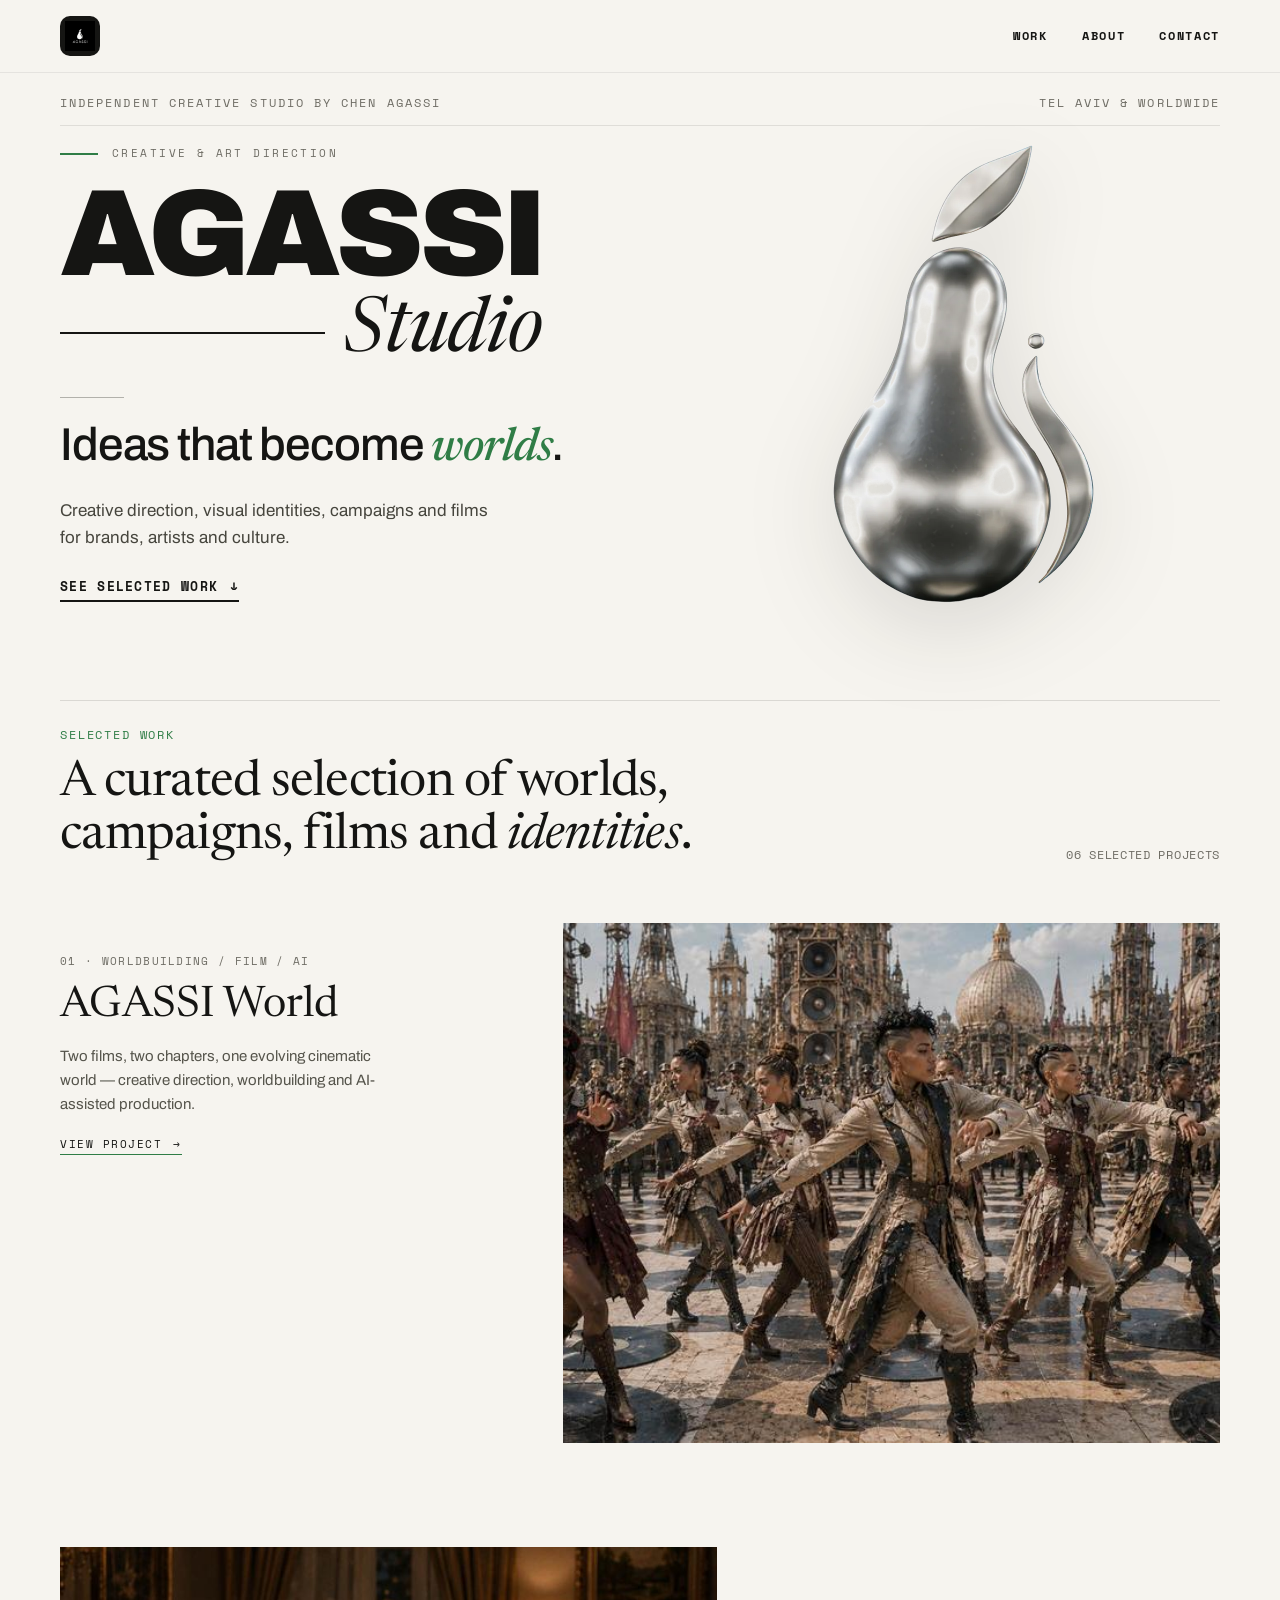
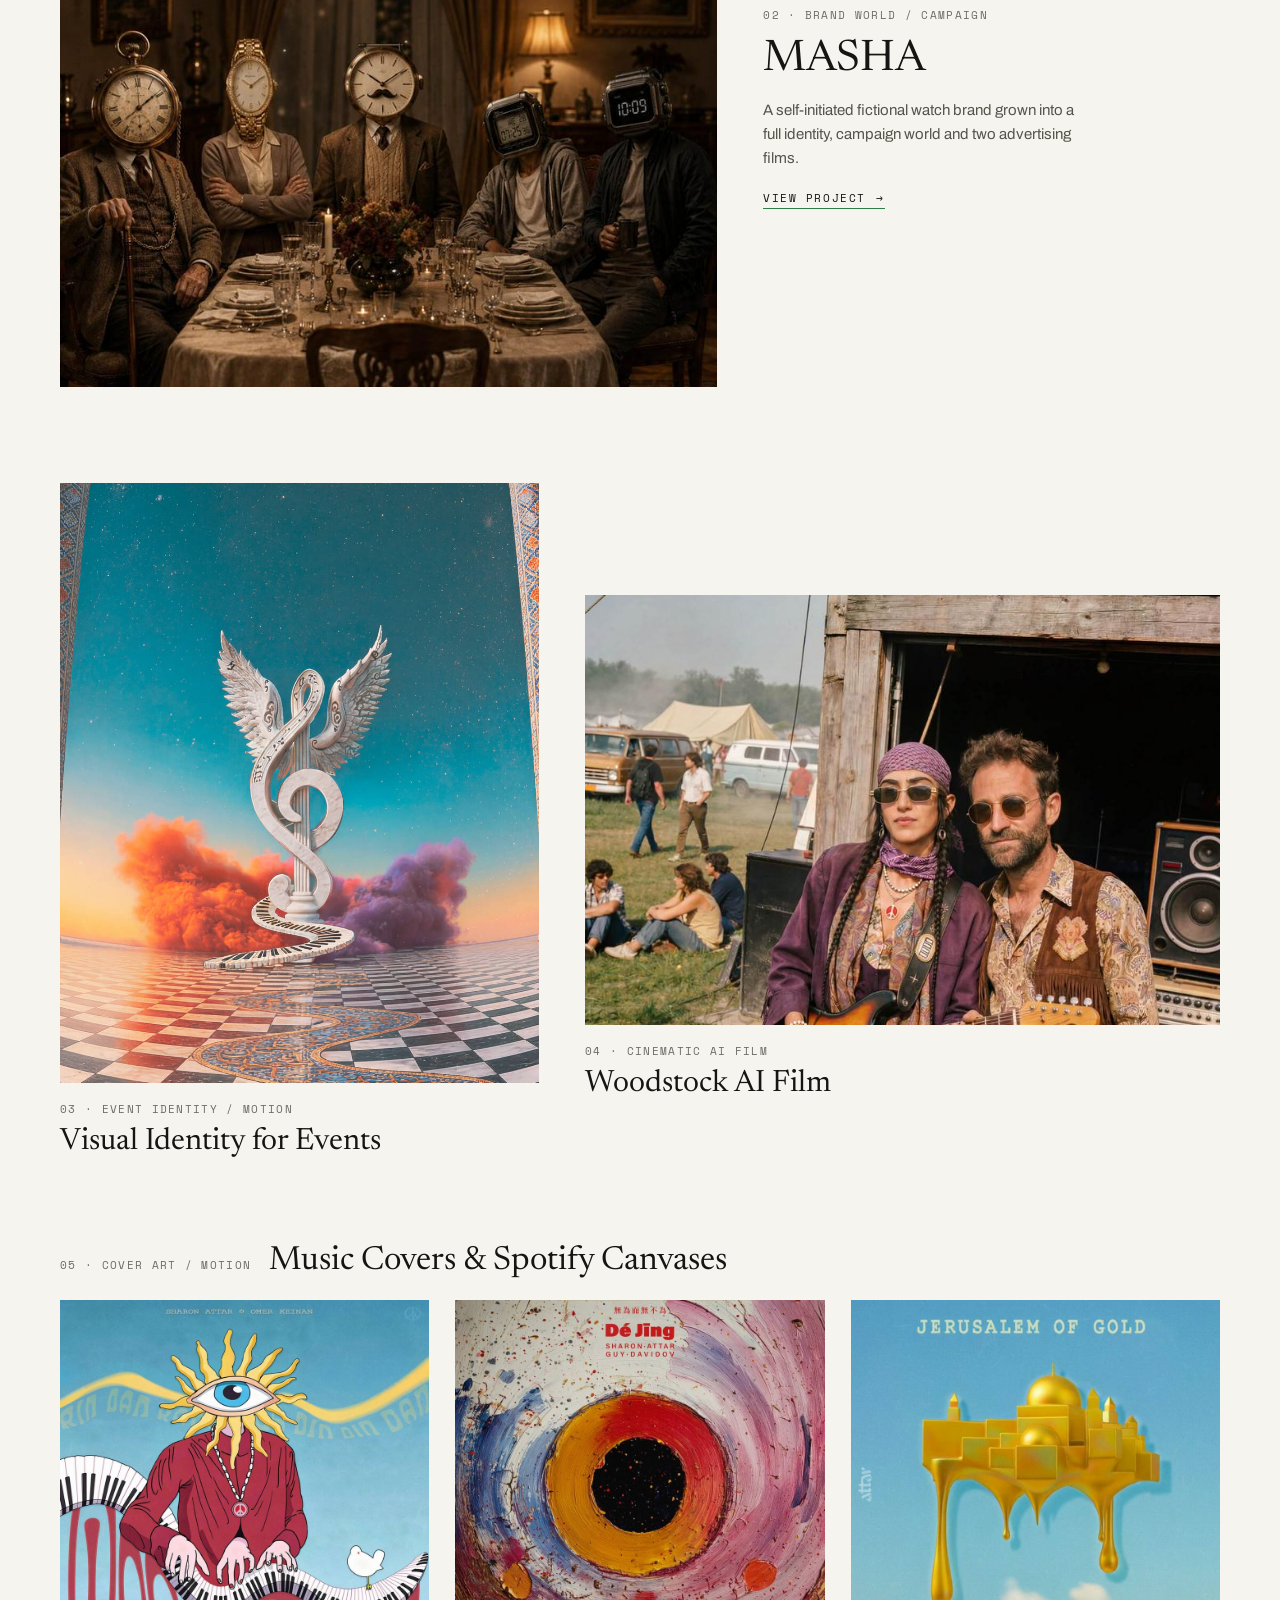
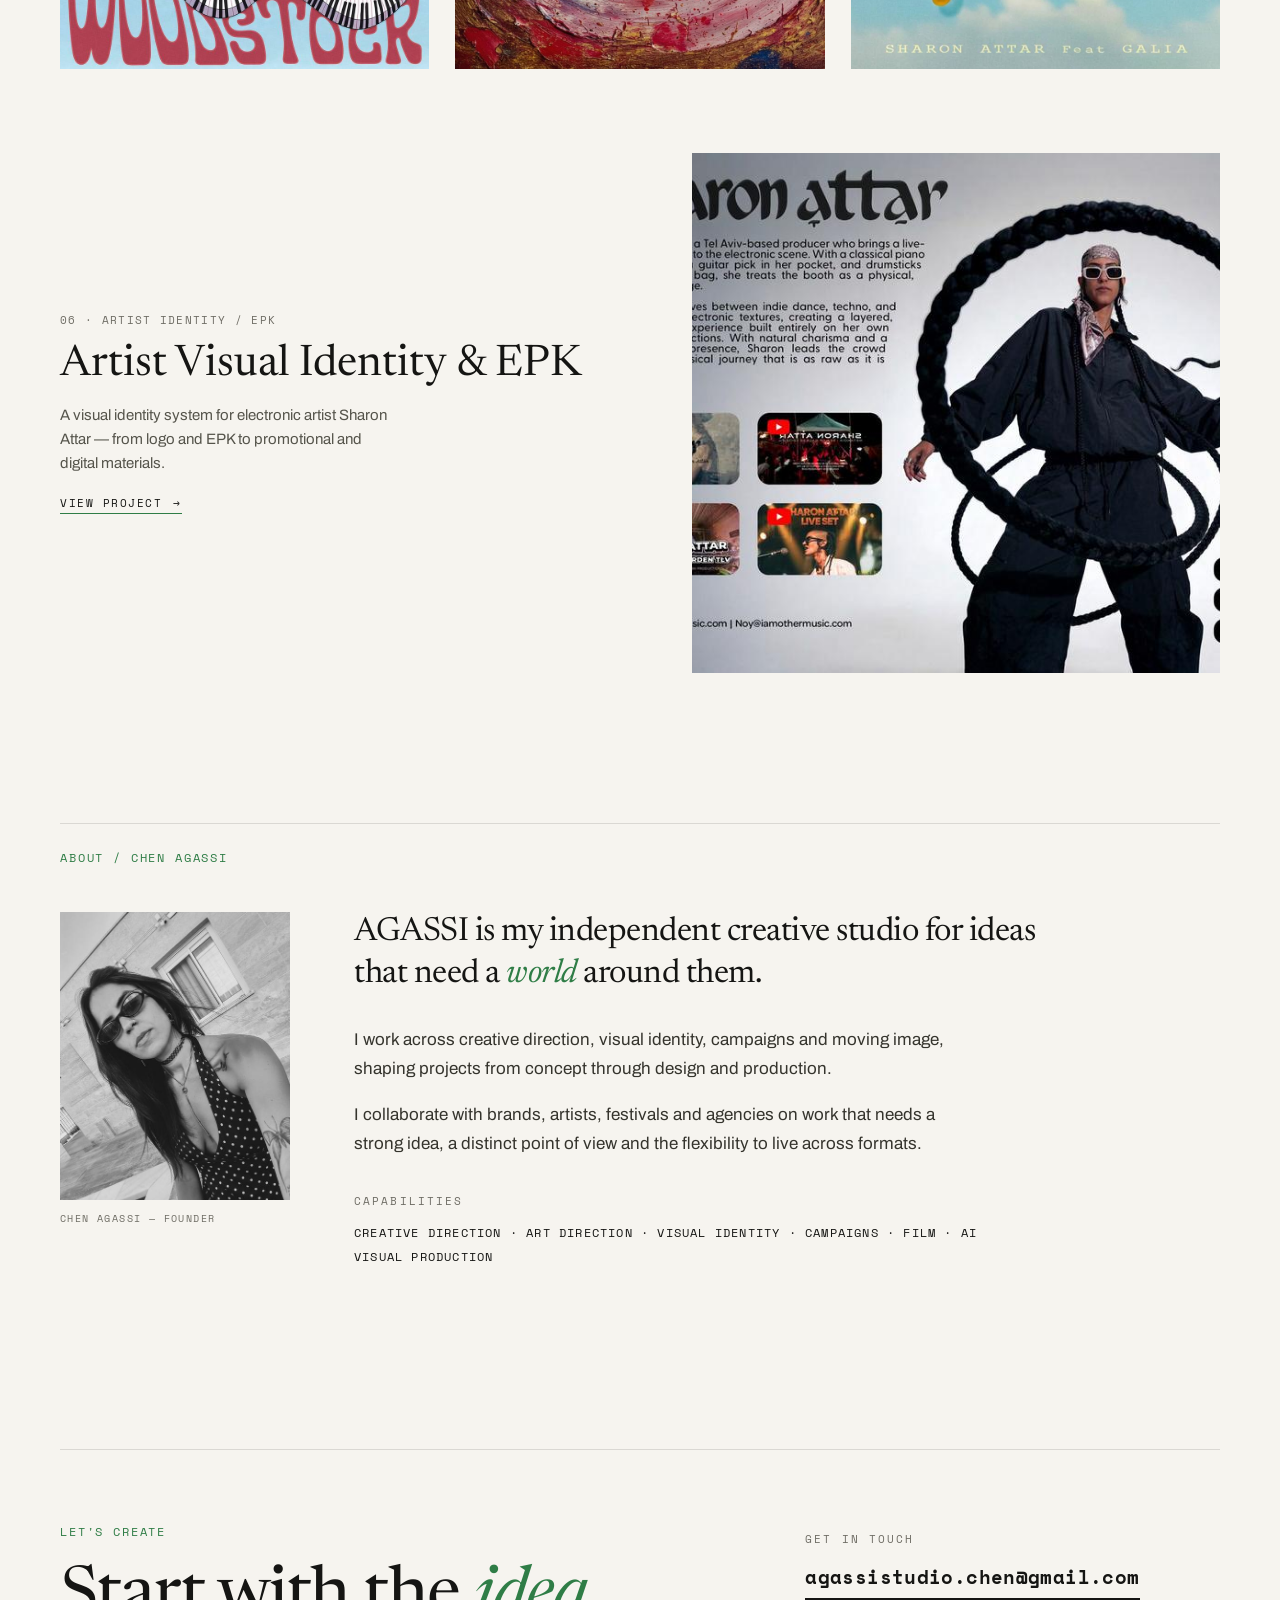
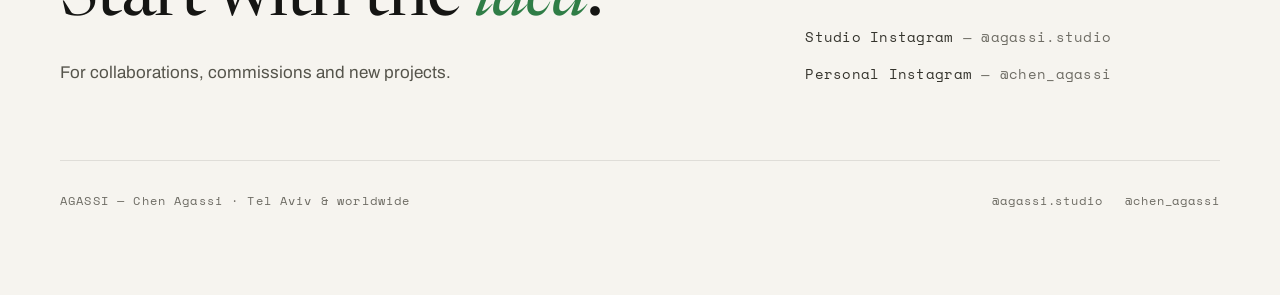
<file: index.html>
<!DOCTYPE html>
<html lang="en">
<head>
<meta charset="utf-8">
<meta name="viewport" content="width=device-width, initial-scale=1, viewport-fit=cover">
<title>AGASSI — Chen Agassi | Creative Studio</title>
<meta name="description" content="AGASSI is Chen Agassi’s independent creative studio for creative direction, visual identities, campaigns and films for brands, artists and culture.">
<meta name="theme-color" content="#f6f4ef">
<link rel="canonical" href="https://www.agassistudio.com/">
<meta property="og:url" content="https://www.agassistudio.com/">
<meta property="og:type" content="website">
<meta property="og:site_name" content="AGASSI">
<meta property="og:title" content="AGASSI — Chen Agassi">
<meta property="og:description" content="Ideas that become worlds. Creative direction, visual identities, campaigns and films for brands, artists and culture.">
<meta property="og:image" content="https://www.agassistudio.com/assets/agassi-social-share.jpg">
<meta property="og:image:width" content="1200">
<meta property="og:image:height" content="630">
<meta property="og:image:alt" content="AGASSI — Chen Agassi Creative Studio">
<meta name="twitter:image" content="https://www.agassistudio.com/assets/agassi-social-share.jpg">
<meta name="twitter:card" content="summary_large_image">
<link rel="icon" type="image/png" sizes="32x32" href="assets/favicon-32.png">
<link rel="apple-touch-icon" href="assets/apple-touch-icon.png">
<link rel="preconnect" href="https://fonts.googleapis.com">
<link rel="preconnect" href="https://fonts.gstatic.com" crossorigin>
<link rel="stylesheet" href="https://fonts.googleapis.com/css2?family=Archivo:wght@400;500;600;700;900&family=Newsreader:ital,opsz,wght@0,6..72,400;0,6..72,500;1,6..72,400;1,6..72,500&family=Space+Mono:wght@400;700&display=swap">
<link rel="stylesheet" href="css/agassi.css">
<link rel="preload" as="image" href="assets/pear_silver_clean.webp" type="image/webp" fetchpriority="high">
</head>
<body>
<a class="skip" href="#main">Skip to content</a>
<header class="site-header pad">
  <a href="#top" aria-label="AGASSI — home">
    <span class="logo-chip"><img src="assets/agassi_logo_primary.png" alt="" width="30" height="30"></span>
  </a>
  <nav class="nav" aria-label="Primary">
    <a href="#work">Work</a>
    <a href="#about">About</a>
    <a href="#contact">Contact</a>
  </nav>
</header>
<main id="main">
<!-- HERO -->
<section id="top" class="hero pad" aria-label="Introduction">
  <div class="wrap">
    <div class="hero-meta">
      <span>Independent creative studio by Chen Agassi</span>
      <span>Tel Aviv &amp; worldwide</span>
    </div>
    <div class="hero-grid">
      <div class="hw">
        <p class="hero-kicker">Creative &amp; Art Direction</p>
        <h1 class="lockup" aria-label="AGASSI Studio">
          <span class="lockup-word" aria-hidden="true">AGASSI</span>
          <span class="lockup-sub" aria-hidden="true"><span class="lockup-rule"></span><span class="lockup-studio">Studio</span></span>
        </h1>
      </div>
      <div class="hp">
        <picture>
          <source type="image/webp" srcset="assets/pear_silver_clean-600h.webp 343w, assets/pear_silver_clean.webp 526w" sizes="(max-width:767px) 170px, 263px">
          <img class="pear-img" src="assets/pear_silver_clean.png" alt="AGASSI silver pear symbol" width="526" height="920" fetchpriority="high">
        </picture>
      </div>
      <div class="hs">
        <div class="stmt-rule" aria-hidden="true"></div>
        <p class="stmt">Ideas that become <span class="accent">worlds</span>.</p>
        <p class="hero-support">Creative direction, visual identities, campaigns and films for brands, artists and culture.</p>
        <a href="#work" class="cta">See selected work <span class="arrow" aria-hidden="true">↓</span></a>
      </div>
    </div>
  </div>
</section>

<!-- SELECTED WORK -->
<section id="work" class="work pad" aria-labelledby="work-title">
  <div class="wrap">
    <div class="work-head">
      <div>
        <p class="eyebrow">Selected Work</p>
        <h2 id="work-title" class="work-title">A curated selection of worlds, campaigns, films and <em>identities</em>.</h2>
      </div>
      <p class="work-count">06 SELECTED PROJECTS</p>
    </div>

    <!-- 01 -->
    <a href="world.html" class="proj p-world">
      <div class="exh-two">
        <div class="ptext">
          <p class="meta">01 · Worldbuilding / Film / AI</p>
          <h3 class="ptitle ptitle--lg">AGASSI World</h3>
          <p class="blurb">Two films, two chapters, one evolving cinematic world — creative direction, worldbuilding and AI-assisted production.</p>
          <span class="pcta">View project <span class="arrow" aria-hidden="true">→</span></span>
        </div>
        <div class="frame">
          <img class="img-world" src="assets/world_cover.jpg" srcset="assets/world_cover-800w.jpg 800w, assets/world_cover.jpg 1600w" sizes="(max-width:767px) 100vw, 56vw" width="1600" height="901" alt="AGASSI World — the parade" loading="lazy" decoding="async">
        </div>
      </div>
    </a>

    <!-- 02 -->
    <a href="masha.html" class="proj p-masha">
      <div class="exh-two">
        <div class="frame">
          <img class="img-masha" src="assets/masha_fiction_cover.jpg" srcset="assets/masha_fiction_cover-800w.jpg 800w, assets/masha_fiction_cover.jpg 1600w" sizes="(max-width:767px) 100vw, 56vw" width="1600" height="1999" alt="MASHA — the assembly" loading="lazy" decoding="async">
        </div>
        <div class="ptext">
          <p class="meta">02 · Brand World / Campaign</p>
          <h3 class="ptitle ptitle--lg">MASHA</h3>
          <p class="blurb">A self-initiated fictional watch brand grown into a full identity, campaign world and two advertising films.</p>
          <span class="pcta">View project <span class="arrow" aria-hidden="true">→</span></span>
        </div>
      </div>
    </a>

    <!-- 03 + 04 -->
    <div class="pair">
      <a href="events.html" class="proj p-events">
        <div class="frame">
          <img class="img-events" src="assets/event_soul606_keyvisual.jpg" width="900" height="1613" alt="SOUL 6.6 key visual" loading="lazy" decoding="async">
        </div>
        <div class="pcap">
          <p class="meta">03 · Event Identity / Motion</p>
          <h3 class="ptitle ptitle--md">Visual Identity for Events</h3>
          <span class="pcta pcta--m">View project <span class="arrow" aria-hidden="true">→</span></span>
        </div>
      </a>
      <a href="woodstock.html" class="proj p-woodstock">
        <div class="frame">
          <img class="img-woodstock" src="assets/woodstock_cover.jpg" srcset="assets/woodstock_cover-800w.jpg 800w, assets/woodstock_cover.jpg 1600w" sizes="(max-width:767px) 100vw, 54vw" width="1600" height="1986" alt="Woodstock AI Film" loading="lazy" decoding="async">
        </div>
        <div class="pcap">
          <p class="meta">04 · Cinematic AI Film</p>
          <h3 class="ptitle ptitle--md">Woodstock AI Film</h3>
          <span class="pcta pcta--m">View project <span class="arrow" aria-hidden="true">→</span></span>
        </div>
      </a>
    </div>

    <!-- 05 -->
    <a href="music.html" class="proj p-music">
      <div class="music-head">
        <p class="meta">05 · Cover Art / Motion</p>
        <h3 class="ptitle">Music Covers &amp; Spotify Canvases</h3>
      </div>
      <div class="music-grid">
        <div class="frame"><img src="assets/music_woodstock_cover.jpg" width="900" height="900" alt="Woodstock cover" loading="lazy" decoding="async"></div>
        <div class="frame"><img src="assets/music_dejing_cover.jpg" width="900" height="900" alt="Dé Jing cover" loading="lazy" decoding="async"></div>
        <div class="frame"><img src="assets/music_jerusalem_cover.jpg" width="900" height="1132" alt="Jerusalem of Gold cover" loading="lazy" decoding="async"></div>
      </div>
      <span class="pcta pcta--m">View project <span class="arrow" aria-hidden="true">→</span></span>
    </a>

    <!-- 06 -->
    <a href="artist-epk.html" class="proj p-epk exh-epk">
      <div class="frame">
        <img class="img-epk" src="assets/artist_epk_main.jpg" srcset="assets/artist_epk_main-800w.jpg 800w, assets/artist_epk_main.jpg 1400w" sizes="(max-width:767px) 100vw, 46vw" width="1400" height="990" alt="Sharon Attar EPK" loading="lazy" decoding="async">
      </div>
      <div class="ptext">
        <p class="meta">06 · Artist Identity / EPK</p>
        <h3 class="ptitle ptitle--lg">Artist Visual Identity &amp; EPK</h3>
        <p class="blurb">A visual identity system for electronic artist Sharon Attar — from logo and EPK to promotional and digital materials.</p>
        <span class="pcta">View project <span class="arrow" aria-hidden="true">→</span></span>
      </div>
    </a>
  </div>
</section>

<!-- ABOUT -->
<section id="about" class="about pad" aria-labelledby="about-title">
  <div class="wrap">
    <h2 id="about-title" class="eyebrow">About / Chen Agassi</h2>
    <div class="about-row">
      <figure class="about-portrait">
        <img src="assets/chen_portrait_bw.jpg" width="480" height="617" alt="Portrait of Chen Agassi, founder of AGASSI" loading="lazy" decoding="async">
        <figcaption>Chen Agassi — Founder</figcaption>
      </figure>
      <div class="about-body">
        <p class="about-lead">AGASSI is my independent creative studio for ideas that need a <span class="accent">world</span> around them.</p>
        <p class="about-txt">I work across creative direction, visual identity, campaigns and moving image, shaping projects from concept through design and production.</p>
        <p class="about-txt">I collaborate with brands, artists, festivals and agencies on work that needs a strong idea, a distinct point of view and the flexibility to live across formats.</p>
        <p class="label">Capabilities</p>
        <p class="caps">Creative Direction · Art Direction · Visual Identity · Campaigns · Film · AI Visual Production</p>
      </div>
    </div>
  </div>
</section>
<section id="contact" class="contact pad" aria-labelledby="contact-title">
  <div class="wrap">
    <div class="contact-grid">
      <div>
        <p class="eyebrow">Let's Create</p>
        <h2 id="contact-title" class="contact-title">Start with the <span class="accent">idea</span>.</h2>
        <p class="contact-sub">For collaborations, commissions and new projects.</p>
      </div>
      <div>
        <p class="label">Get in touch</p>
        <a href="mailto:agassistudio.chen@gmail.com" class="email">agassistudio.chen@gmail.com</a>
        <div class="socials">
          <a href="https://www.instagram.com/agassi.studio/" target="_blank" rel="noopener">Studio Instagram <span>— @agassi.studio</span></a>
          <a href="https://www.instagram.com/chen_agassi/" target="_blank" rel="noopener">Personal Instagram <span>— @chen_agassi</span></a>
        </div>
      </div>
    </div>
  </div>
</section>
</main>
<footer class="site-footer pad">
  <div class="wrap">
    <div class="footer">
      <span>AGASSI — Chen Agassi · Tel Aviv &amp; worldwide</span>
      <nav aria-label="Social">
        <a href="https://www.instagram.com/agassi.studio/" target="_blank" rel="noopener">@agassi.studio</a>
        <a href="https://www.instagram.com/chen_agassi/" target="_blank" rel="noopener">@chen_agassi</a>
      </nav>
    </div>
  </div>
</footer>
</body>
</html>
</file>
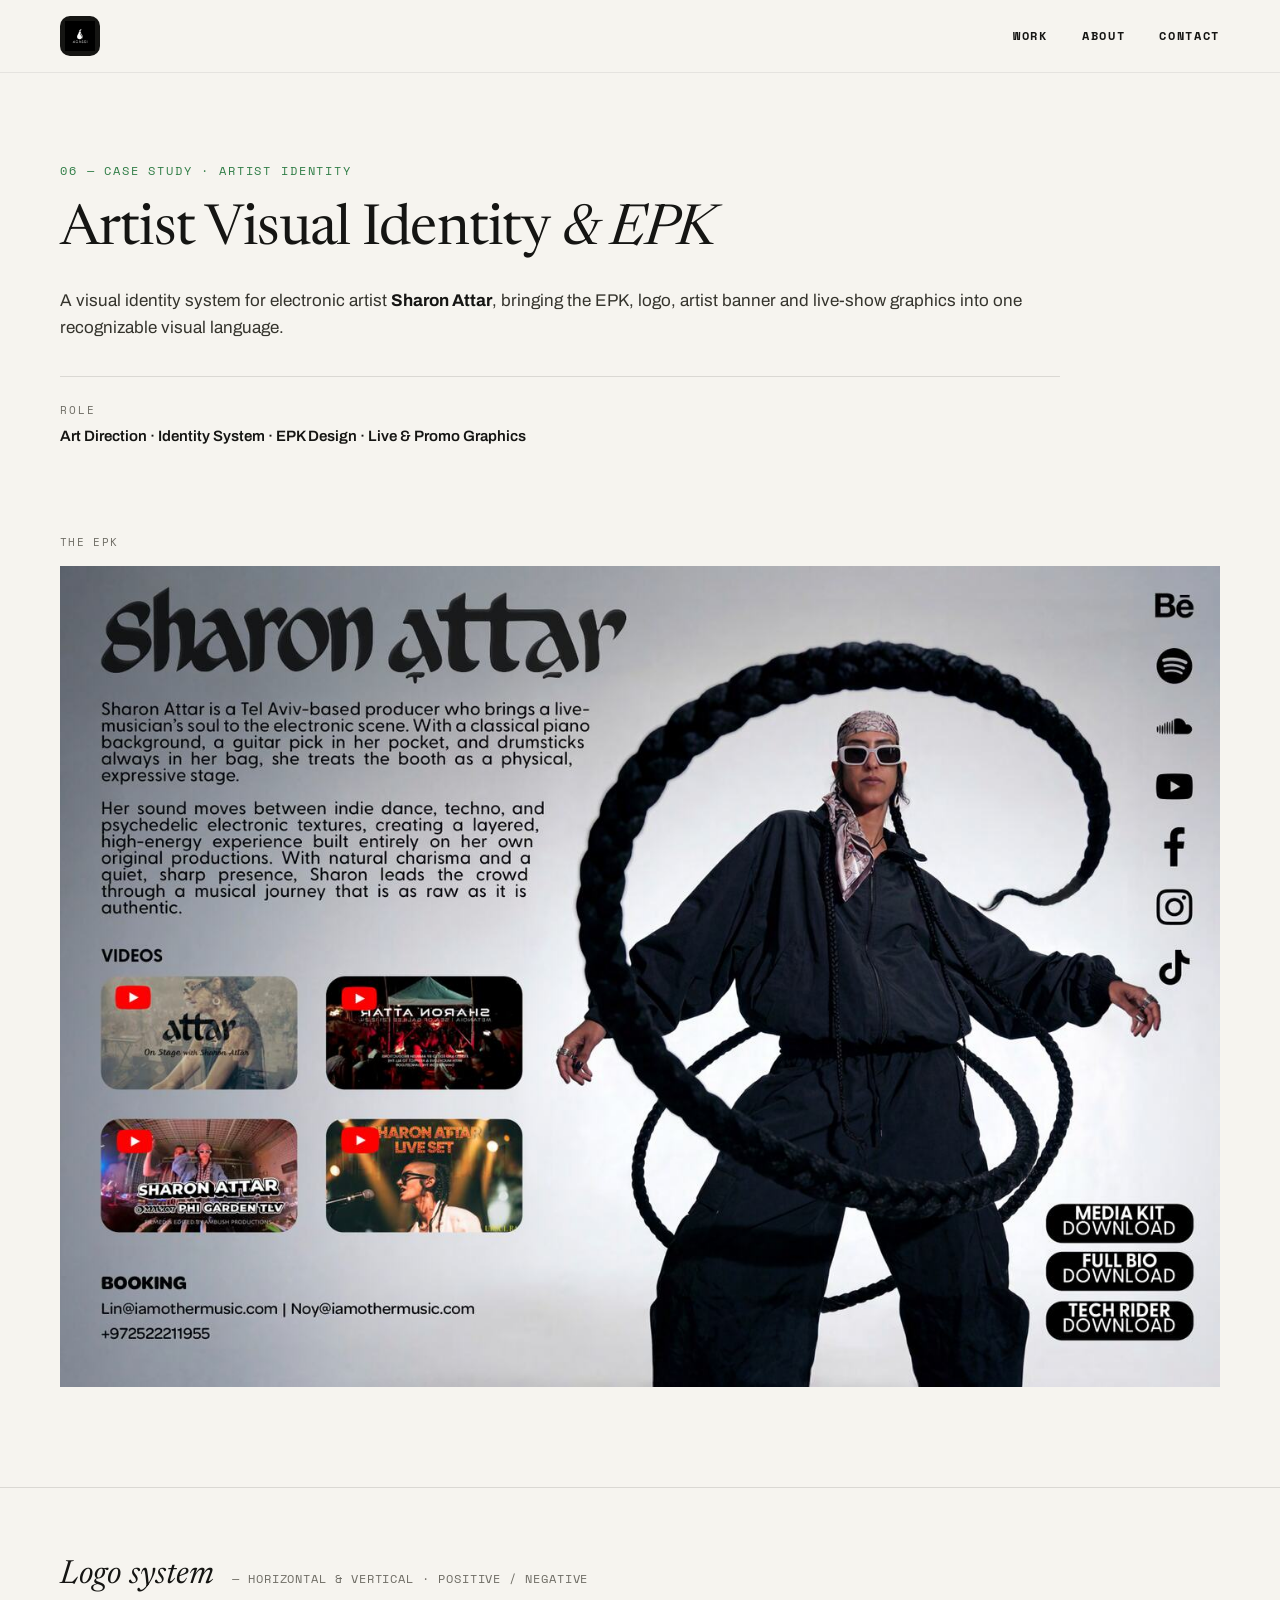
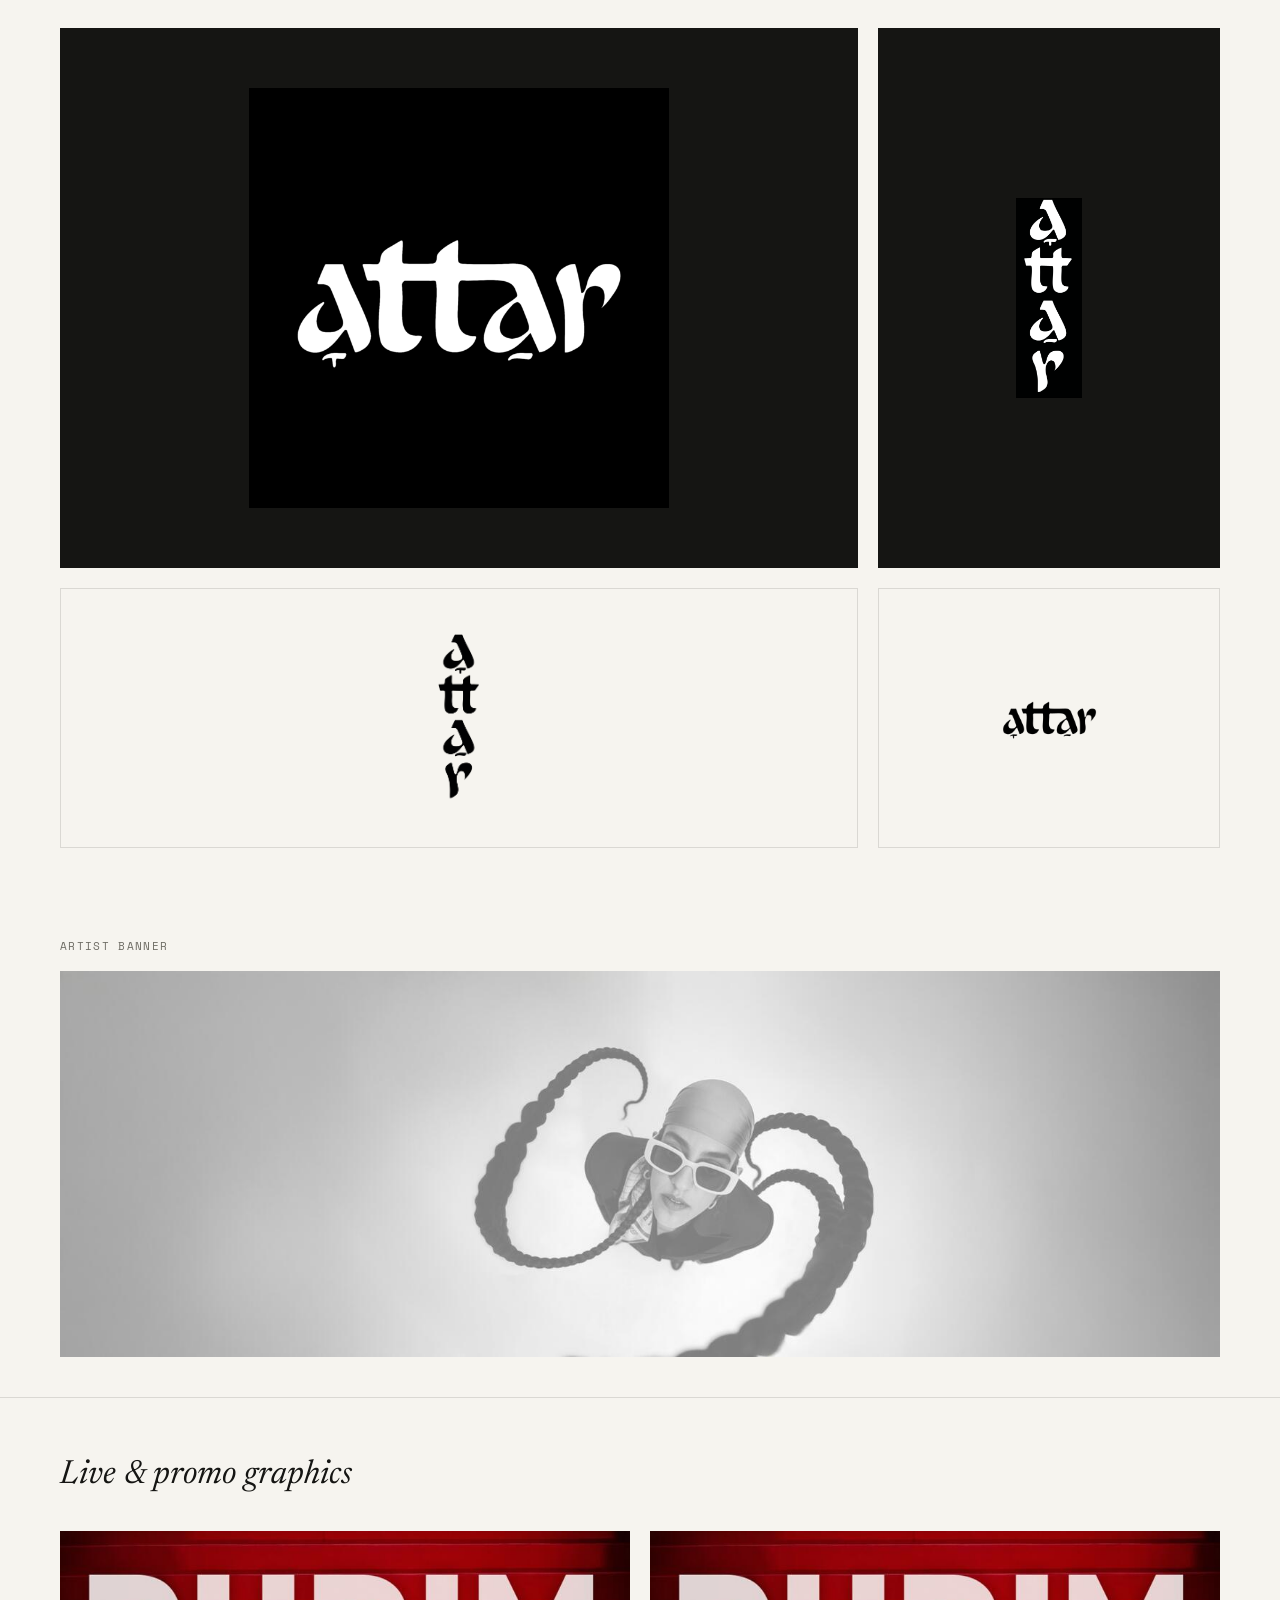
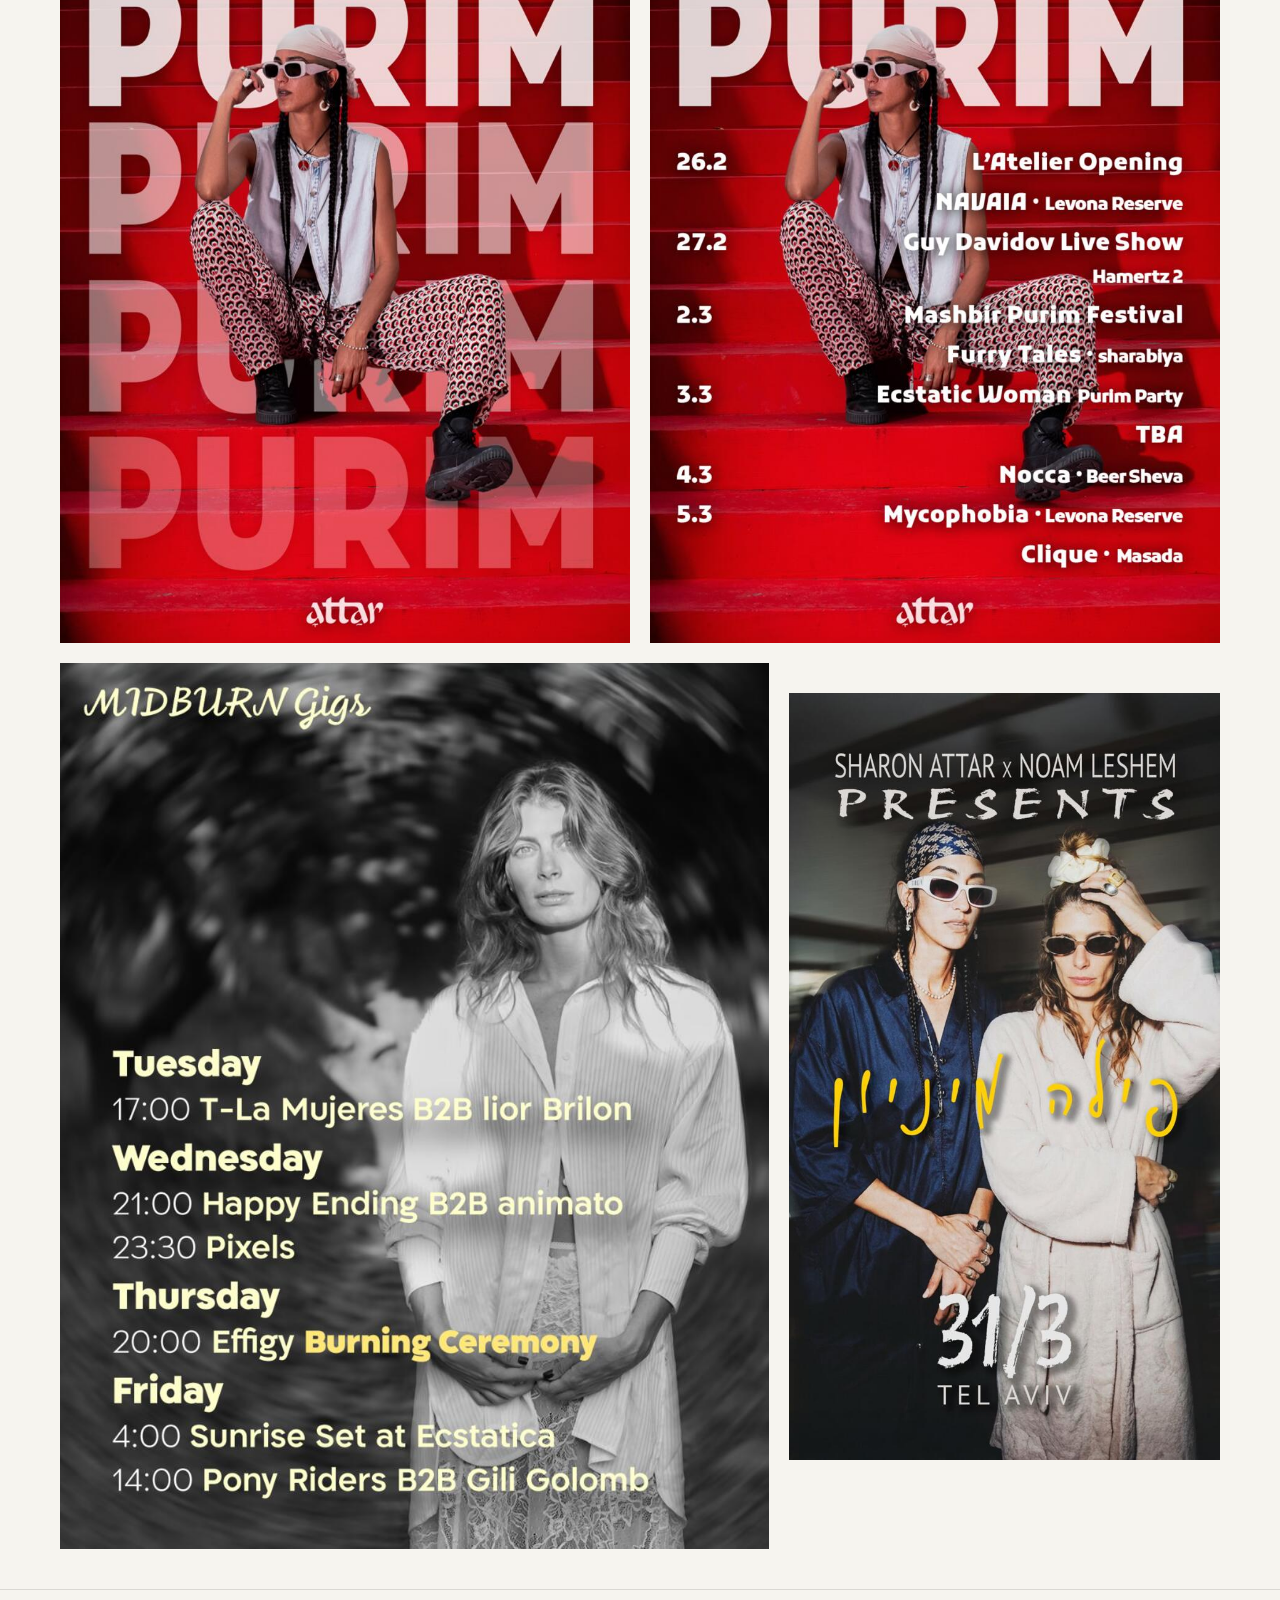
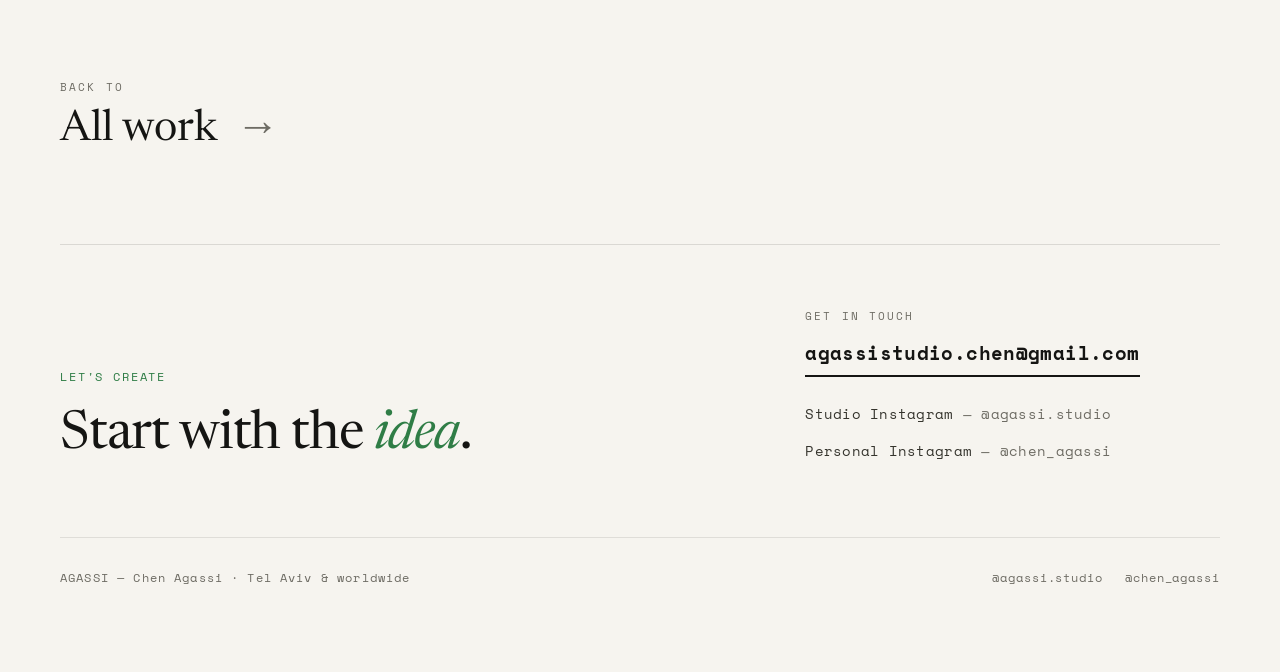
<file: artist-epk.html>
<!DOCTYPE html>
<html lang="en">
<head>
<meta charset="utf-8">
<meta name="viewport" content="width=device-width, initial-scale=1, viewport-fit=cover">
<title>Artist Visual Identity &amp; EPK — AGASSI | Chen Agassi</title>
<meta name="description" content="A visual identity system for electronic artist Sharon Attar, bringing the EPK, logo, artist banner and live-show graphics into one recognizable visual language.">
<meta name="theme-color" content="#f6f4ef">
<link rel="canonical" href="https://www.agassistudio.com/artist-epk.html">
<meta property="og:url" content="https://www.agassistudio.com/artist-epk.html">
<meta property="og:type" content="website">
<meta property="og:site_name" content="AGASSI">
<meta property="og:title" content="Artist Visual Identity &amp; EPK — AGASSI">
<meta property="og:description" content="A visual identity system for electronic artist Sharon Attar — EPK, logo, banner and live-show graphics.">
<meta property="og:image" content="https://www.agassistudio.com/assets/artist_epk_main.jpg">
<meta name="twitter:card" content="summary_large_image">
<link rel="icon" type="image/png" sizes="32x32" href="assets/favicon-32.png">
<link rel="apple-touch-icon" href="assets/apple-touch-icon.png">
<link rel="preconnect" href="https://fonts.googleapis.com">
<link rel="preconnect" href="https://fonts.gstatic.com" crossorigin>
<link rel="stylesheet" href="https://fonts.googleapis.com/css2?family=Archivo:wght@400;500;600;700;900&family=Newsreader:ital,opsz,wght@0,6..72,400;0,6..72,500;1,6..72,400;1,6..72,500&family=Space+Mono:wght@400;700&display=swap">
<link rel="stylesheet" href="css/agassi.css">
<style>
.epk-head{padding-bottom:50px}
.epk-head .wrap > *{max-width:1000px}
.epk-main{padding-top:20px;padding-bottom:40px}
.epk-main .slot-label{margin-bottom:16px}
.logos{padding-top:70px;padding-bottom:40px;border-top:1px solid var(--hair);margin-top:60px}
.logo-grid{grid-template-columns:1.4fr .6fr;align-items:stretch}
.tile{display:flex;align-items:center;justify-content:center;min-height:260px;padding:60px}
.tile--ink{background:var(--ink)}
.tile--light{border:1px solid var(--hair);min-height:220px;padding:44px}
.tile--v{padding:44px}
.banner{padding-top:50px;padding-bottom:40px}
.banner .slot-label{margin-bottom:16px}
.gigs{padding-top:60px;padding-bottom:40px;border-top:1px solid var(--hair)}
.gig-a{grid-template-columns:1fr 1fr;margin-bottom:20px}
.gig-b{grid-template-columns:1.15fr .7fr}
.ar-45{aspect-ratio:4/5}.ar-916{aspect-ratio:9/16}
@media (max-width:767px){
  .logos{margin-top:24px;padding-top:56px}
  .tile{min-height:200px;padding:40px}
  .tile img.lh{width:70% !important}
  .tile img.lv{height:150px !important}
}
</style>
</head>
<body>
<a class="skip" href="#main">Skip to content</a>
<header class="site-header pad">
  <a href="index.html" aria-label="AGASSI — home">
    <span class="logo-chip"><img src="assets/agassi_logo_primary.png" alt="" width="30" height="30"></span>
  </a>
  <nav class="nav" aria-label="Primary">
    <a href="index.html#work">Work</a>
    <a href="index.html#about">About</a>
    <a href="#contact">Contact</a>
  </nav>
</header>
<main id="main">
<section class="ph epk-head pad" aria-labelledby="p-title">
  <div class="wrap">
    <p class="eyebrow" style="margin-bottom:24px">06 — Case Study · Artist Identity</p>
    <h1 id="p-title" class="p-h1 p-h1--sm" style="margin-bottom:26px">Artist Visual Identity <em>&amp; EPK</em></h1>
    <p class="p-intro">A visual identity system for electronic artist <strong>Sharon Attar</strong>, bringing the EPK, logo, artist banner and live-show graphics into one recognizable visual language.</p>
    <dl class="p-facts">
      <div><dt class="label">Role</dt><dd class="v">Art Direction · Identity System · EPK Design · Live &amp; Promo Graphics</dd></div>
    </dl>
  </div>
</section>

<section class="epk-main pad" aria-labelledby="epk-l">
  <div class="wrap">
    <h2 id="epk-l" class="meta slot-label">The EPK</h2>
    <img class="cover" src="assets/artist_epk_main.jpg" srcset="assets/artist_epk_main-800w.jpg 800w, assets/artist_epk_main.jpg 1400w" sizes="(max-width:1560px) 100vw, 1560px" width="1400" height="990" alt="Sharon Attar EPK" fetchpriority="high">
  </div>
</section>

<section class="logos pad" aria-labelledby="logo-l">
  <div class="wrap">
    <div class="ch-head" style="margin-bottom:34px">
      <h2 id="logo-l" class="ch-title">Logo system</h2>
      <p class="ch-meta">— Horizontal &amp; vertical · Positive / Negative</p>
    </div>
    <div class="g logo-grid">
      <div class="tile tile--ink"><img class="lh" src="assets/artist_logo_h_white.png" width="700" height="700" alt="Attar logo — white on black" style="width:62%;max-width:420px" loading="lazy" decoding="async"></div>
      <div class="tile tile--ink tile--v"><img class="lv" src="assets/artist_logo_v_white.png" width="500" height="1501" alt="Attar logo vertical — white on black" style="height:200px;width:auto" loading="lazy" decoding="async"></div>
      <div class="tile tile--light"><img class="lv" src="assets/artist_logo_v_black.png" width="500" height="1501" alt="Attar logo vertical — black" style="height:170px;width:auto" loading="lazy" decoding="async"></div>
      <div class="tile tile--light" style="padding:60px"><img class="lh" src="assets/artist_logo_h_black.png" width="700" height="700" alt="Attar logo — black" style="width:55%;max-width:360px" loading="lazy" decoding="async"></div>
    </div>
  </div>
</section>

<section class="banner pad" aria-labelledby="banner-l">
  <div class="wrap">
    <h2 id="banner-l" class="meta slot-label">Artist Banner</h2>
    <img class="cover" src="assets/artist_banner.jpg" width="1600" height="533" alt="Sharon Attar banner" loading="lazy" decoding="async">
  </div>
</section>

<section class="gigs pad" aria-labelledby="gigs-l">
  <div class="wrap">
    <div class="ch-head" style="margin-bottom:36px">
      <h2 id="gigs-l" class="ch-title">Live &amp; promo graphics</h2>
    </div>
    <div class="g gig-a">
      <img class="cover ar-45" src="assets/artist_purim_key.jpg" width="800" height="1000" alt="Purim key visual" loading="lazy" decoding="async">
      <img class="cover ar-45" src="assets/artist_purim_schedule.jpg" width="800" height="1000" alt="Purim gigs schedule" loading="lazy" decoding="async">
    </div>
    <div class="g gig-b">
      <img class="cover ar-45" src="assets/artist_midburn_schedule.jpg" width="900" height="1125" alt="Midburn gigs schedule" loading="lazy" decoding="async">
      <img class="cover ar-916 off" style="--mt:30px" src="assets/artist_noam_poster.jpg" width="700" height="1244" alt="Sharon Attar × Noam Leshem poster" loading="lazy" decoding="async">
    </div>
  </div>
</section>

<a href="index.html" class="next pad">
  <div class="wrap next-row">
    <div>
      <p class="label">Back to</p>
      <p class="next-title">All work <span class="arrow" aria-hidden="true">→</span></p>
    </div>
    
  </div>
</a>
<section id="contact" class="contact contact--compact pad" aria-labelledby="contact-title">
  <div class="wrap">
    <div class="contact-grid">
      <div>
        <p class="eyebrow">Let's Create</p>
        <h2 id="contact-title" class="contact-title">Start with the <span class="accent">idea</span>.</h2>
      </div>
      <div>
        <p class="label">Get in touch</p>
        <a href="mailto:agassistudio.chen@gmail.com" class="email">agassistudio.chen@gmail.com</a>
        <div class="socials">
          <a href="https://www.instagram.com/agassi.studio/" target="_blank" rel="noopener">Studio Instagram <span>— @agassi.studio</span></a>
          <a href="https://www.instagram.com/chen_agassi/" target="_blank" rel="noopener">Personal Instagram <span>— @chen_agassi</span></a>
        </div>
      </div>
    </div>
  </div>
</section>
</main>
<footer class="site-footer pad">
  <div class="wrap">
    <div class="footer">
      <span>AGASSI — Chen Agassi · Tel Aviv &amp; worldwide</span>
      <nav aria-label="Social">
        <a href="https://www.instagram.com/agassi.studio/" target="_blank" rel="noopener">@agassi.studio</a>
        <a href="https://www.instagram.com/chen_agassi/" target="_blank" rel="noopener">@chen_agassi</a>
      </nav>
    </div>
  </div>
</footer>
</body>
</html>
</file>
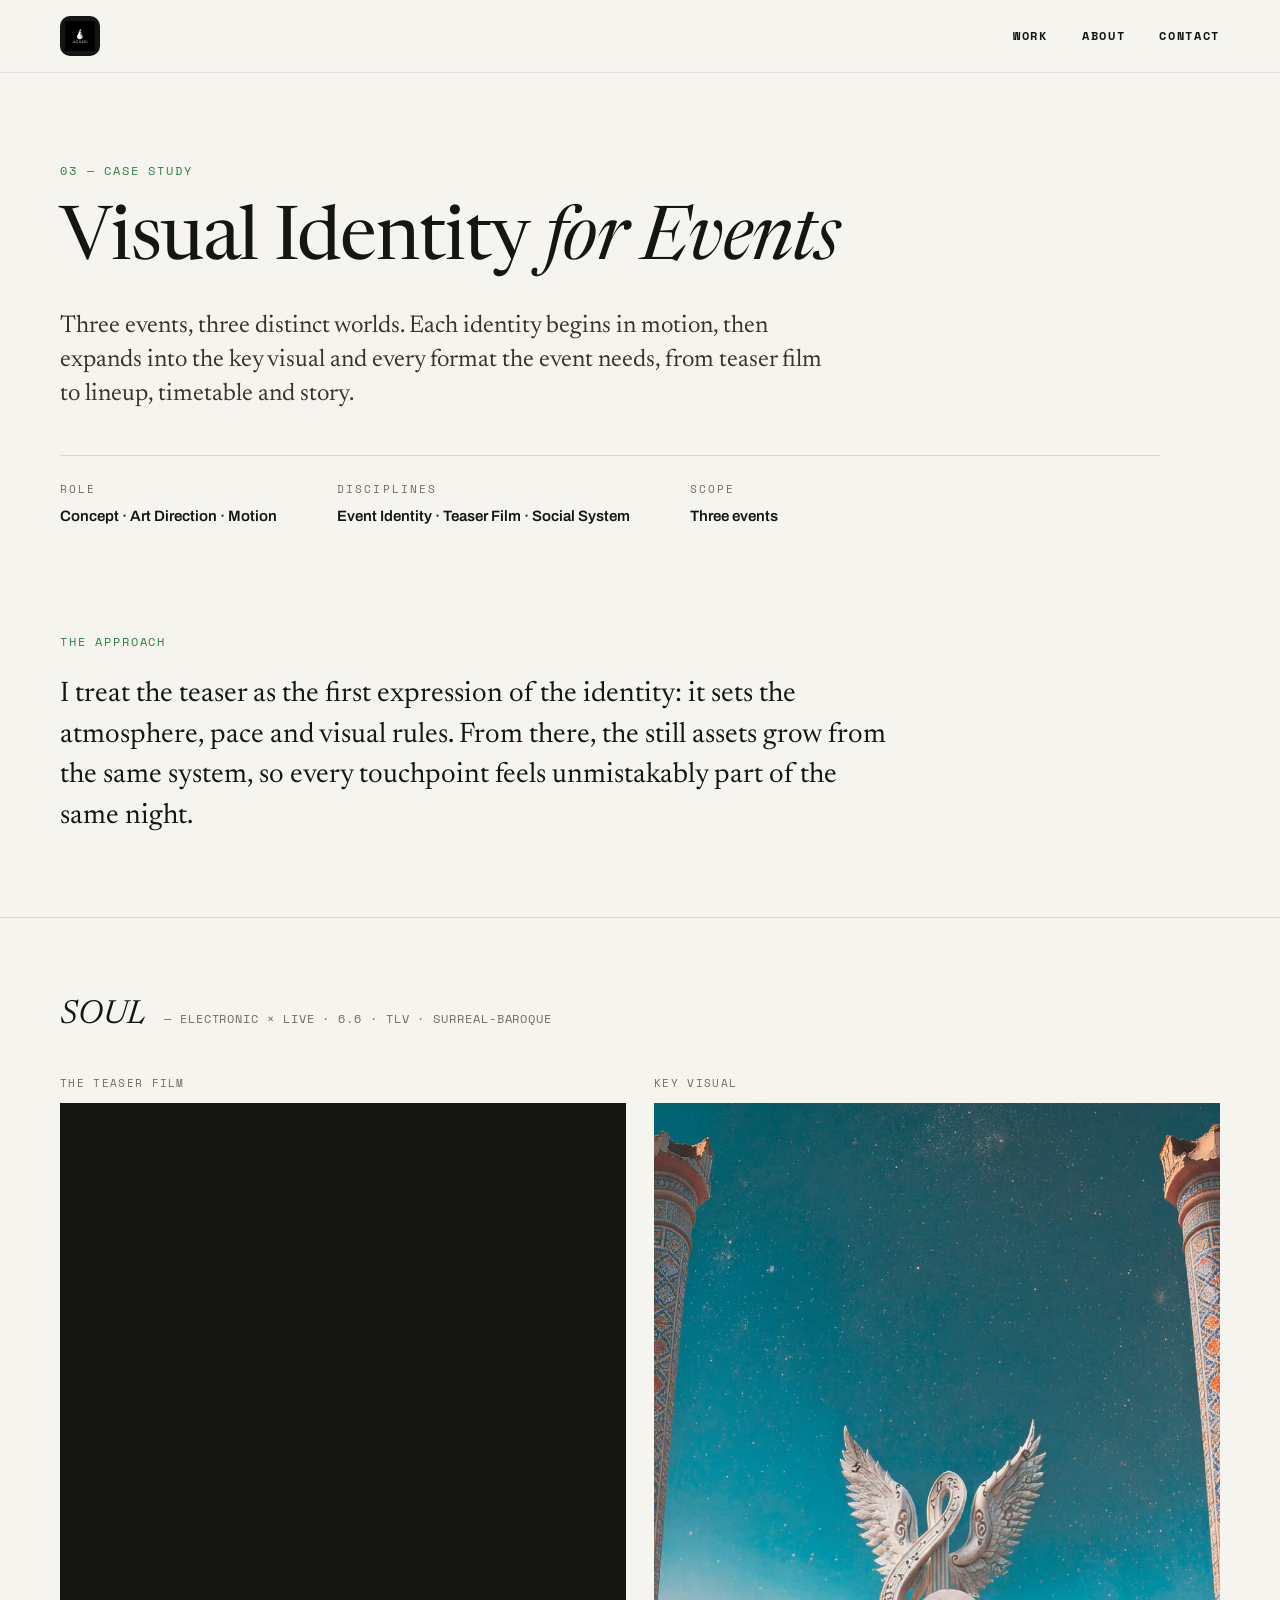
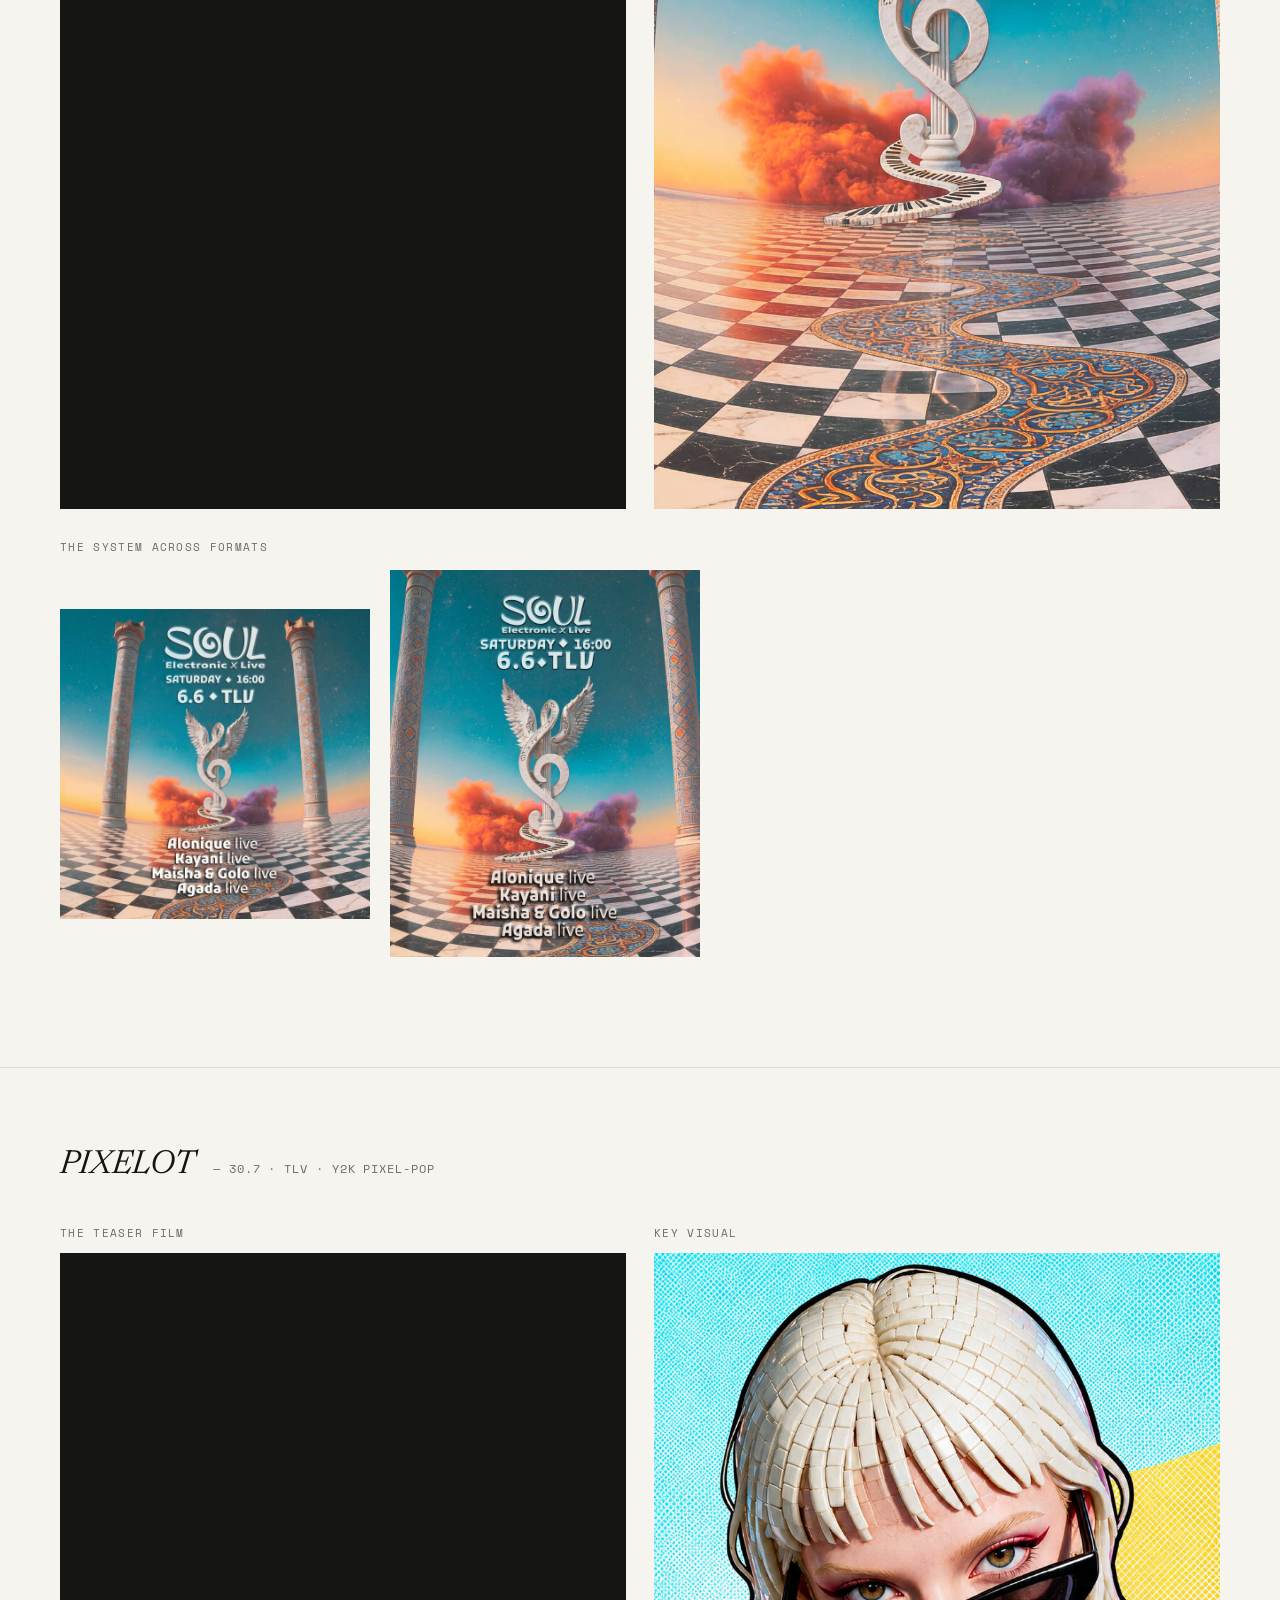
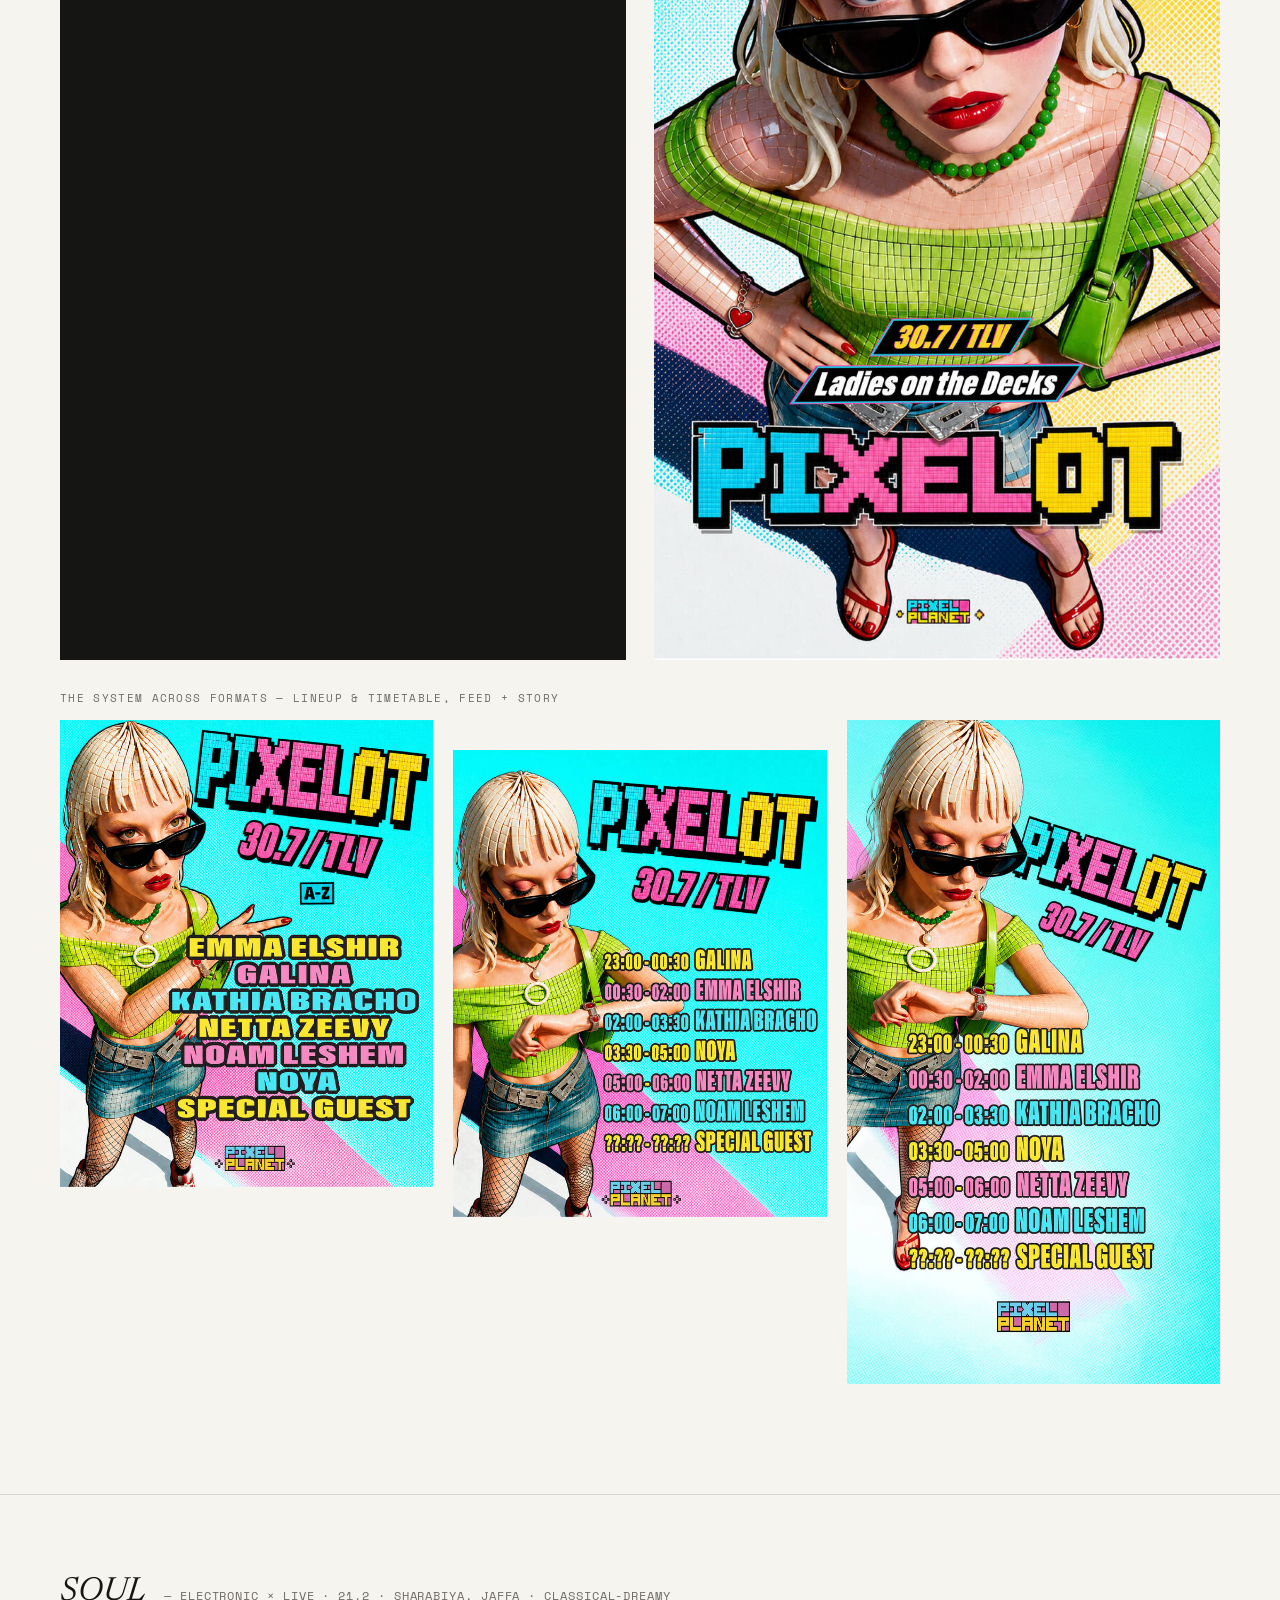
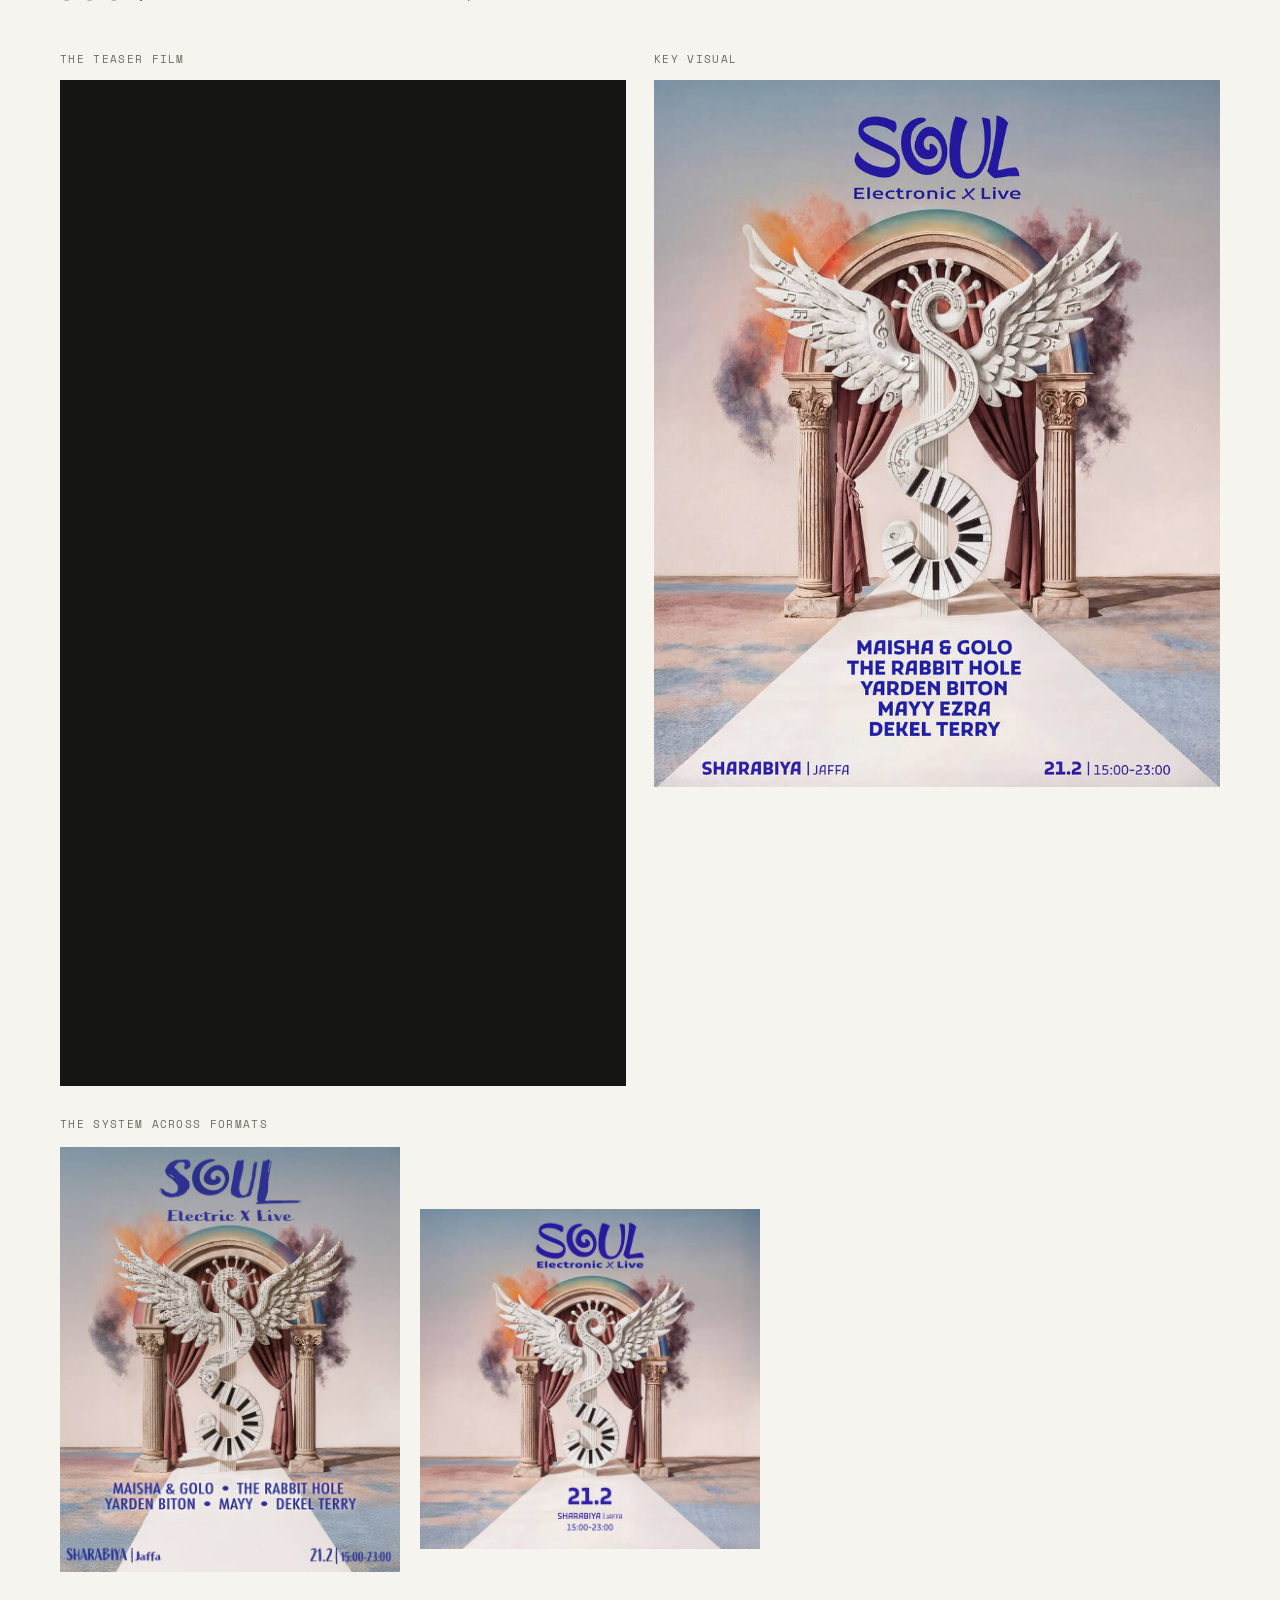
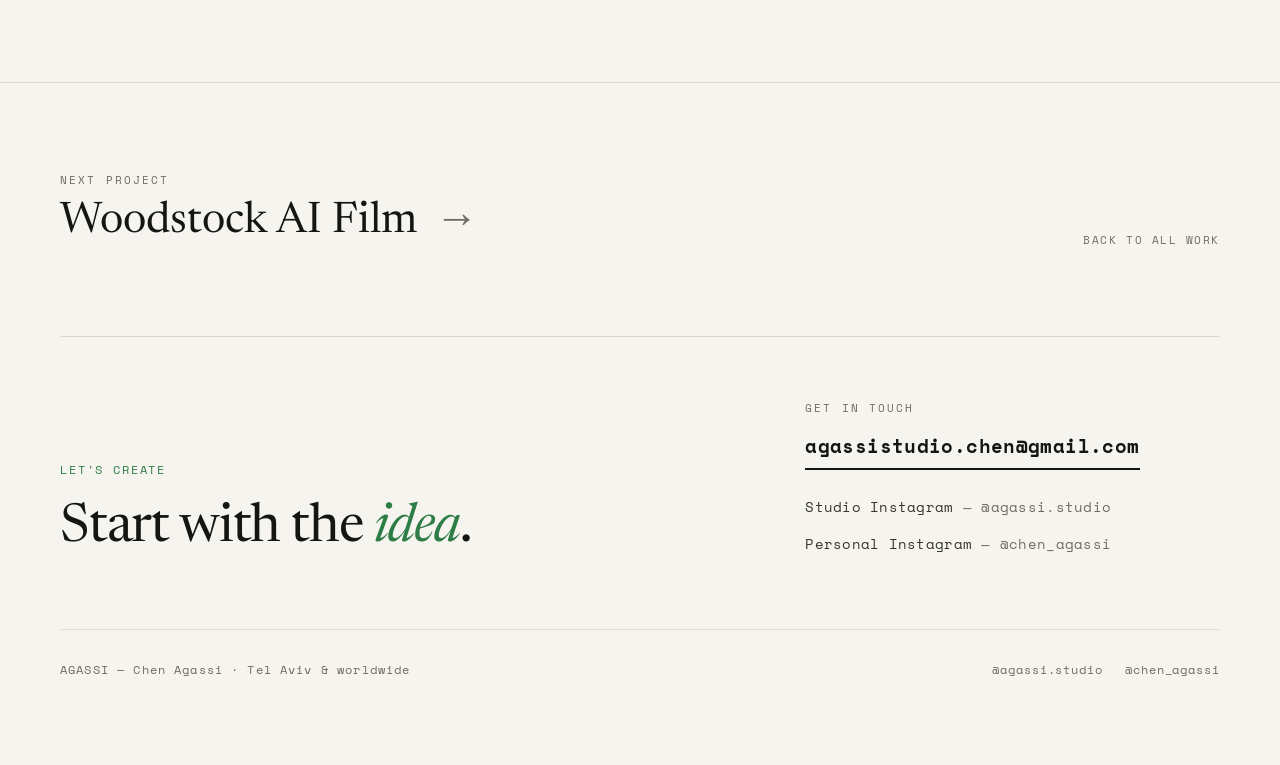
<file: events.html>
<!DOCTYPE html>
<html lang="en">
<head>
<meta charset="utf-8">
<meta name="viewport" content="width=device-width, initial-scale=1, viewport-fit=cover">
<title>Visual Identity for Events — AGASSI | Chen Agassi</title>
<meta name="description" content="Visual identity for three events — Soul 6.6, Pixelot 30.7, Soul 21.2. Each identity begins in motion, then expands into the key visual and every format the event needs.">
<meta name="theme-color" content="#f6f4ef">
<link rel="canonical" href="https://www.agassistudio.com/events.html">
<meta property="og:url" content="https://www.agassistudio.com/events.html">
<meta property="og:type" content="website">
<meta property="og:site_name" content="AGASSI">
<meta property="og:title" content="Visual Identity for Events — AGASSI">
<meta property="og:description" content="Three events, three distinct worlds. Concept, art direction and motion.">
<meta property="og:image" content="https://www.agassistudio.com/assets/event_soul606_keyvisual.jpg">
<meta name="twitter:card" content="summary_large_image">
<link rel="icon" type="image/png" sizes="32x32" href="assets/favicon-32.png">
<link rel="apple-touch-icon" href="assets/apple-touch-icon.png">
<link rel="preconnect" href="https://fonts.googleapis.com">
<link rel="preconnect" href="https://fonts.gstatic.com" crossorigin>
<link rel="stylesheet" href="https://fonts.googleapis.com/css2?family=Archivo:wght@400;500;600;700;900&family=Newsreader:ital,opsz,wght@0,6..72,400;0,6..72,500;1,6..72,400;1,6..72,500&family=Space+Mono:wght@400;700&display=swap">
<link rel="stylesheet" href="css/agassi.css">
<style>
.e-pair{grid-template-columns:1fr 1fr;gap:28px;margin-bottom:30px}
.e-sys2{grid-template-columns:repeat(2,1fr);max-width:640px;align-items:center}
.e-sys3{grid-template-columns:repeat(3,1fr)}
.e-sys-soul212{max-width:700px}
.sys-label{display:block;margin-bottom:14px}
.ar-1{aspect-ratio:1/1}.ar-45{aspect-ratio:4/5}.ar-916{aspect-ratio:9/16}
.e-approach{padding-top:20px;padding-bottom:80px}
</style>
</head>
<body>
<a class="skip" href="#main">Skip to content</a>
<header class="site-header pad">
  <a href="index.html" aria-label="AGASSI — home">
    <span class="logo-chip"><img src="assets/agassi_logo_primary.png" alt="" width="30" height="30"></span>
  </a>
  <nav class="nav" aria-label="Primary">
    <a href="index.html#work">Work</a>
    <a href="index.html#about">About</a>
    <a href="#contact">Contact</a>
  </nav>
</header>
<main id="main">
<section class="ph pad" aria-labelledby="p-title">
  <div class="wrap">
    <p class="eyebrow">03 — Case Study</p>
    <h1 id="p-title" class="p-h1">Visual Identity <em>for Events</em></h1>
    <p class="p-lead">Three events, three distinct worlds. Each identity begins in motion, then expands into the key visual and every format the event needs, from teaser film to lineup, timetable and story.</p>
    <dl class="p-facts">
      <div><dt class="label">Role</dt><dd class="v">Concept · Art Direction · Motion</dd></div>
      <div><dt class="label">Disciplines</dt><dd class="v">Event Identity · Teaser Film · Social System</dd></div>
      <div><dt class="label">Scope</dt><dd class="v">Three events</dd></div>
    </dl>
  </div>
</section>

<section class="idea e-approach pad" aria-labelledby="idea-l">
  <div class="wrap">
    <p id="idea-l" class="eyebrow">The Approach</p>
    <p class="idea-text">I treat the teaser as the first expression of the identity: it sets the atmosphere, pace and visual rules. From there, the still assets grow from the same system, so every touchpoint feels unmistakably part of the same night.</p>
  </div>
</section>

<!-- EVENT 01 — SOUL 6.6 -->
<section class="chapter pad" aria-labelledby="ev1">
  <div class="wrap">
    <div class="ch-head">
      <h2 id="ev1" class="ch-title">SOUL</h2>
      <p class="ch-meta">— Electronic × Live · 6.6 · TLV · Surreal-Baroque</p>
    </div>
    <div class="g e-pair">
      <div>
        <span class="meta slot-label">The teaser film</span>
        <div class="media r-9x16">
          <iframe src="https://player.vimeo.com/video/1212014214" title="SOUL 6.6 — Event Visual" loading="lazy" allow="fullscreen; picture-in-picture" allowfullscreen></iframe>
        </div>
      </div>
      <div>
        <span class="meta slot-label">Key visual</span>
        <img class="cover ar-916" src="assets/event_soul606_keyvisual.jpg" width="900" height="1613" alt="SOUL 6.6 key visual" loading="lazy" decoding="async">
      </div>
    </div>
    <span class="meta sys-label">The system across formats</span>
    <div class="g e-sys2">
      <img class="cover ar-1" src="assets/event_soul606_square.jpg" width="700" height="700" alt="Square lineup" loading="lazy" decoding="async">
      <img class="cover ar-45" src="assets/event_soul606_post.jpg" width="700" height="875" alt="Post lineup" loading="lazy" decoding="async">
    </div>
  </div>
</section>

<!-- EVENT 02 — PIXELOT 30.7 -->
<section class="chapter pad" aria-labelledby="ev2">
  <div class="wrap">
    <div class="ch-head">
      <h2 id="ev2" class="ch-title">PIXELOT</h2>
      <p class="ch-meta">— 30.7 · TLV · Y2K Pixel-Pop</p>
    </div>
    <div class="g e-pair">
      <div>
        <span class="meta slot-label">The teaser film</span>
        <div class="media r-9x16">
          <iframe src="https://player.vimeo.com/video/1212015012?h=26e057e5bf" title="PIXELOT 30.7 — Event Visual" loading="lazy" allow="autoplay; fullscreen; picture-in-picture" allowfullscreen></iframe>
        </div>
      </div>
      <div>
        <span class="meta slot-label">Key visual</span>
        <img class="cover ar-916" src="assets/event_pixelot_story_dateloc.jpg" width="800" height="1423" alt="PIXELOT key visual" loading="lazy" decoding="async">
      </div>
    </div>
    <span class="meta sys-label">The system across formats <span class="soft">— Lineup &amp; timetable, feed + story</span></span>
    <div class="g e-sys3">
      <img class="cover ar-45" src="assets/event_pixelot_post_lineup.jpg" width="700" height="875" alt="Post lineup" loading="lazy" decoding="async">
      <img class="cover ar-45 off" style="--mt:30px" src="assets/event_pixelot_post_timetable.jpg" width="700" height="875" alt="Post timetable" loading="lazy" decoding="async">
      <img class="cover ar-916" src="assets/event_pixelot_story_timetable.jpg" width="700" height="1245" alt="Story timetable" loading="lazy" decoding="async">
    </div>
  </div>
</section>

<!-- EVENT 03 — SOUL 21.2 -->
<section class="chapter pad" aria-labelledby="ev3">
  <div class="wrap">
    <div class="ch-head">
      <h2 id="ev3" class="ch-title">SOUL</h2>
      <p class="ch-meta">— Electronic × Live · 21.2 · Sharabiya, Jaffa · Classical-Dreamy</p>
    </div>
    <div class="g e-pair">
      <div>
        <span class="meta slot-label">The teaser film</span>
        <div class="media r-9x16">
          <iframe src="https://player.vimeo.com/video/1212015673" title="SOUL Event Visual" loading="lazy" allow="fullscreen; picture-in-picture" allowfullscreen></iframe>
        </div>
      </div>
      <div>
        <span class="meta slot-label">Key visual</span>
        <img class="cover ar-45" src="assets/event_soul212_poster.jpg" width="800" height="1000" alt="SOUL 21.2 poster" loading="lazy" decoding="async">
      </div>
    </div>
    <span class="meta sys-label">The system across formats</span>
    <div class="g e-sys2 e-sys-soul212" style="align-items:start">
      <img class="cover ar-45" src="assets/event_soul212_post.jpg" width="700" height="875" alt="Post lineup" loading="lazy" decoding="async">
      <img class="cover ar-1 off" style="--mt:40px;align-self:center" src="assets/event_soul212_square.jpg" width="700" height="700" alt="Square date &amp; location" loading="lazy" decoding="async">
    </div>
  </div>
</section>

<a href="woodstock.html" class="next pad">
  <div class="wrap next-row">
    <div>
      <p class="label">Next project</p>
      <p class="next-title">Woodstock AI Film <span class="arrow" aria-hidden="true">→</span></p>
    </div>
    <span class="next-back">Back to all work</span>
  </div>
</a>
<section id="contact" class="contact contact--compact pad" aria-labelledby="contact-title">
  <div class="wrap">
    <div class="contact-grid">
      <div>
        <p class="eyebrow">Let's Create</p>
        <h2 id="contact-title" class="contact-title">Start with the <span class="accent">idea</span>.</h2>
      </div>
      <div>
        <p class="label">Get in touch</p>
        <a href="mailto:agassistudio.chen@gmail.com" class="email">agassistudio.chen@gmail.com</a>
        <div class="socials">
          <a href="https://www.instagram.com/agassi.studio/" target="_blank" rel="noopener">Studio Instagram <span>— @agassi.studio</span></a>
          <a href="https://www.instagram.com/chen_agassi/" target="_blank" rel="noopener">Personal Instagram <span>— @chen_agassi</span></a>
        </div>
      </div>
    </div>
  </div>
</section>
</main>
<footer class="site-footer pad">
  <div class="wrap">
    <div class="footer">
      <span>AGASSI — Chen Agassi · Tel Aviv &amp; worldwide</span>
      <nav aria-label="Social">
        <a href="https://www.instagram.com/agassi.studio/" target="_blank" rel="noopener">@agassi.studio</a>
        <a href="https://www.instagram.com/chen_agassi/" target="_blank" rel="noopener">@chen_agassi</a>
      </nav>
    </div>
  </div>
</footer>
</body>
</html>
</file>
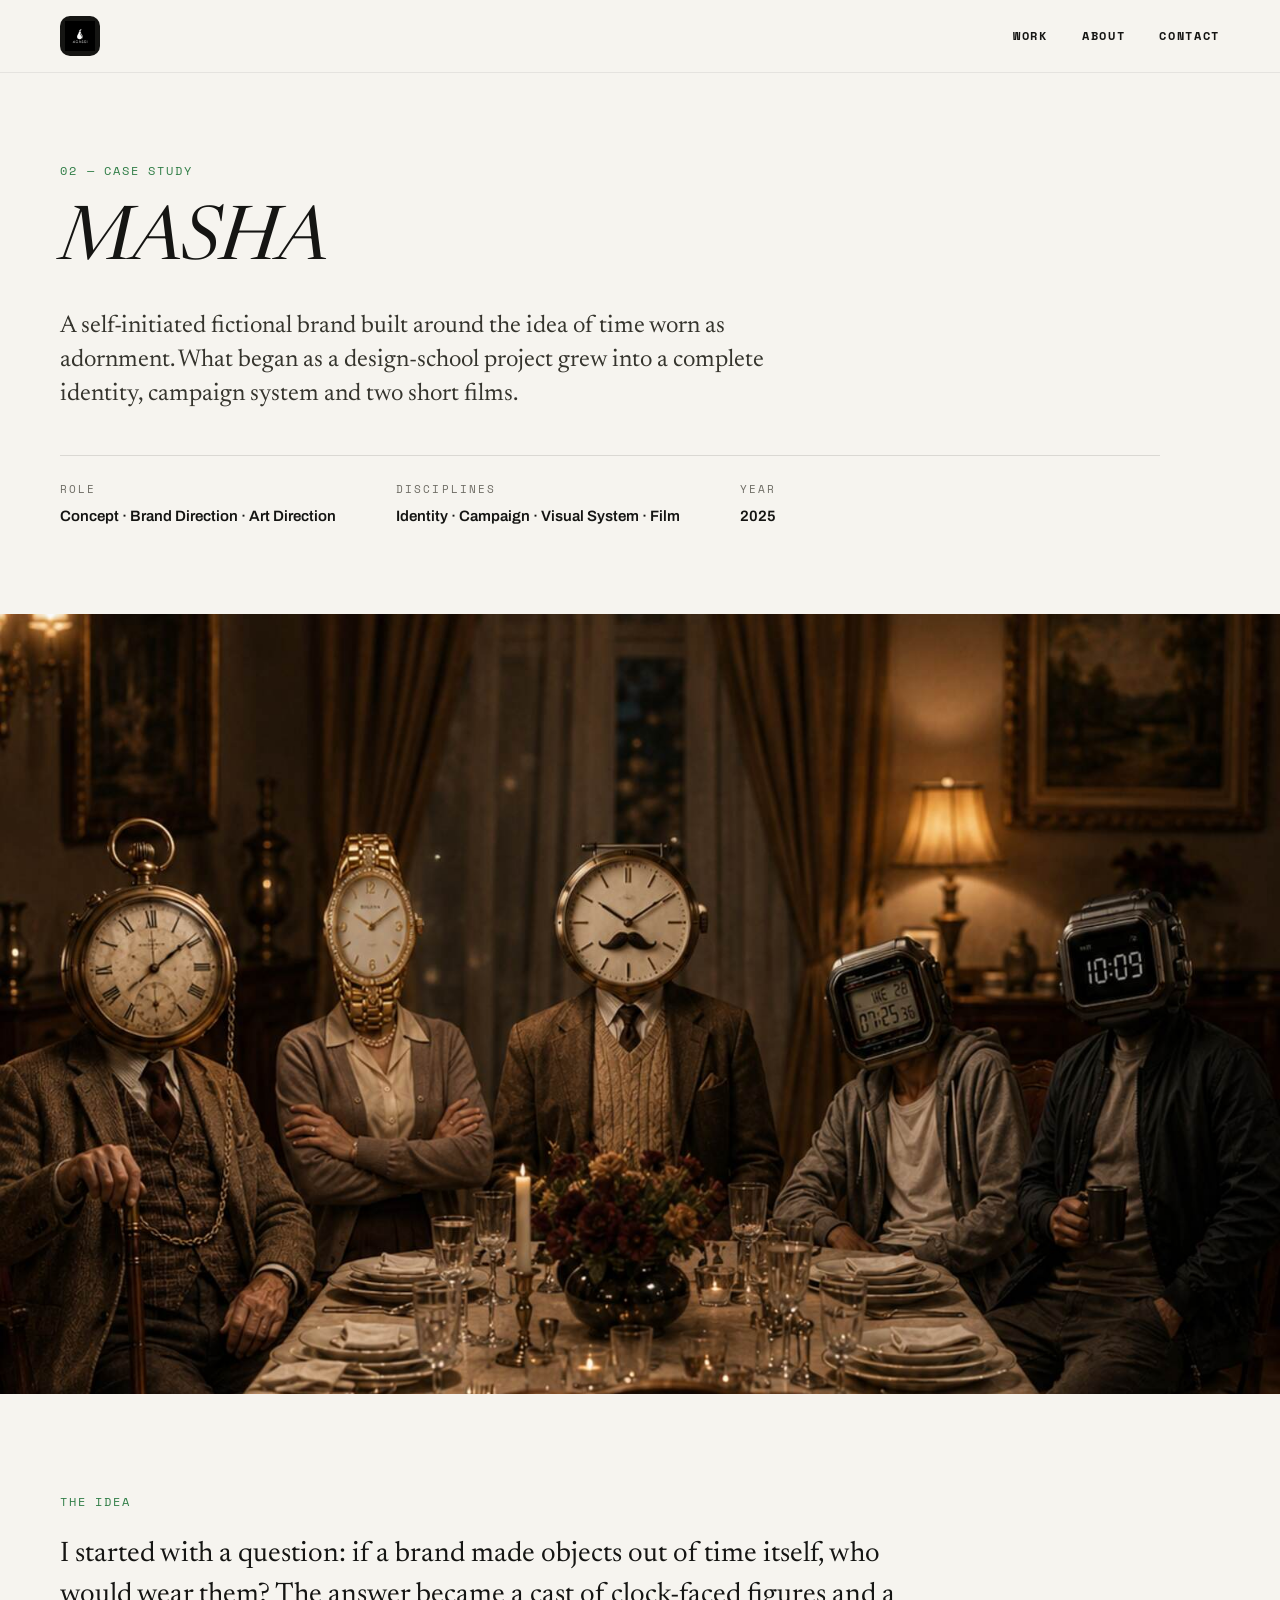
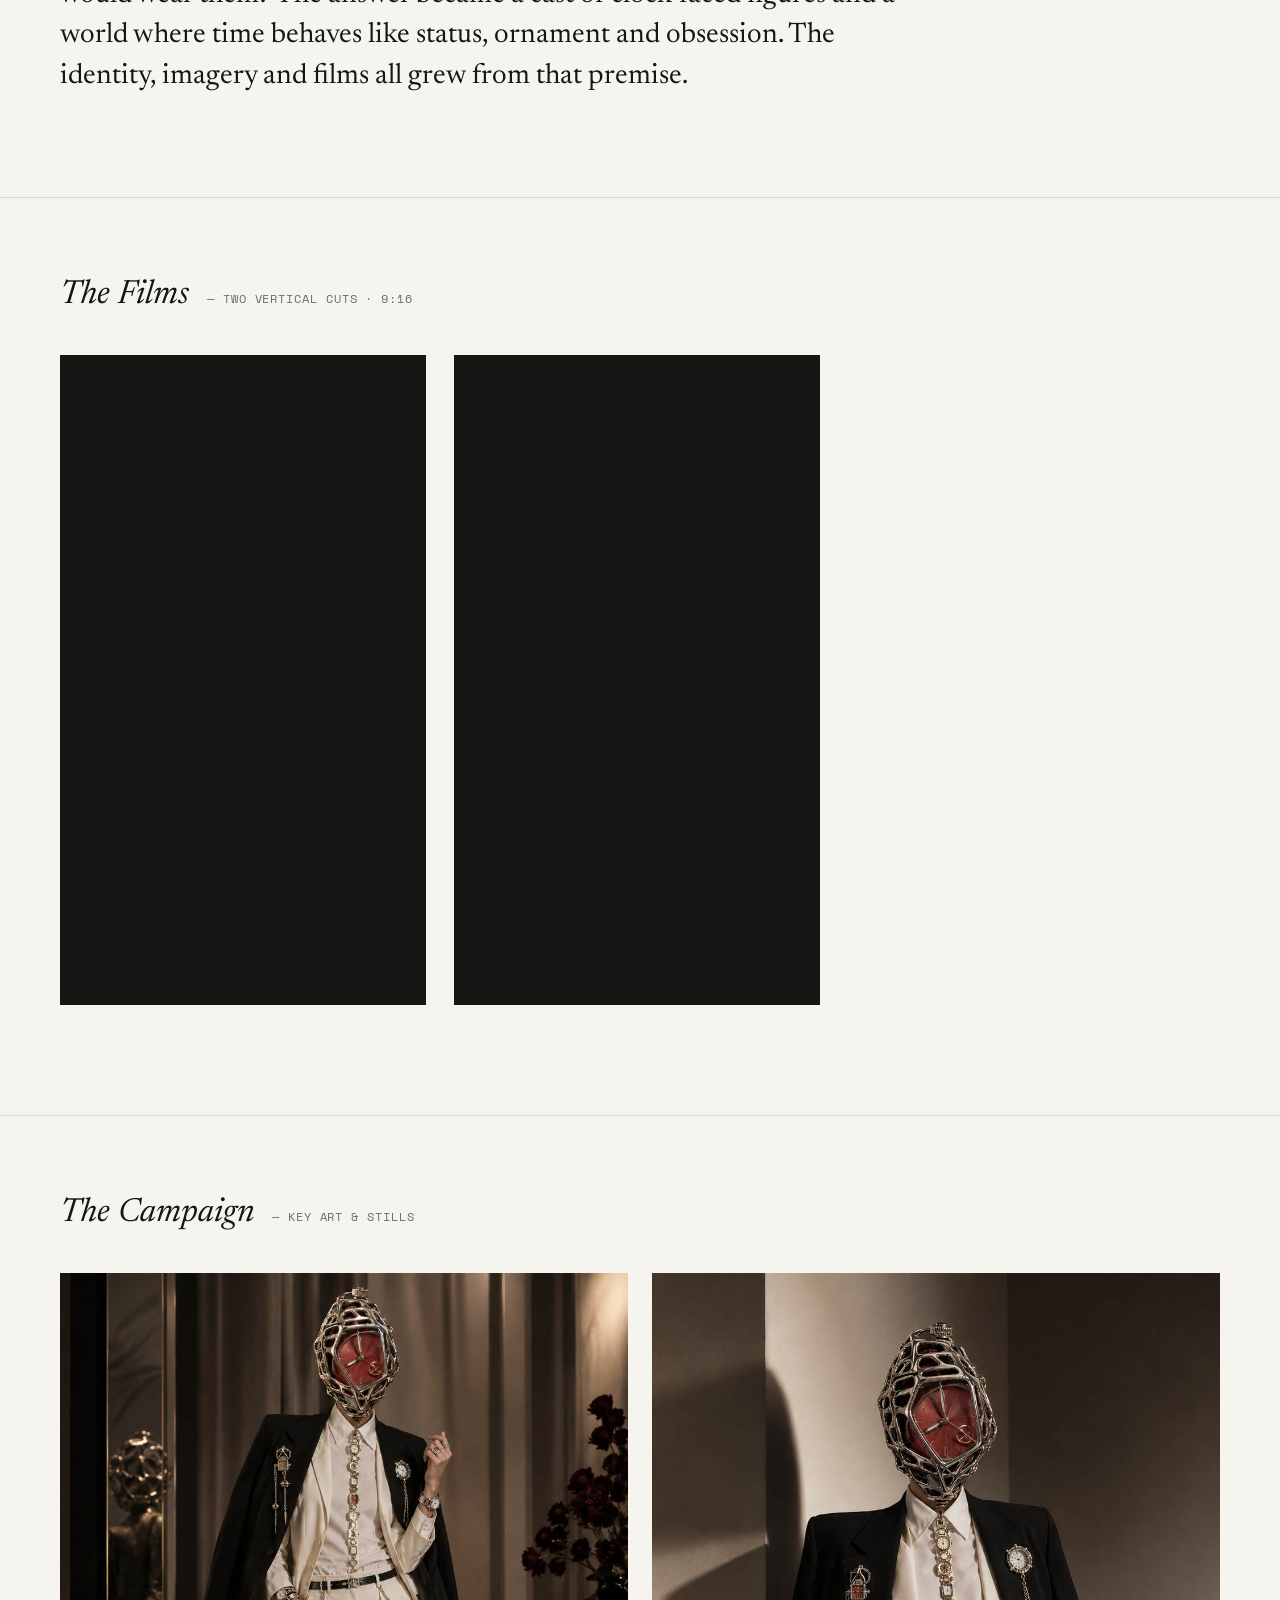
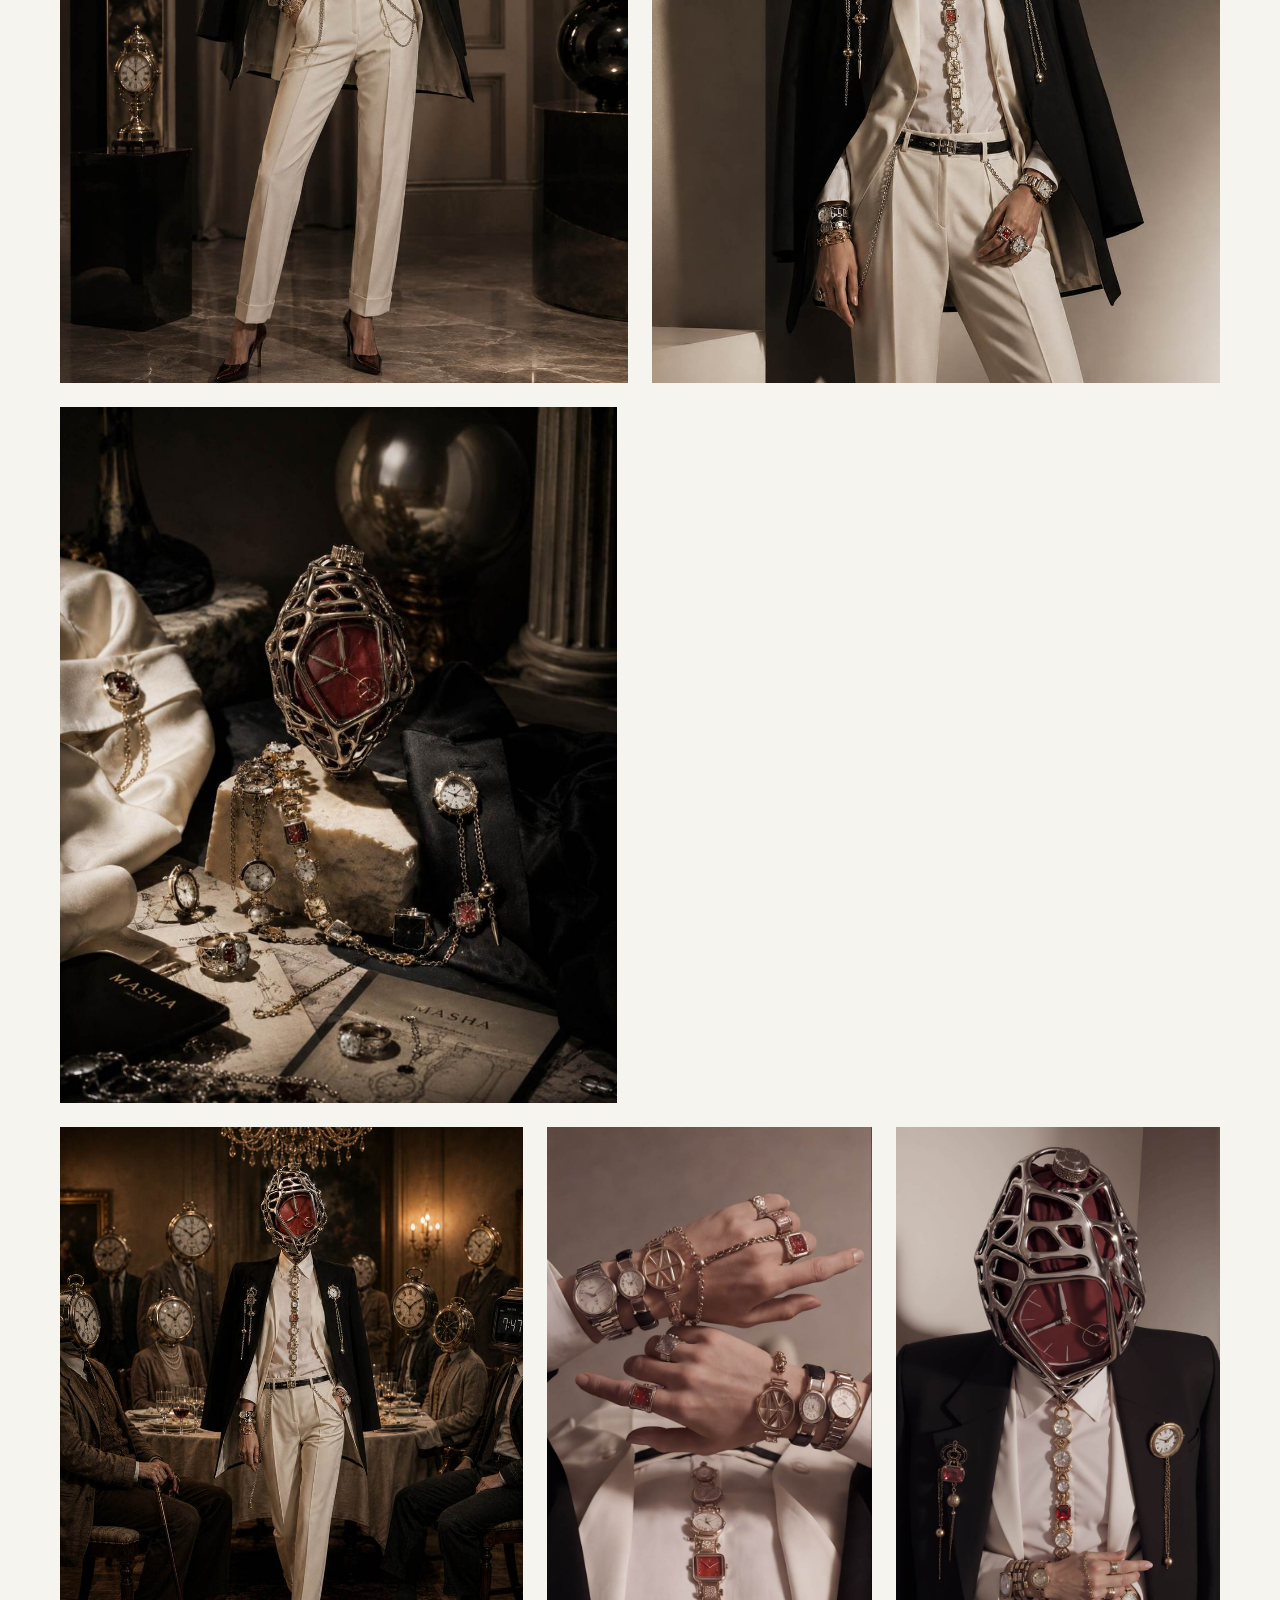
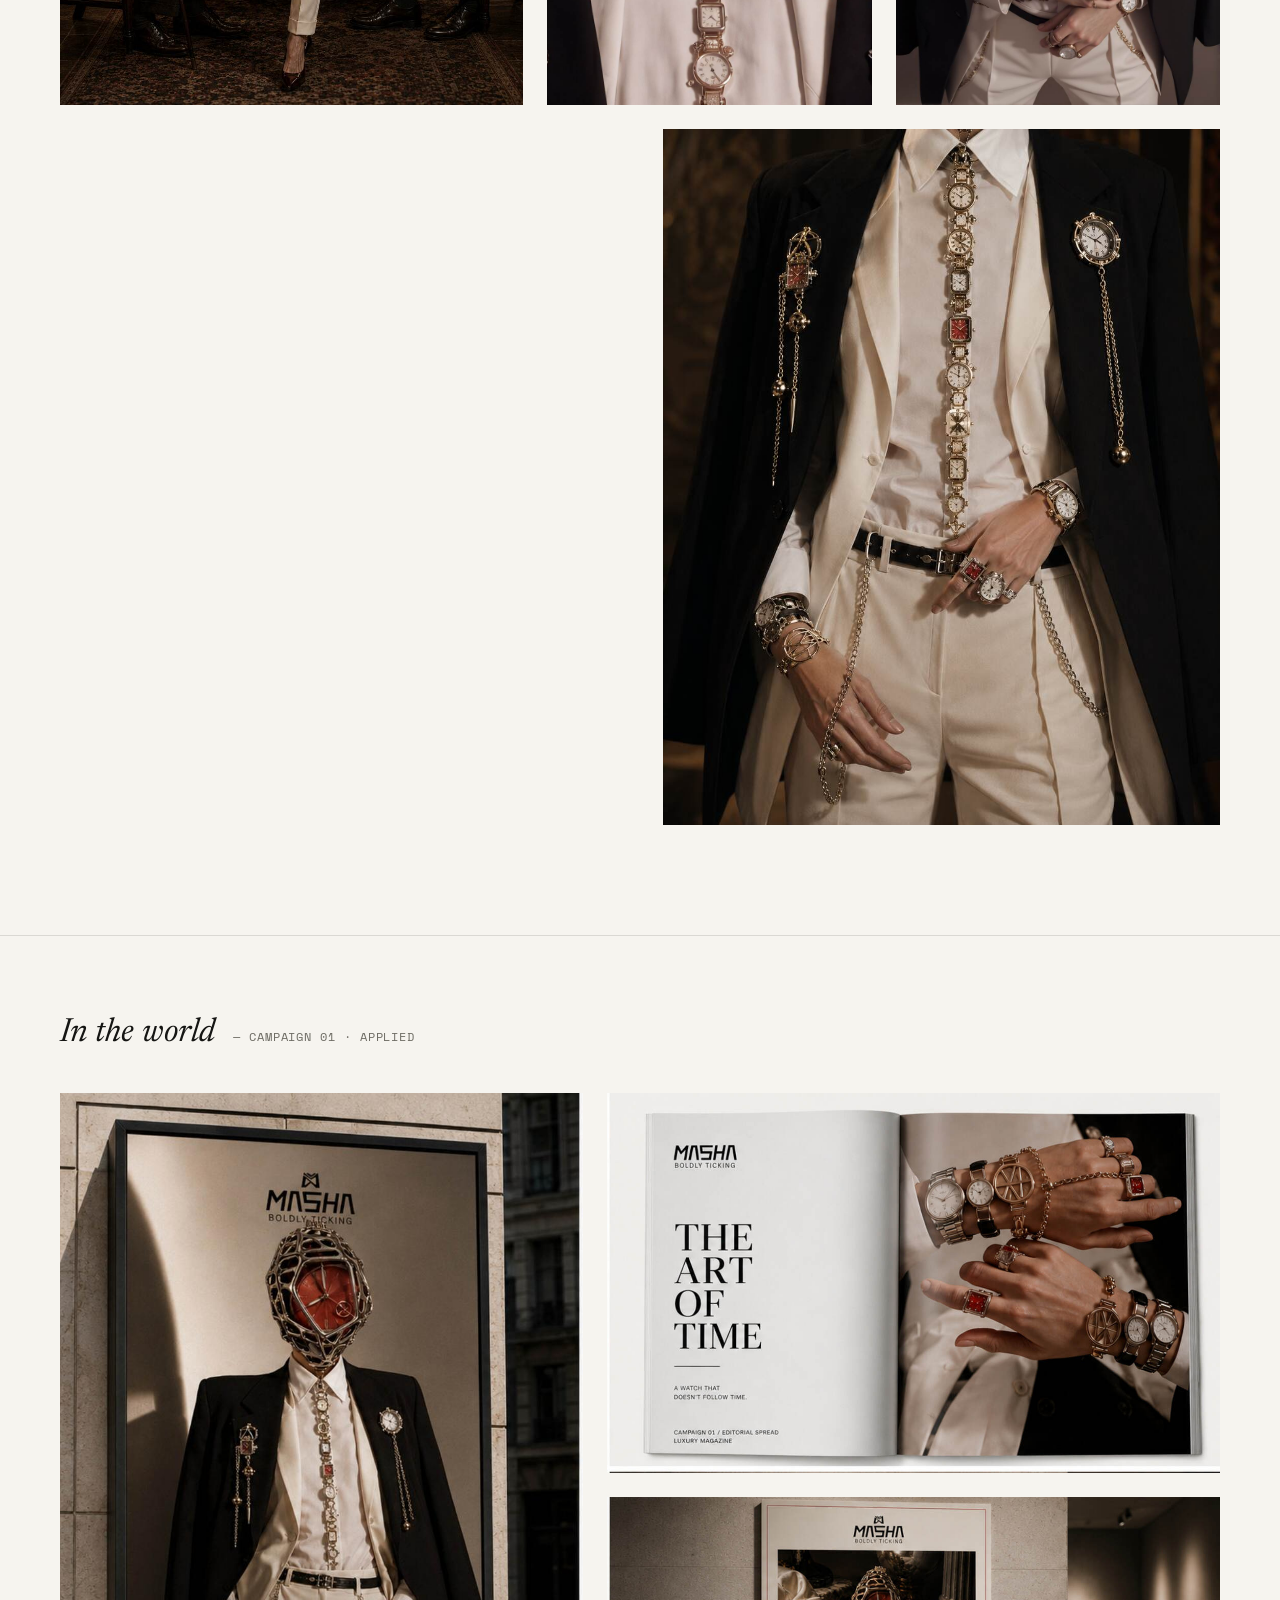
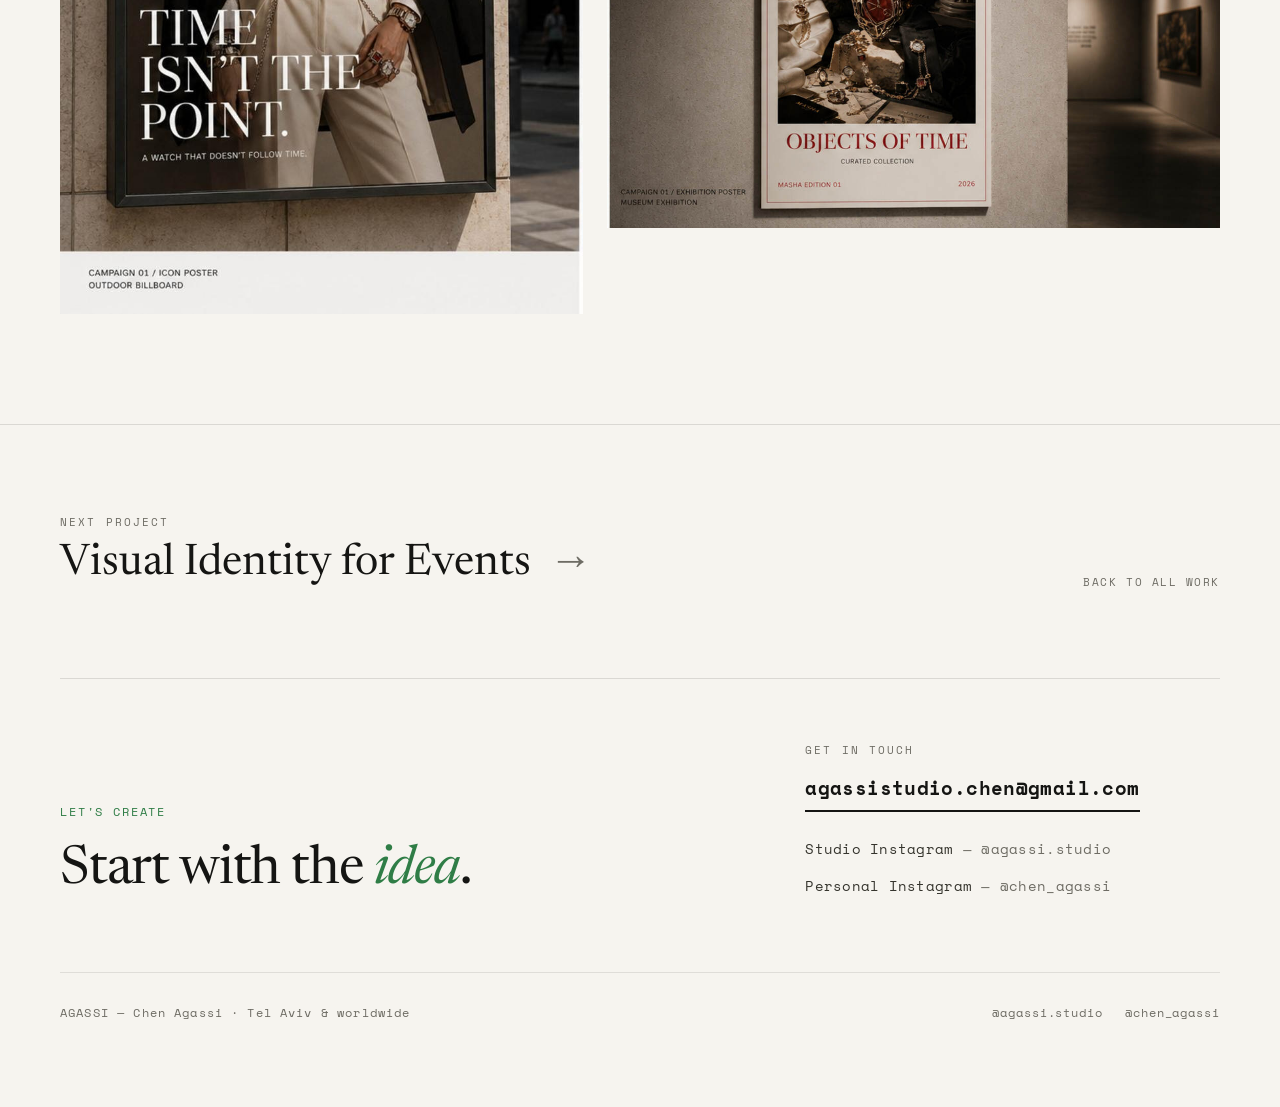
<file: masha.html>
<!DOCTYPE html>
<html lang="en">
<head>
<meta charset="utf-8">
<meta name="viewport" content="width=device-width, initial-scale=1, viewport-fit=cover">
<title>MASHA — AGASSI | Chen Agassi</title>
<meta name="description" content="MASHA — a self-initiated fictional brand by AGASSI, built around time worn as adornment: a complete identity, campaign system and two short films.">
<meta name="theme-color" content="#f6f4ef">
<link rel="canonical" href="https://www.agassistudio.com/masha.html">
<meta property="og:url" content="https://www.agassistudio.com/masha.html">
<meta property="og:type" content="website">
<meta property="og:site_name" content="AGASSI">
<meta property="og:title" content="MASHA — AGASSI">
<meta property="og:description" content="A self-initiated fictional brand built around the idea of time worn as adornment.">
<meta property="og:image" content="https://www.agassistudio.com/assets/masha_fiction_cover.jpg">
<meta name="twitter:card" content="summary_large_image">
<link rel="icon" type="image/png" sizes="32x32" href="assets/favicon-32.png">
<link rel="apple-touch-icon" href="assets/apple-touch-icon.png">
<link rel="preconnect" href="https://fonts.googleapis.com">
<link rel="preconnect" href="https://fonts.gstatic.com" crossorigin>
<link rel="stylesheet" href="https://fonts.googleapis.com/css2?family=Archivo:wght@400;500;600;700;900&family=Newsreader:ital,opsz,wght@0,6..72,400;0,6..72,500;1,6..72,400;1,6..72,500&family=Space+Mono:wght@400;700&display=swap">
<link rel="stylesheet" href="css/agassi.css">
<style>
.m-films{grid-template-columns:repeat(2,1fr);gap:28px;max-width:760px}
.m-lead{grid-template-columns:1fr 1fr;gap:24px;margin-bottom:24px}
.m-trip{grid-template-columns:.8fr .5625fr .5602fr;gap:24px;margin-bottom:24px}  /* column widths follow each asset's ratio → equal heights, no crop */
img.m-solo{width:48%;margin-bottom:24px}
img.m-solo--r{margin-left:auto;margin-bottom:0}
.ar-45{aspect-ratio:4/5}
@media (max-width:767px){img.m-solo{width:100%;margin-bottom:20px}img.m-solo--r{margin-bottom:0}}
.m-wide{margin-bottom:24px}
.m-world{grid-template-columns:.92fr 1.08fr;gap:24px}
.m-stack{display:flex;flex-direction:column;gap:24px}
@media (max-width:767px){.m-wide{margin-bottom:20px}.m-stack{gap:20px}}
</style>
</head>
<body>
<a class="skip" href="#main">Skip to content</a>
<header class="site-header pad">
  <a href="index.html" aria-label="AGASSI — home">
    <span class="logo-chip"><img src="assets/agassi_logo_primary.png" alt="" width="30" height="30"></span>
  </a>
  <nav class="nav" aria-label="Primary">
    <a href="index.html#work">Work</a>
    <a href="index.html#about">About</a>
    <a href="#contact">Contact</a>
  </nav>
</header>
<main id="main">
<section class="ph pad" aria-labelledby="p-title">
  <div class="wrap">
    <p class="eyebrow">02 — Case Study</p>
    <h1 id="p-title" class="p-h1"><em>MASHA</em></h1>
    <p class="p-lead">A self-initiated fictional brand built around the idea of time worn as adornment. What began as a design-school project grew into a complete identity, campaign system and two short films.</p>
    <dl class="p-facts">
      <div><dt class="label">Role</dt><dd class="v">Concept · Brand Direction · Art Direction</dd></div>
      <div><dt class="label">Disciplines</dt><dd class="v">Identity · Campaign · Visual System · Film</dd></div>
      <div><dt class="label">Year</dt><dd class="v">2025</dd></div>
    </dl>
  </div>
</section>

<img class="bleed" style="--h:780px;object-position:center 22%" src="assets/masha_fiction_cover.jpg" srcset="assets/masha_fiction_cover-800w.jpg 800w, assets/masha_fiction_cover.jpg 1600w" sizes="100vw" width="1600" height="1999" alt="MASHA — the assembly" fetchpriority="high">

<section class="idea pad" aria-labelledby="idea-l">
  <div class="wrap">
    <p id="idea-l" class="eyebrow">The Idea</p>
    <p class="idea-text">I started with a question: if a brand made objects out of time itself, who would wear them? The answer became a cast of clock-faced figures and a world where time behaves like status, ornament and obsession. The identity, imagery and films all grew from that premise.</p>
  </div>
</section>

<section class="chapter pad" aria-labelledby="films">
  <div class="wrap">
    <div class="ch-head">
      <h2 id="films" class="ch-title">The Films</h2>
      <p class="ch-meta">— Two vertical cuts · 9:16</p>
    </div>
    <div class="g m-films">
      <div class="media r-9x16">
        <iframe src="https://player.vimeo.com/video/1212016817" title="MASHA — Conference of Watches" loading="lazy" allow="fullscreen; picture-in-picture" allowfullscreen></iframe>
      </div>
      <div class="media r-9x16">
        <iframe src="https://player.vimeo.com/video/1212016820" title="MASHA — Family Dinner" loading="lazy" allow="fullscreen; picture-in-picture" allowfullscreen></iframe>
      </div>
    </div>
  </div>
</section>

<section class="chapter pad" aria-labelledby="campaign">
  <div class="wrap">
    <div class="ch-head">
      <h2 id="campaign" class="ch-title">The Campaign</h2>
      <p class="ch-meta">— Key art &amp; stills</p>
    </div>
    <div class="g m-lead">
      <img class="cover ar-45" src="assets/masha_fiction_suit.jpg" width="1000" height="1250" alt="MASHA — the suit" loading="lazy" decoding="async">
      <img class="cover ar-45" src="assets/masha_fiction_corner_light.jpg" width="1000" height="1250" alt="MASHA — corner light" loading="lazy" decoding="async">
    </div>
    <img class="cover m-solo" src="assets/masha_fiction_stilllife.jpg" srcset="assets/masha_fiction_stilllife-800w.jpg 800w, assets/masha_fiction_stilllife.jpg 1600w" sizes="(max-width:767px) 100vw, 48vw" width="1600" height="1999" alt="MASHA — still life" loading="lazy" decoding="async">
    <div class="g m-trip">
      <img class="cover" src="assets/masha_fiction_film_01.jpg" width="900" height="1125" alt="MASHA — detail" loading="lazy" decoding="async">
      <img class="cover" src="assets/masha_fiction_hands.jpg" width="800" height="1422" alt="MASHA — hands" loading="lazy" decoding="async">
      <img class="cover" src="assets/masha_fiction_mask.jpg" width="800" height="1428" alt="MASHA — the mask" loading="lazy" decoding="async">
    </div>
    <img class="cover m-solo m-solo--r" src="assets/masha_fiction_film_02.jpg" width="900" height="1125" alt="MASHA — portrait" loading="lazy" decoding="async">
  </div>
</section>

<section class="chapter pad" aria-labelledby="inworld">
  <div class="wrap">
    <div class="ch-head">
      <h2 id="inworld" class="ch-title">In the world</h2>
      <p class="ch-meta">— Campaign 01 · Applied</p>
    </div>
    <div class="g m-world">
      <img class="cover" src="assets/masha_fiction_billboard.jpg" srcset="assets/masha_fiction_billboard-800w.jpg 800w, assets/masha_fiction_billboard.jpg 1200w" sizes="(max-width:767px) 100vw, 44vw" width="1200" height="1885" alt="MASHA — outdoor billboard, &quot;Time isn't the point.&quot;" loading="lazy" decoding="async">
      <div class="m-stack">
        <img class="cover" src="assets/masha_fiction_editorial_spread.jpg" width="1200" height="743" alt="MASHA — editorial spread, &quot;The art of time.&quot;" loading="lazy" decoding="async">
        <img class="cover" src="assets/masha_fiction_exhibition_poster.jpg" width="1200" height="648" alt="MASHA — exhibition poster, &quot;Objects of time.&quot;" loading="lazy" decoding="async">
      </div>
    </div>
  </div>
</section>

<a href="events.html" class="next pad">
  <div class="wrap next-row">
    <div>
      <p class="label">Next project</p>
      <p class="next-title">Visual Identity for Events <span class="arrow" aria-hidden="true">→</span></p>
    </div>
    <span class="next-back">Back to all work</span>
  </div>
</a>
<section id="contact" class="contact contact--compact pad" aria-labelledby="contact-title">
  <div class="wrap">
    <div class="contact-grid">
      <div>
        <p class="eyebrow">Let's Create</p>
        <h2 id="contact-title" class="contact-title">Start with the <span class="accent">idea</span>.</h2>
      </div>
      <div>
        <p class="label">Get in touch</p>
        <a href="mailto:agassistudio.chen@gmail.com" class="email">agassistudio.chen@gmail.com</a>
        <div class="socials">
          <a href="https://www.instagram.com/agassi.studio/" target="_blank" rel="noopener">Studio Instagram <span>— @agassi.studio</span></a>
          <a href="https://www.instagram.com/chen_agassi/" target="_blank" rel="noopener">Personal Instagram <span>— @chen_agassi</span></a>
        </div>
      </div>
    </div>
  </div>
</section>
</main>
<footer class="site-footer pad">
  <div class="wrap">
    <div class="footer">
      <span>AGASSI — Chen Agassi · Tel Aviv &amp; worldwide</span>
      <nav aria-label="Social">
        <a href="https://www.instagram.com/agassi.studio/" target="_blank" rel="noopener">@agassi.studio</a>
        <a href="https://www.instagram.com/chen_agassi/" target="_blank" rel="noopener">@chen_agassi</a>
      </nav>
    </div>
  </div>
</footer>
</body>
</html>
</file>
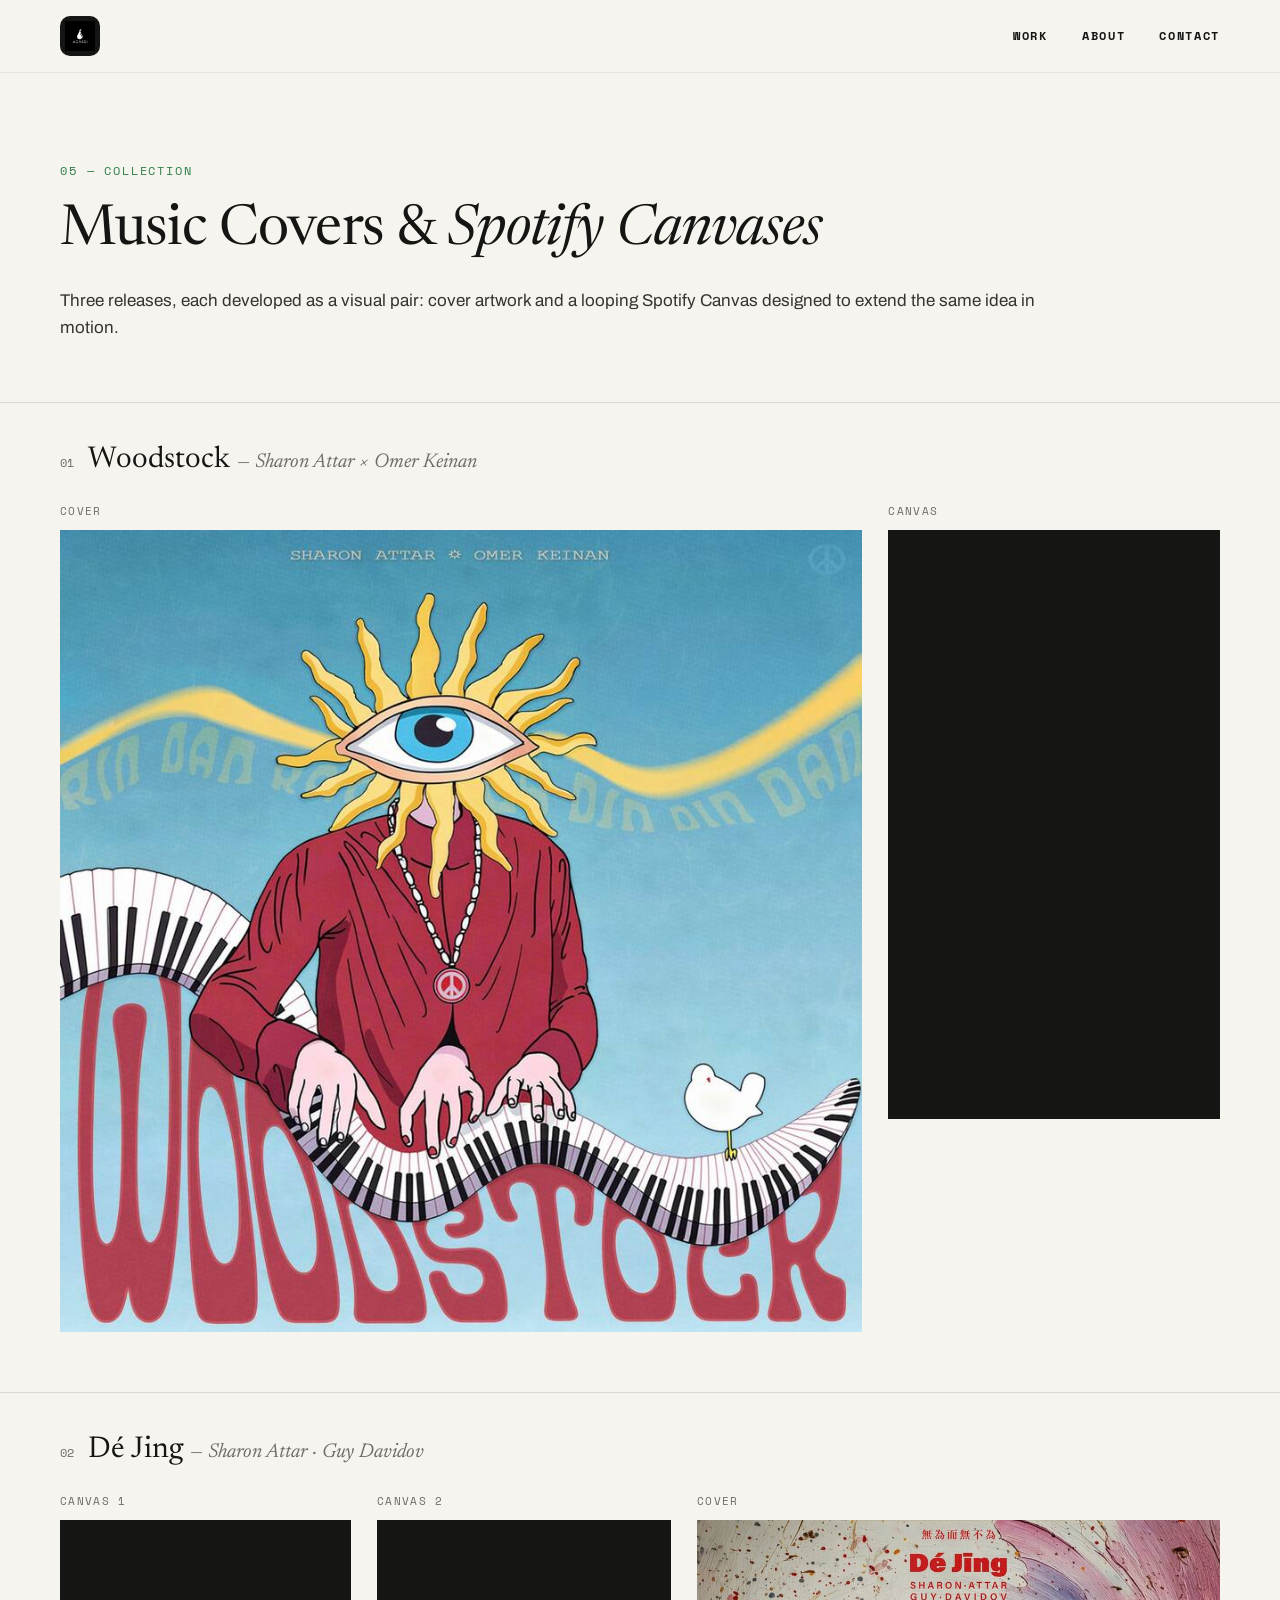
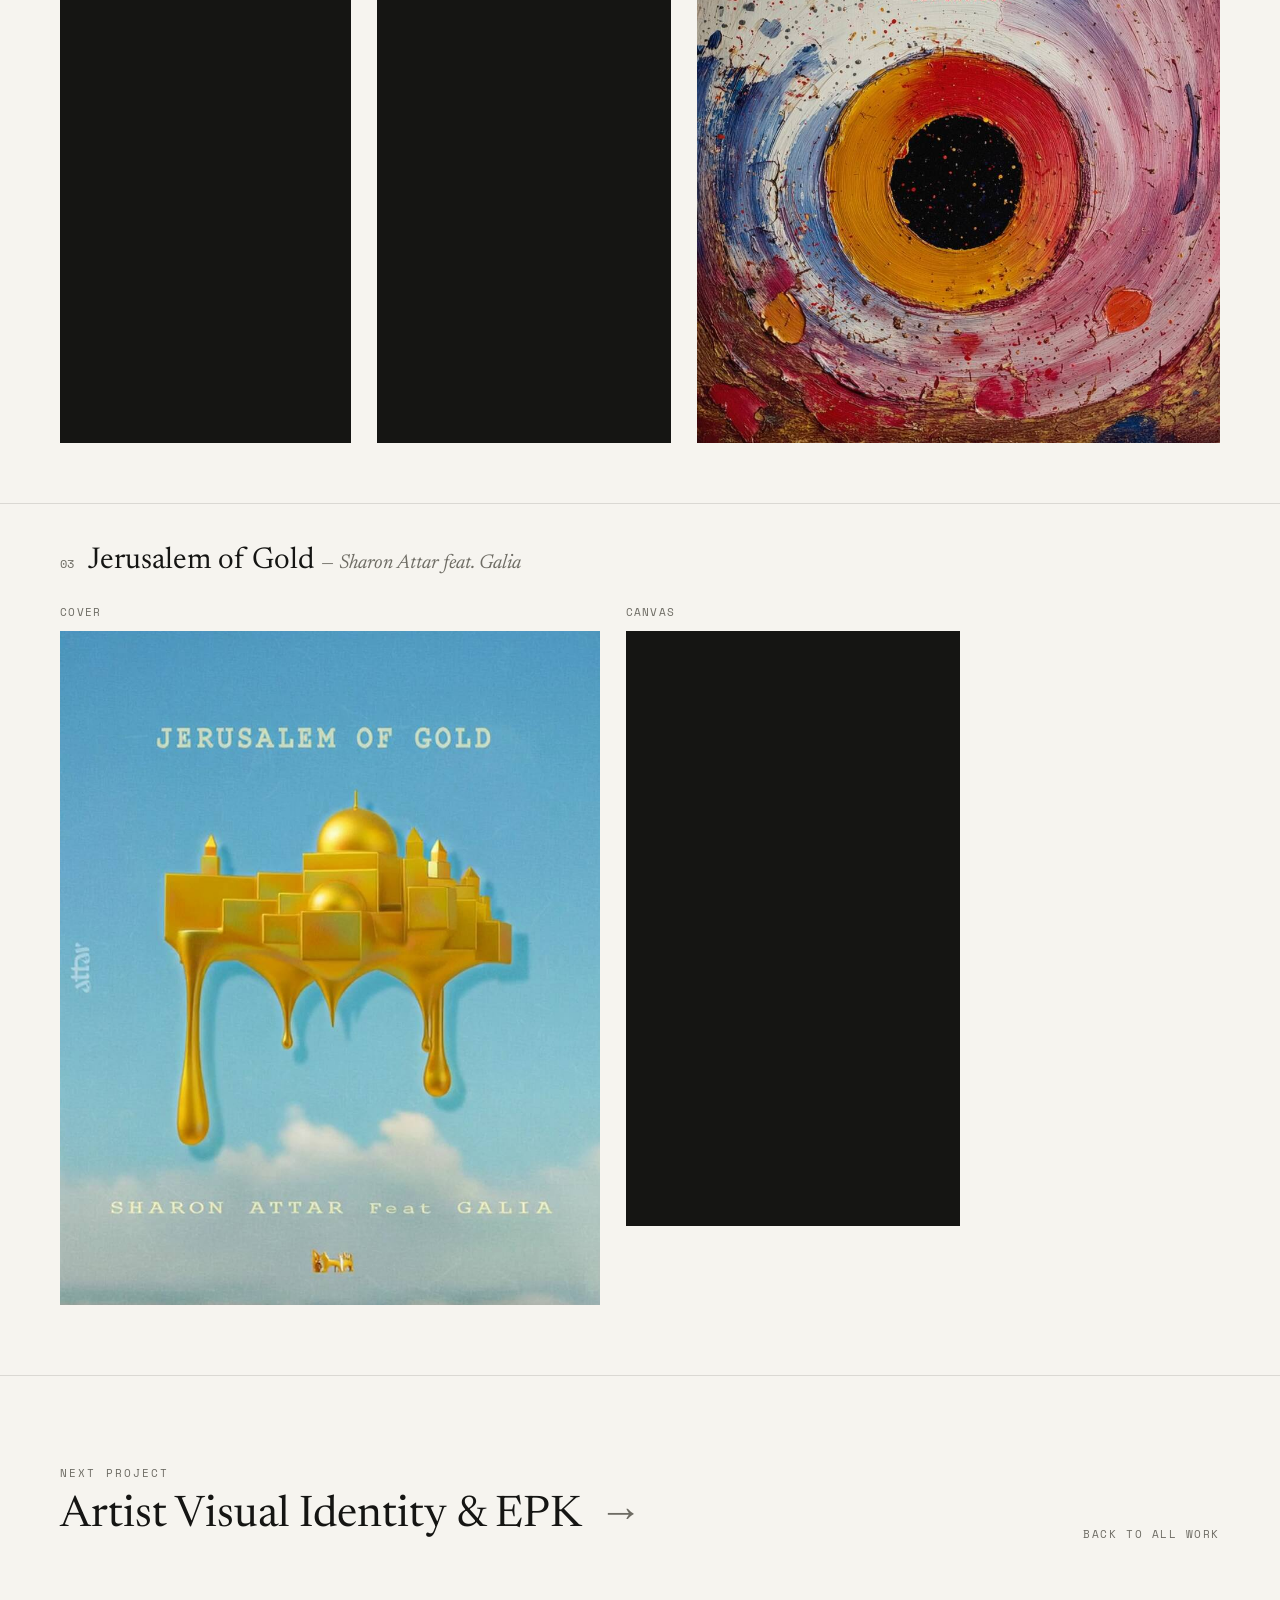
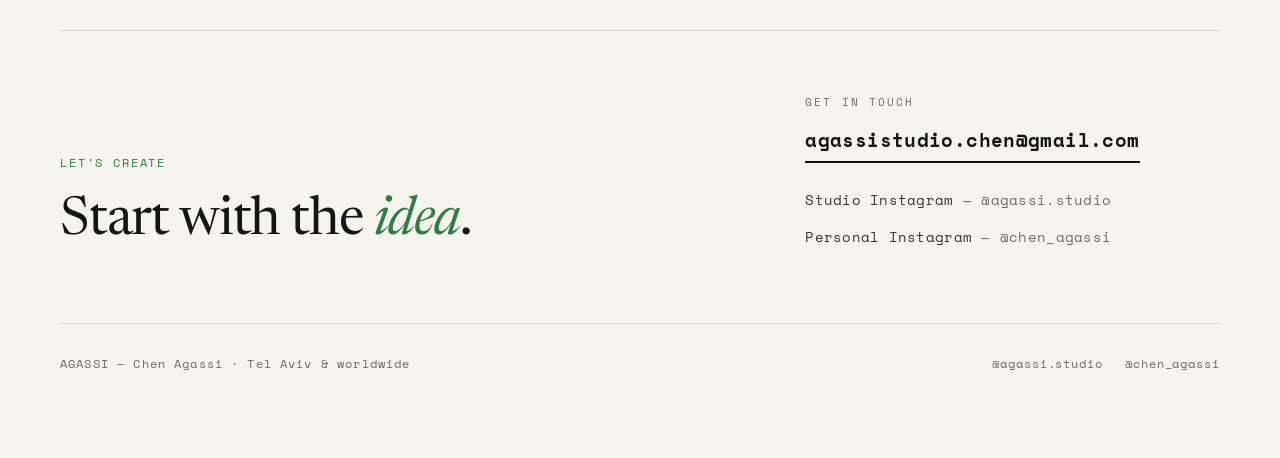
<file: music.html>
<!DOCTYPE html>
<html lang="en">
<head>
<meta charset="utf-8">
<meta name="viewport" content="width=device-width, initial-scale=1, viewport-fit=cover">
<title>Music Covers &amp; Spotify Canvases — AGASSI | Chen Agassi</title>
<meta name="description" content="Three releases, each developed as a visual pair: cover artwork and a looping Spotify Canvas designed to extend the same idea in motion.">
<meta name="theme-color" content="#f6f4ef">
<link rel="canonical" href="https://www.agassistudio.com/music.html">
<meta property="og:url" content="https://www.agassistudio.com/music.html">
<meta property="og:type" content="website">
<meta property="og:site_name" content="AGASSI">
<meta property="og:title" content="Music Covers &amp; Spotify Canvases — AGASSI">
<meta property="og:description" content="Three releases, each developed as a visual pair: cover artwork and a looping Spotify Canvas.">
<meta property="og:image" content="https://www.agassistudio.com/assets/music_jerusalem_cover.jpg">
<meta name="twitter:card" content="summary_large_image">
<link rel="icon" type="image/png" sizes="32x32" href="assets/favicon-32.png">
<link rel="apple-touch-icon" href="assets/apple-touch-icon.png">
<link rel="preconnect" href="https://fonts.googleapis.com">
<link rel="preconnect" href="https://fonts.gstatic.com" crossorigin>
<link rel="stylesheet" href="https://fonts.googleapis.com/css2?family=Archivo:wght@400;500;600;700;900&family=Newsreader:ital,opsz,wght@0,6..72,400;0,6..72,500;1,6..72,400;1,6..72,500&family=Space+Mono:wght@400;700&display=swap">
<link rel="stylesheet" href="css/agassi.css">
<style>
.mu-head{padding-bottom:60px}
.mu-head .wrap > *{max-width:1000px}
.rel{padding-top:40px;padding-bottom:60px;border-top:1px solid var(--hair)}
.rel--last{padding-bottom:70px}
.rel-head{display:flex;align-items:baseline;gap:14px;margin-bottom:26px;flex-wrap:wrap}
.rel-num{font:400 12px/1 var(--f-mono);color:var(--micro)}
.rel-title{font-family:var(--f-serif);font-size:30px;line-height:1.15}
.rel-title .by{font-style:italic;font-size:20px;color:var(--micro)}
.rel .slot-label{margin-bottom:10px}
.rel-a{grid-template-columns:1.5fr .62fr;gap:26px}
.rel-b{grid-template-columns:.5563fr .5624fr 1fr;gap:26px}  /* two canvases + cover: widths follow ratios → equal heights */
.r-dj1{aspect-ratio:1280/2301}
.rel-c{grid-template-columns:1fr .62fr;gap:26px;max-width:900px}
.ar-1{aspect-ratio:1/1}.ar-45{aspect-ratio:4/5}
@media (max-width:767px){.rel-title{font-size:26px}.rel-title .by{display:block;font-size:17px;margin-top:4px}}
</style>
</head>
<body>
<a class="skip" href="#main">Skip to content</a>
<header class="site-header pad">
  <a href="index.html" aria-label="AGASSI — home">
    <span class="logo-chip"><img src="assets/agassi_logo_primary.png" alt="" width="30" height="30"></span>
  </a>
  <nav class="nav" aria-label="Primary">
    <a href="index.html#work">Work</a>
    <a href="index.html#about">About</a>
    <a href="#contact">Contact</a>
  </nav>
</header>
<main id="main">
<section class="ph mu-head pad" aria-labelledby="p-title">
  <div class="wrap">
    <p class="eyebrow" style="margin-bottom:24px">05 — Collection</p>
    <h1 id="p-title" class="p-h1 p-h1--sm" style="margin-bottom:26px">Music Covers &amp; <em>Spotify Canvases</em></h1>
    <p class="p-intro" style="margin-bottom:0">Three releases, each developed as a visual pair: cover artwork and a looping Spotify Canvas designed to extend the same idea in motion.</p>
  </div>
</section>

<!-- 1 · WOODSTOCK — cover left, canvas right -->
<section class="rel pad" aria-labelledby="r1">
  <div class="wrap">
    <div class="rel-head"><span class="rel-num">01</span><h2 id="r1" class="rel-title">Woodstock <span class="by">— Sharon Attar × Omer Keinan</span></h2></div>
    <div class="g rel-a">
      <div><span class="meta slot-label">Cover</span><img class="cover ar-1" src="assets/music_woodstock_cover.jpg" width="900" height="900" alt="Woodstock cover" loading="lazy" decoding="async"></div>
      <div><span class="meta slot-label">Canvas</span><div class="media r-9x16"><iframe src="https://player.vimeo.com/video/1229462547?h=695d4ead3d" title="Woodstock — Spotify Canvas" loading="lazy" allow="autoplay; fullscreen; picture-in-picture" allowfullscreen></iframe></div></div>
    </div>
  </div>
</section>

<!-- 2 · DÉ JING — canvas left, cover right -->
<section class="rel pad" aria-labelledby="r2">
  <div class="wrap">
    <div class="rel-head"><span class="rel-num">02</span><h2 id="r2" class="rel-title">Dé Jing <span class="by">— Sharon Attar · Guy Davidov</span></h2></div>
    <div class="g rel-b">
      <div><span class="meta slot-label">Canvas 1</span><div class="media r-dj1"><iframe src="https://player.vimeo.com/video/1229463414?h=08672c4f14" title="Dé Jing — Spotify Canvas 1" loading="lazy" allow="autoplay; fullscreen; picture-in-picture" allowfullscreen></iframe></div></div>
      <div><span class="meta slot-label">Canvas 2</span><div class="media r-9x16"><iframe src="https://player.vimeo.com/video/1229463413?h=c1a20f482c" title="Dé Jing — Spotify Canvas 2" loading="lazy" allow="autoplay; fullscreen; picture-in-picture" allowfullscreen></iframe></div></div>
      <div><span class="meta slot-label">Cover</span><img class="cover ar-1" src="assets/music_dejing_cover.jpg" width="900" height="900" alt="Dé Jing cover" loading="lazy" decoding="async"></div>
    </div>
  </div>
</section>

<!-- 3 · JERUSALEM OF GOLD — portrait cover + canvas -->
<section class="rel rel--last pad" aria-labelledby="r3">
  <div class="wrap">
    <div class="rel-head"><span class="rel-num">03</span><h2 id="r3" class="rel-title">Jerusalem of Gold <span class="by">— Sharon Attar feat. Galia</span></h2></div>
    <div class="g rel-c">
      <div><span class="meta slot-label">Cover</span><img class="cover ar-45" src="assets/music_jerusalem_cover.jpg" width="900" height="1132" alt="Jerusalem of Gold cover" loading="lazy" decoding="async"></div>
      <div><span class="meta slot-label">Canvas</span><div class="media r-9x16"><iframe src="https://player.vimeo.com/video/1212015930" title="Jerusalem of Gold — Spotify Canvas" loading="lazy" allow="fullscreen; picture-in-picture" allowfullscreen></iframe></div></div>
    </div>
  </div>
</section>

<a href="artist-epk.html" class="next pad">
  <div class="wrap next-row">
    <div>
      <p class="label">Next project</p>
      <p class="next-title">Artist Visual Identity &amp; EPK <span class="arrow" aria-hidden="true">→</span></p>
    </div>
    <span class="next-back">Back to all work</span>
  </div>
</a>
<section id="contact" class="contact contact--compact pad" aria-labelledby="contact-title">
  <div class="wrap">
    <div class="contact-grid">
      <div>
        <p class="eyebrow">Let's Create</p>
        <h2 id="contact-title" class="contact-title">Start with the <span class="accent">idea</span>.</h2>
      </div>
      <div>
        <p class="label">Get in touch</p>
        <a href="mailto:agassistudio.chen@gmail.com" class="email">agassistudio.chen@gmail.com</a>
        <div class="socials">
          <a href="https://www.instagram.com/agassi.studio/" target="_blank" rel="noopener">Studio Instagram <span>— @agassi.studio</span></a>
          <a href="https://www.instagram.com/chen_agassi/" target="_blank" rel="noopener">Personal Instagram <span>— @chen_agassi</span></a>
        </div>
      </div>
    </div>
  </div>
</section>
</main>
<footer class="site-footer pad">
  <div class="wrap">
    <div class="footer">
      <span>AGASSI — Chen Agassi · Tel Aviv &amp; worldwide</span>
      <nav aria-label="Social">
        <a href="https://www.instagram.com/agassi.studio/" target="_blank" rel="noopener">@agassi.studio</a>
        <a href="https://www.instagram.com/chen_agassi/" target="_blank" rel="noopener">@chen_agassi</a>
      </nav>
    </div>
  </div>
</footer>
</body>
</html>
</file>
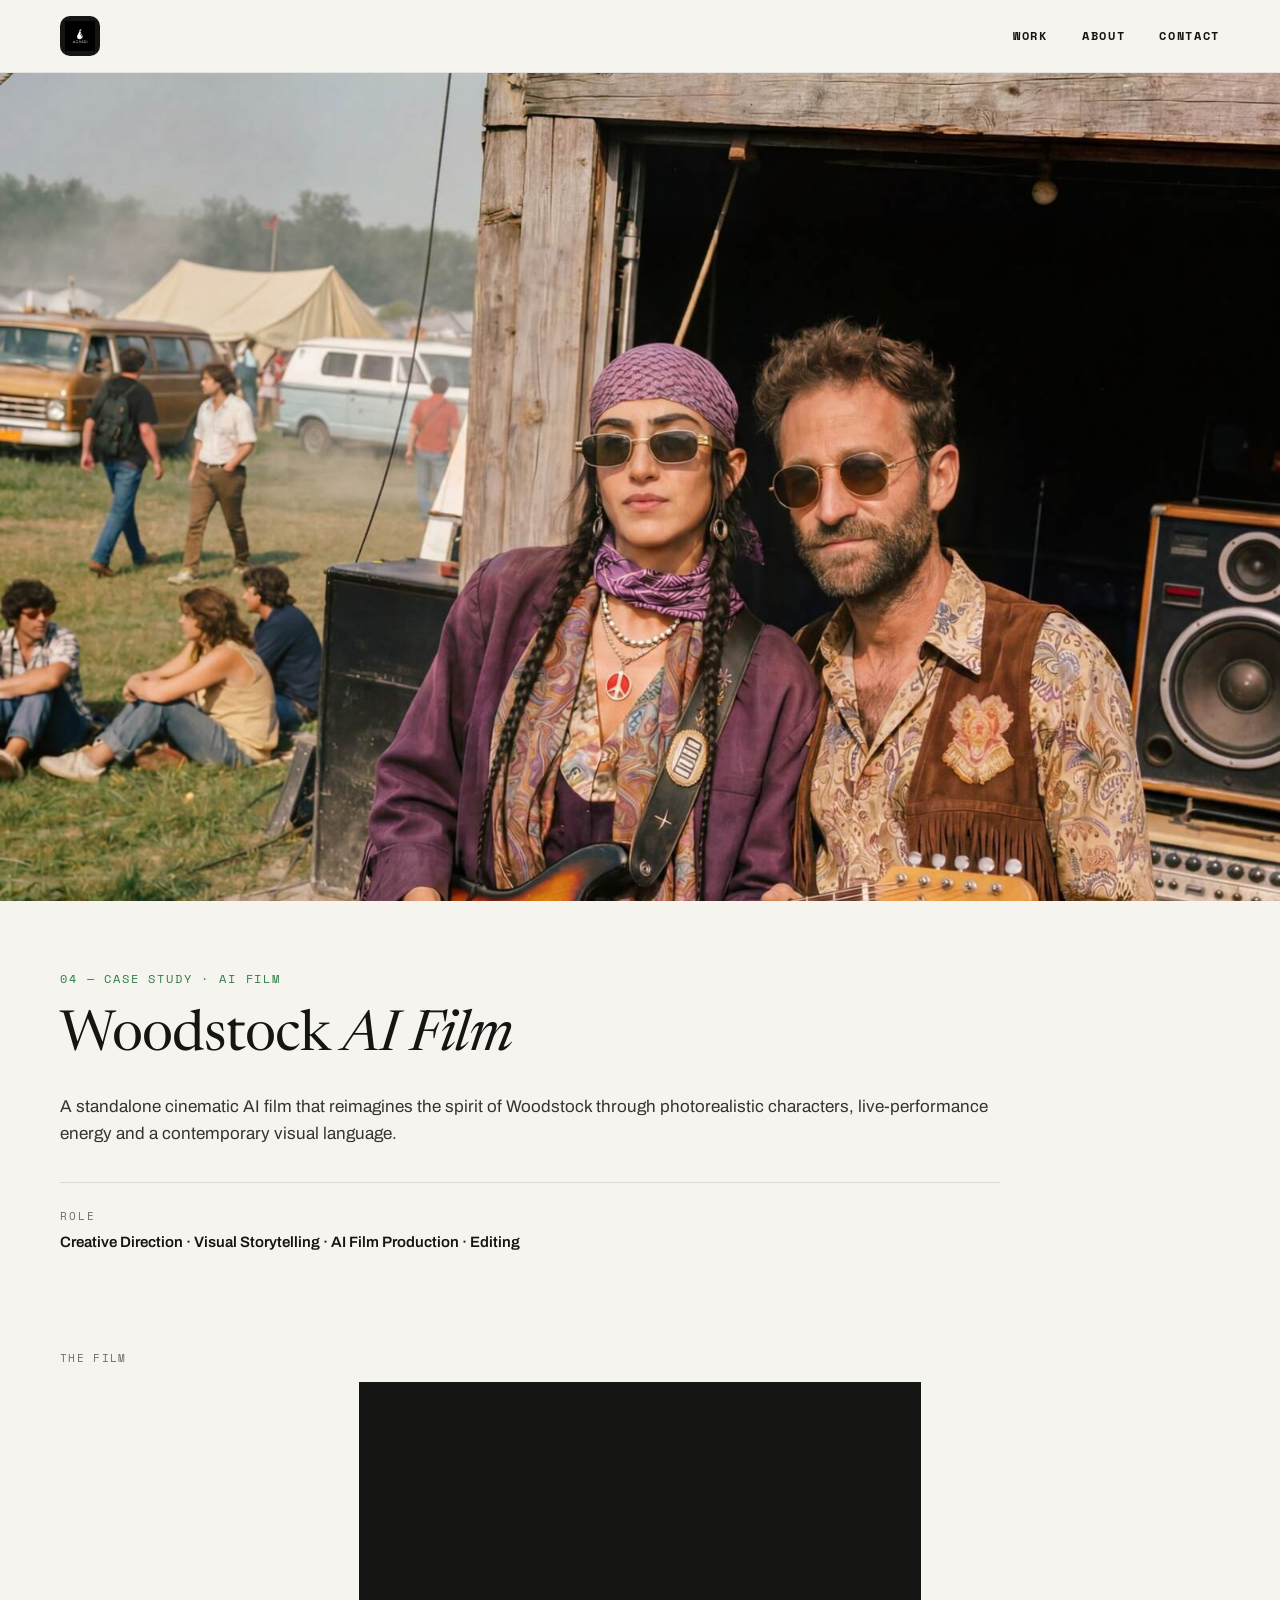
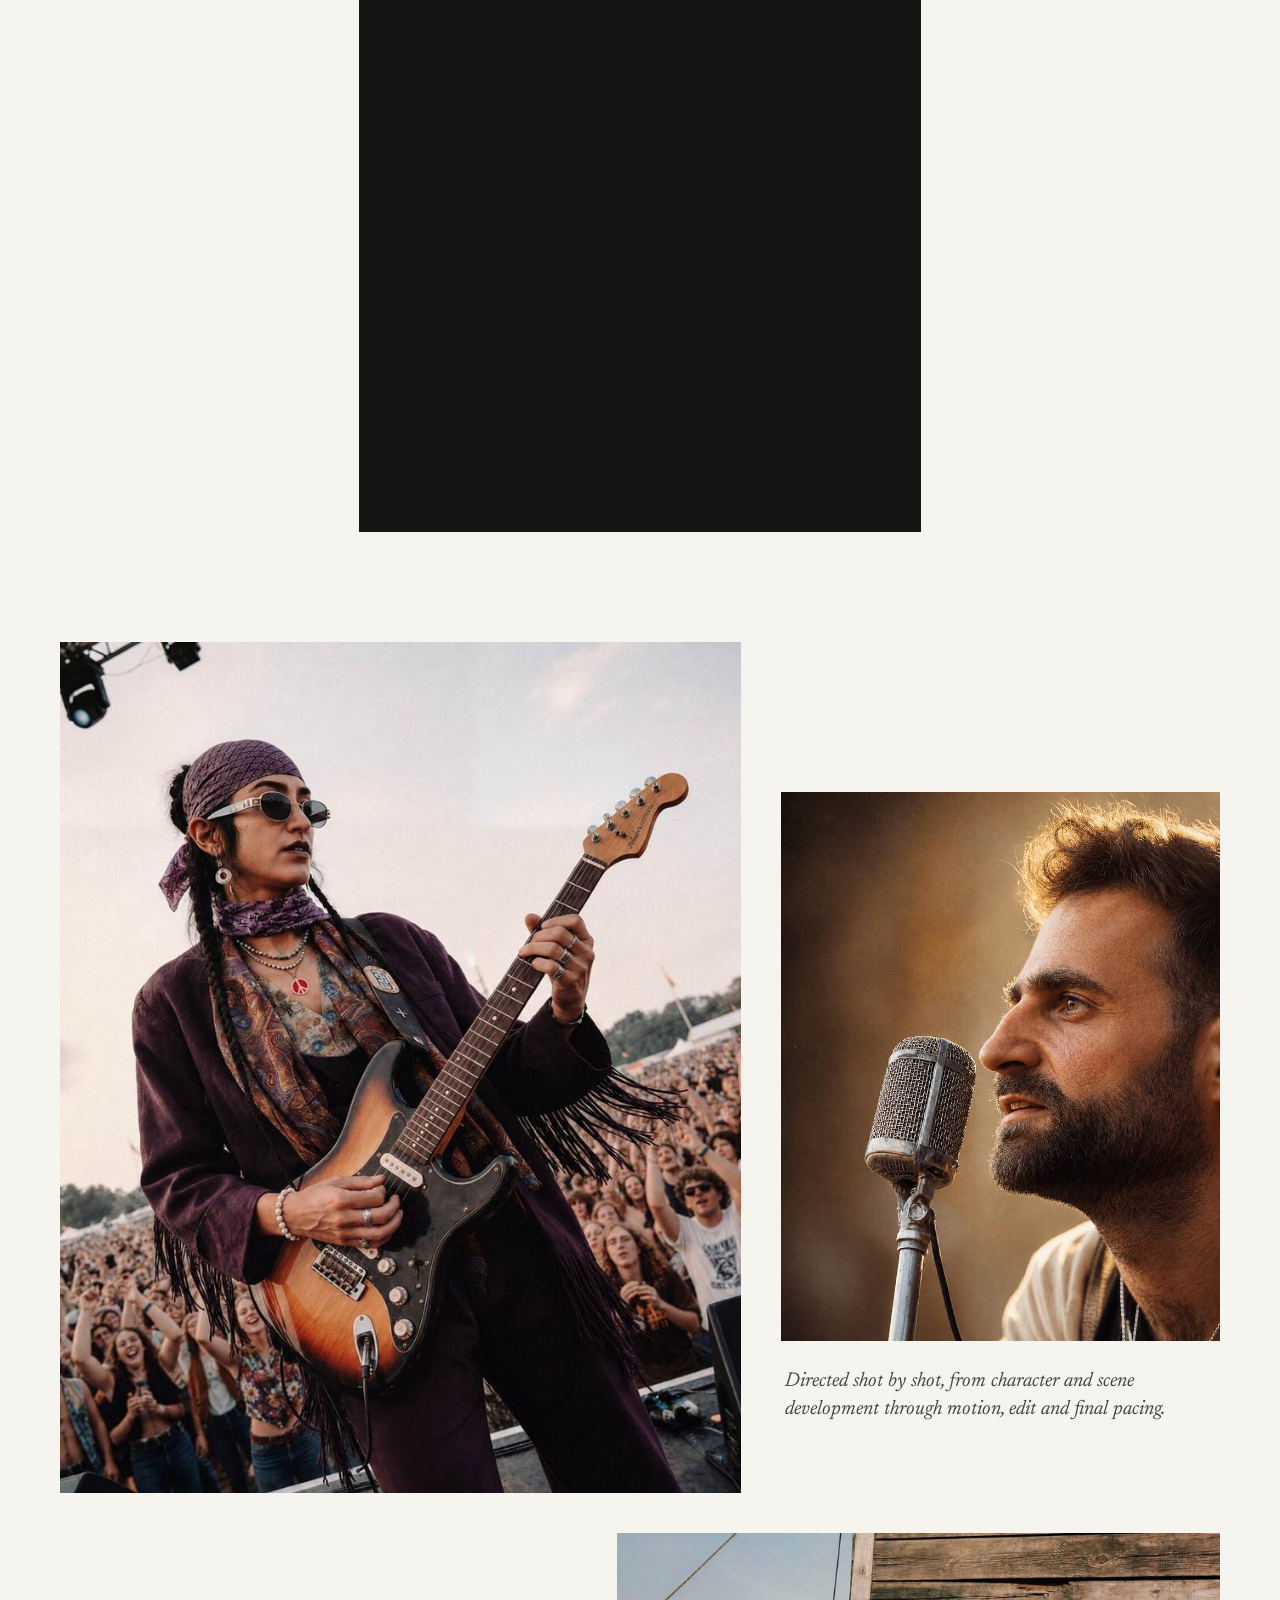
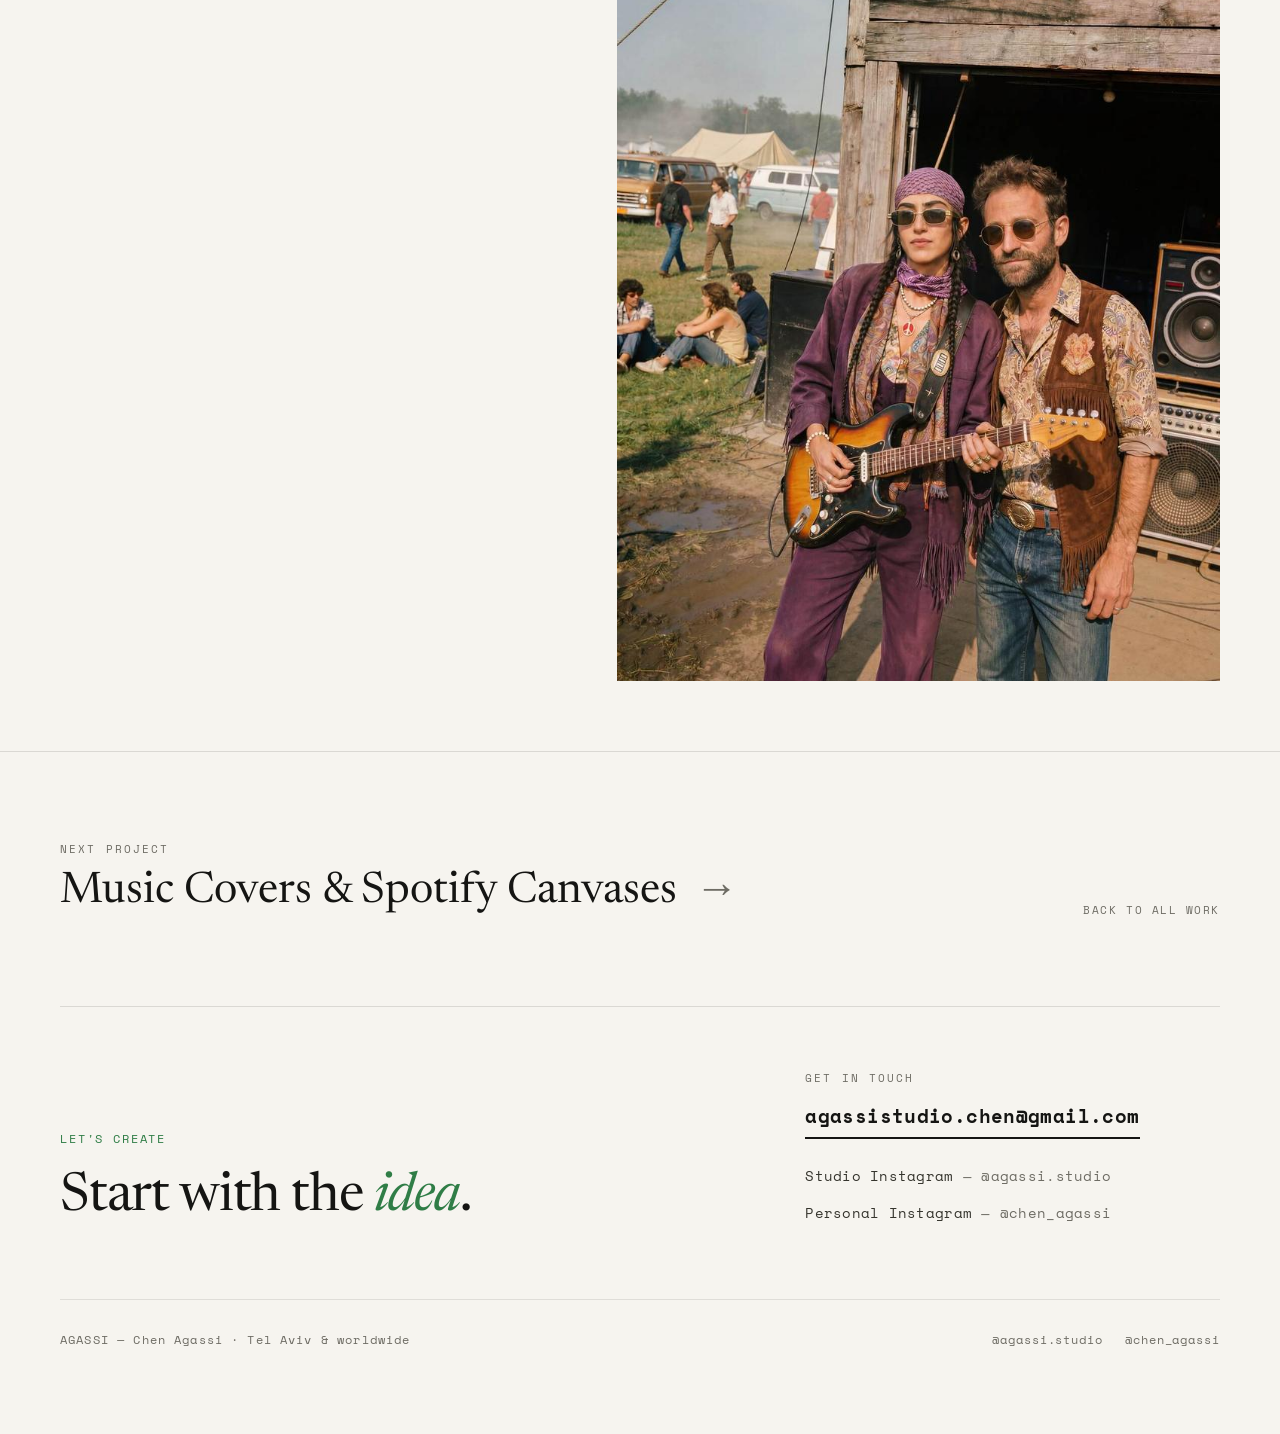
<file: woodstock.html>
<!DOCTYPE html>
<html lang="en">
<head>
<meta charset="utf-8">
<meta name="viewport" content="width=device-width, initial-scale=1, viewport-fit=cover">
<title>Woodstock AI Film — AGASSI | Chen Agassi</title>
<meta name="description" content="A standalone cinematic AI film that reimagines the spirit of Woodstock through photorealistic characters, live-performance energy and a contemporary visual language.">
<meta name="theme-color" content="#f6f4ef">
<link rel="canonical" href="https://www.agassistudio.com/woodstock.html">
<meta property="og:url" content="https://www.agassistudio.com/woodstock.html">
<meta property="og:type" content="website">
<meta property="og:site_name" content="AGASSI">
<meta property="og:title" content="Woodstock AI Film — AGASSI">
<meta property="og:description" content="A standalone cinematic AI film that reimagines the spirit of Woodstock.">
<meta property="og:image" content="https://www.agassistudio.com/assets/woodstock_cover.jpg">
<meta name="twitter:card" content="summary_large_image">
<link rel="icon" type="image/png" sizes="32x32" href="assets/favicon-32.png">
<link rel="apple-touch-icon" href="assets/apple-touch-icon.png">
<link rel="preconnect" href="https://fonts.googleapis.com">
<link rel="preconnect" href="https://fonts.gstatic.com" crossorigin>
<link rel="stylesheet" href="https://fonts.googleapis.com/css2?family=Archivo:wght@400;500;600;700;900&family=Newsreader:ital,opsz,wght@0,6..72,400;0,6..72,500;1,6..72,400;1,6..72,500&family=Space+Mono:wght@400;700&display=swap">
<link rel="stylesheet" href="css/agassi.css">
<style>
.ws-hero{--h:92vh;--h:92svh;object-position:center 30%}
.ws-title{padding-top:70px;padding-bottom:60px}
.ws-title .wrap > *{max-width:940px}
.ws-film{padding-top:20px;padding-bottom:110px}
.ws-film .media{width:min(100%,760px);margin:0 auto}
@supports (height:100svh){.ws-film .media{width:min(100%,760px,calc((100svh - 150px) * .75))}}
.r-3x4{aspect-ratio:1280/1707}
.ws-film .slot-label{margin-bottom:16px}
.ws-stills{padding-bottom:40px}
.ws-lead{grid-template-columns:1.55fr 1fr;gap:40px;margin-bottom:40px}
.ws-side{padding-top:150px}
.ws-caption{font-family:var(--f-serif);font-style:italic;font-size:20px;line-height:1.4;color:var(--body-muted);margin:26px 4px 0}
.ws-duo-row{display:flex;justify-content:flex-end;margin-bottom:30px}
img.ws-duo{width:52%}
@media (max-width:767px){
  .ws-hero{height:auto}
  .ws-title{padding-top:48px;padding-bottom:40px}
  .ws-film{padding-bottom:64px}
  .ws-side{padding-top:0}
  img.ws-duo{width:100%}
}
</style>
</head>
<body>
<a class="skip" href="#main">Skip to content</a>
<header class="site-header pad">
  <a href="index.html" aria-label="AGASSI — home">
    <span class="logo-chip"><img src="assets/agassi_logo_primary.png" alt="" width="30" height="30"></span>
  </a>
  <nav class="nav" aria-label="Primary">
    <a href="index.html#work">Work</a>
    <a href="index.html#about">About</a>
    <a href="#contact">Contact</a>
  </nav>
</header>
<main id="main">
<img class="bleed ws-hero" src="assets/woodstock_cover.jpg" srcset="assets/woodstock_cover-800w.jpg 800w, assets/woodstock_cover.jpg 1600w" sizes="100vw" width="1600" height="1986" alt="Woodstock AI Film" fetchpriority="high">

<section class="ws-title pad" aria-labelledby="p-title">
  <div class="wrap">
    <p class="eyebrow" style="margin-bottom:22px">04 — Case Study · AI Film</p>
    <h1 id="p-title" class="p-h1 p-h1--sm" style="margin-bottom:26px">Woodstock <em>AI Film</em></h1>
    <p class="p-intro">A standalone cinematic AI film that reimagines the spirit of Woodstock through photorealistic characters, live-performance energy and a contemporary visual language.</p>
    <dl class="p-facts">
      <div><dt class="label">Role</dt><dd class="v">Creative Direction · Visual Storytelling · AI Film Production · Editing</dd></div>
    </dl>
  </div>
</section>

<section class="ws-film pad" aria-labelledby="film-l">
  <div class="wrap">
    <h2 id="film-l" class="meta slot-label">The Film</h2>
    <div class="media r-3x4">
      <iframe src="https://player.vimeo.com/video/1229462474?h=ba660a3194" title="Woodstock AI Film" loading="lazy" allow="autoplay; fullscreen; picture-in-picture" allowfullscreen></iframe>
    </div>
  </div>
</section>

<section class="ws-stills pad" aria-label="Film stills">
  <div class="wrap">
    <div class="g ws-lead">
      <img class="cover" src="assets/woodstock_still_stage.jpg" srcset="assets/woodstock_still_stage-800w.jpg 800w, assets/woodstock_still_stage.jpg 1200w" sizes="(max-width:767px) 100vw, 58vw" width="1200" height="1499" alt="On stage" loading="lazy" decoding="async">
      <div class="ws-side">
        <img class="cover" src="assets/woodstock_still_mic.jpg" width="800" height="1000" alt="At the microphone" loading="lazy" decoding="async">
        <p class="ws-caption">Directed shot by shot, from character and scene development through motion, edit and final pacing.</p>
      </div>
    </div>
    <div class="ws-duo-row">
      <img class="cover ws-duo" src="assets/woodstock_still_duo.jpg" srcset="assets/woodstock_still_duo-800w.jpg 800w, assets/woodstock_still_duo.jpg 1200w" sizes="(max-width:767px) 100vw, 50vw" width="1200" height="1490" alt="The duo" loading="lazy" decoding="async">
    </div>
  </div>
</section>

<a href="music.html" class="next pad">
  <div class="wrap next-row">
    <div>
      <p class="label">Next project</p>
      <p class="next-title">Music Covers &amp; Spotify Canvases <span class="arrow" aria-hidden="true">→</span></p>
    </div>
    <span class="next-back">Back to all work</span>
  </div>
</a>
<section id="contact" class="contact contact--compact pad" aria-labelledby="contact-title">
  <div class="wrap">
    <div class="contact-grid">
      <div>
        <p class="eyebrow">Let's Create</p>
        <h2 id="contact-title" class="contact-title">Start with the <span class="accent">idea</span>.</h2>
      </div>
      <div>
        <p class="label">Get in touch</p>
        <a href="mailto:agassistudio.chen@gmail.com" class="email">agassistudio.chen@gmail.com</a>
        <div class="socials">
          <a href="https://www.instagram.com/agassi.studio/" target="_blank" rel="noopener">Studio Instagram <span>— @agassi.studio</span></a>
          <a href="https://www.instagram.com/chen_agassi/" target="_blank" rel="noopener">Personal Instagram <span>— @chen_agassi</span></a>
        </div>
      </div>
    </div>
  </div>
</section>
</main>
<footer class="site-footer pad">
  <div class="wrap">
    <div class="footer">
      <span>AGASSI — Chen Agassi · Tel Aviv &amp; worldwide</span>
      <nav aria-label="Social">
        <a href="https://www.instagram.com/agassi.studio/" target="_blank" rel="noopener">@agassi.studio</a>
        <a href="https://www.instagram.com/chen_agassi/" target="_blank" rel="noopener">@chen_agassi</a>
      </nav>
    </div>
  </div>
</footer>
</body>
</html>
</file>
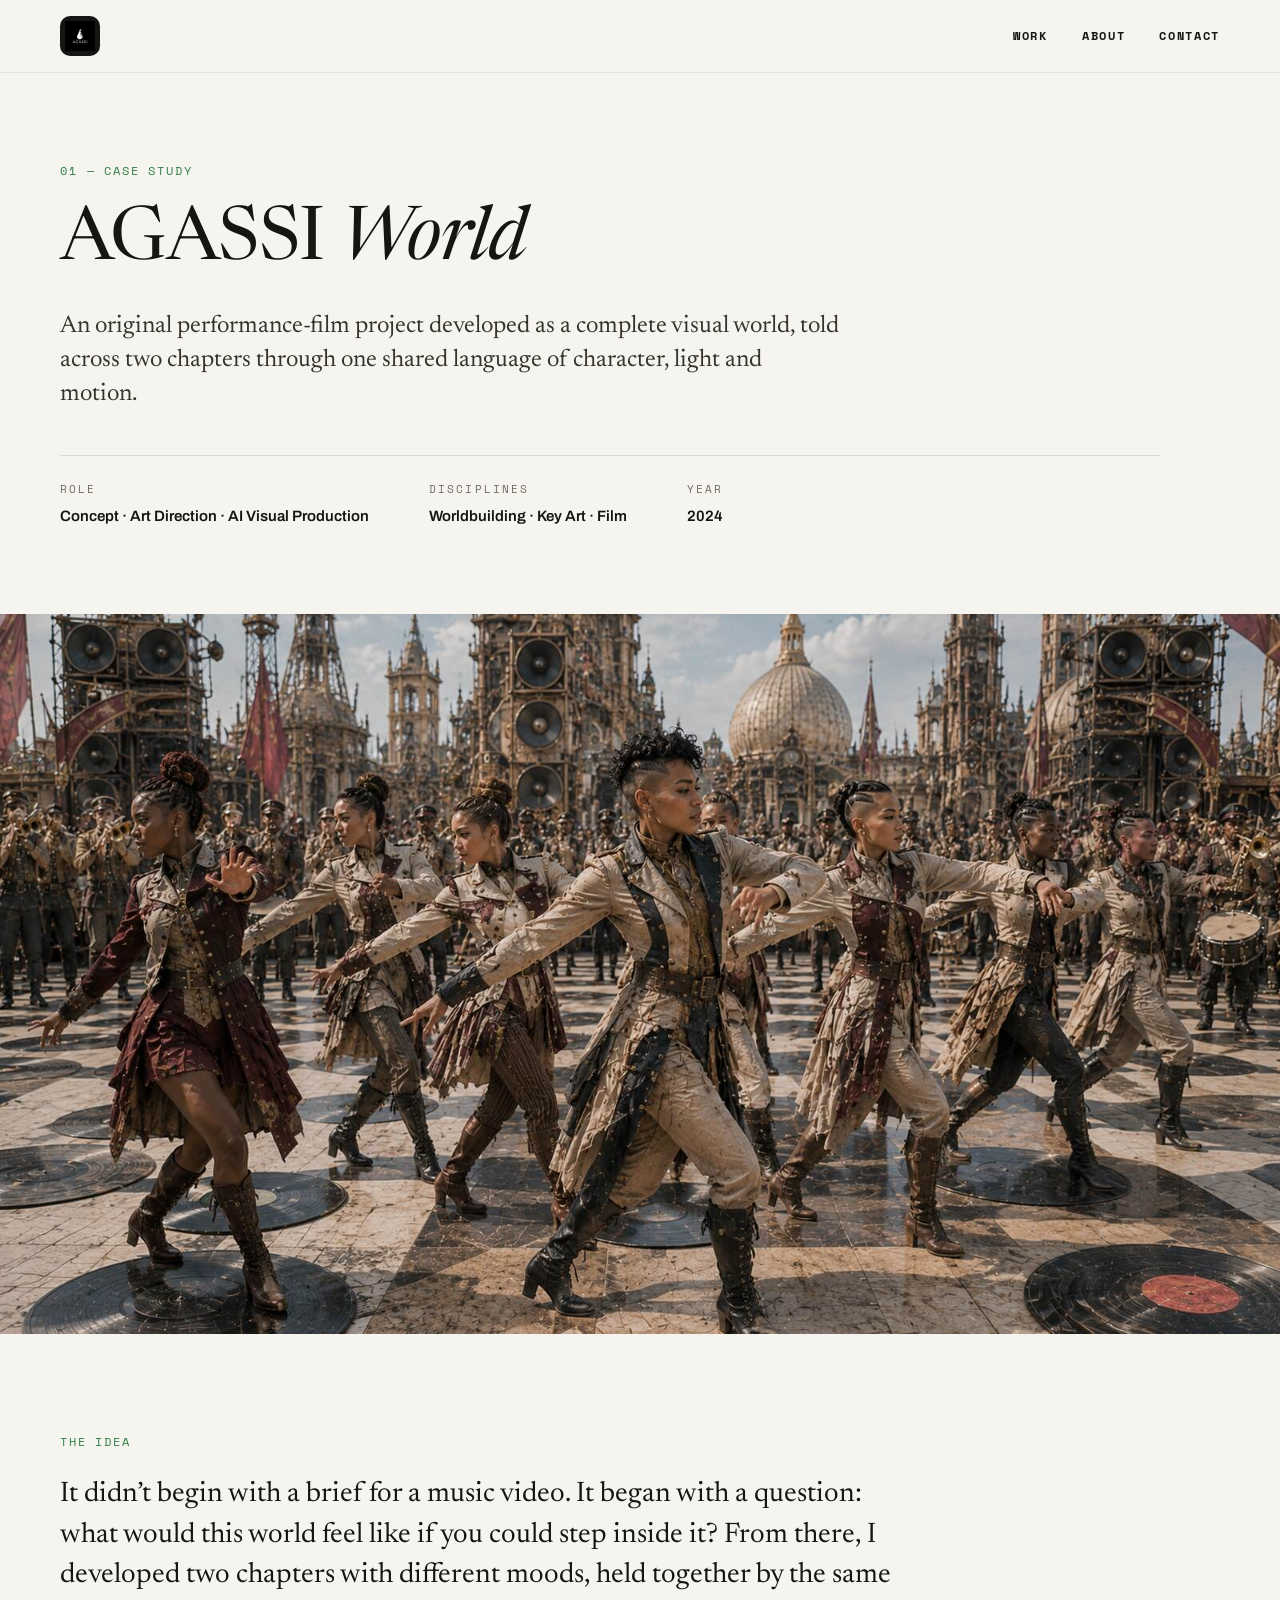
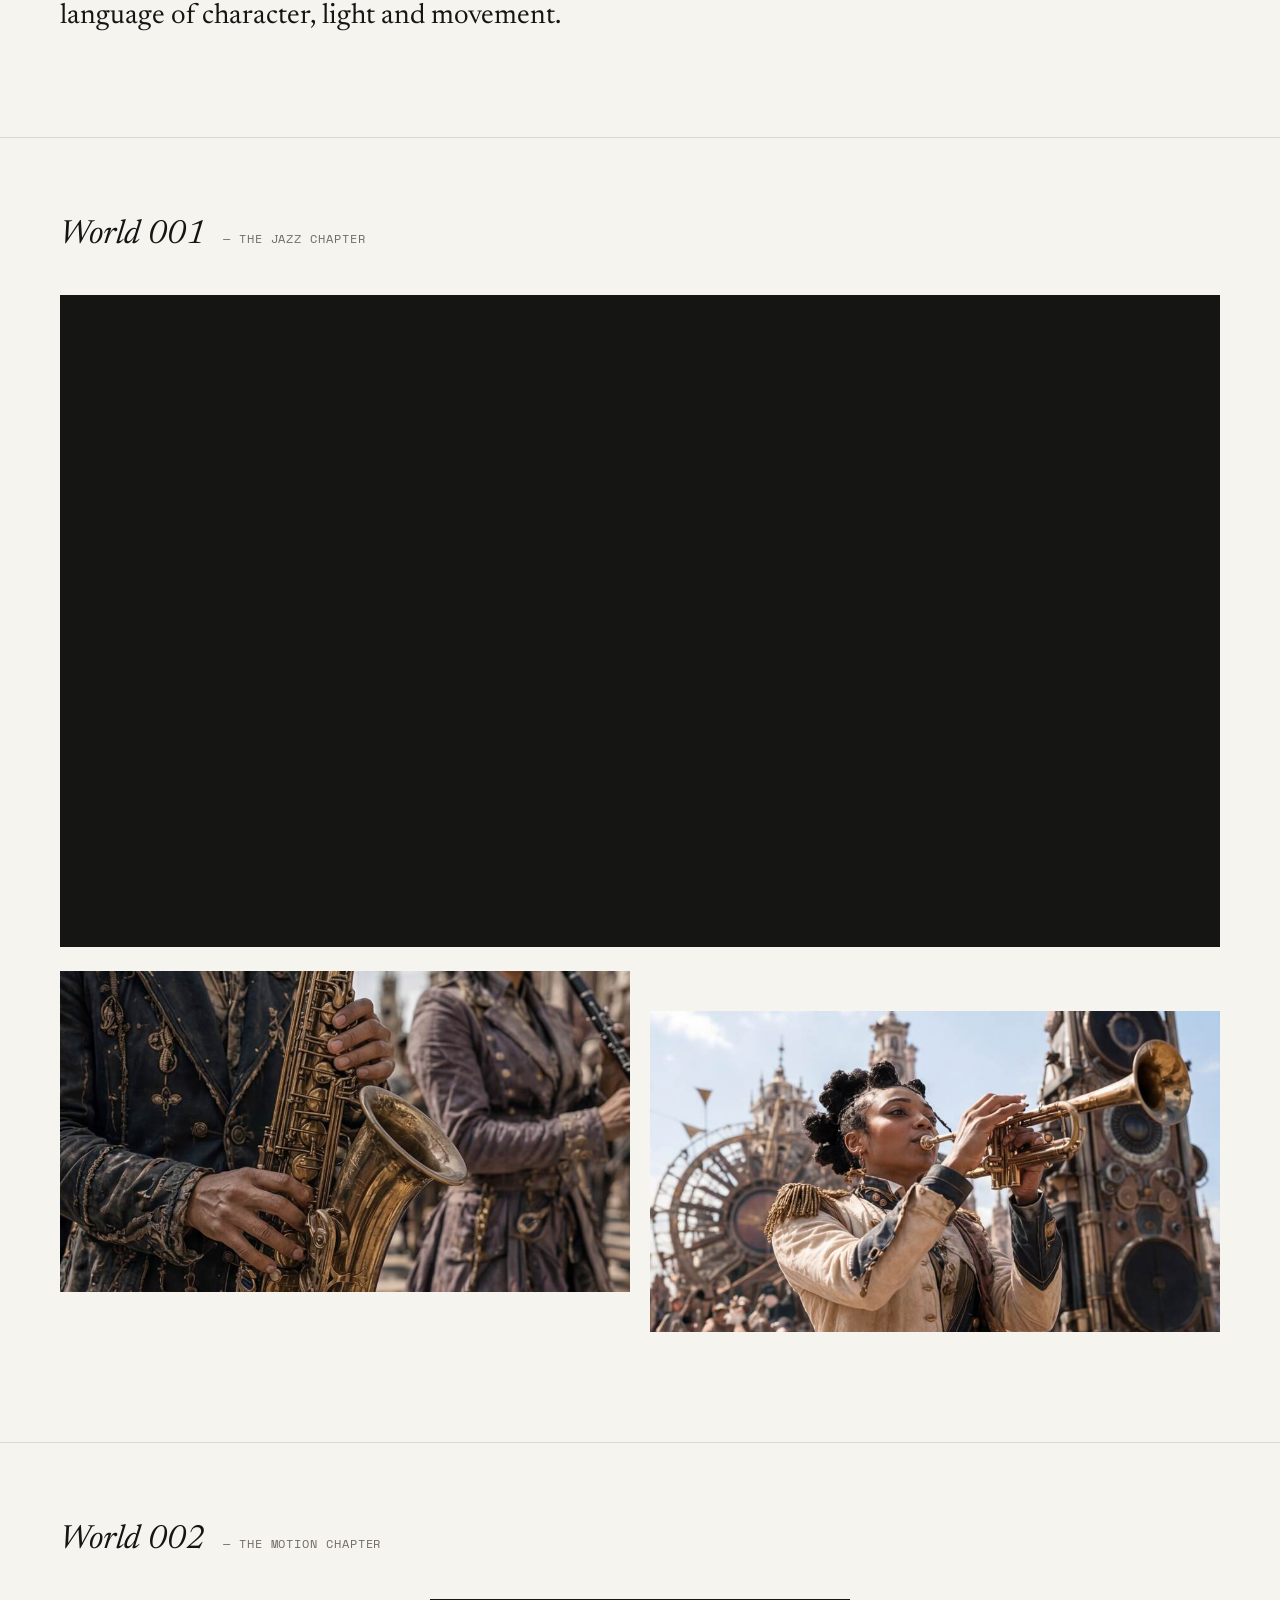
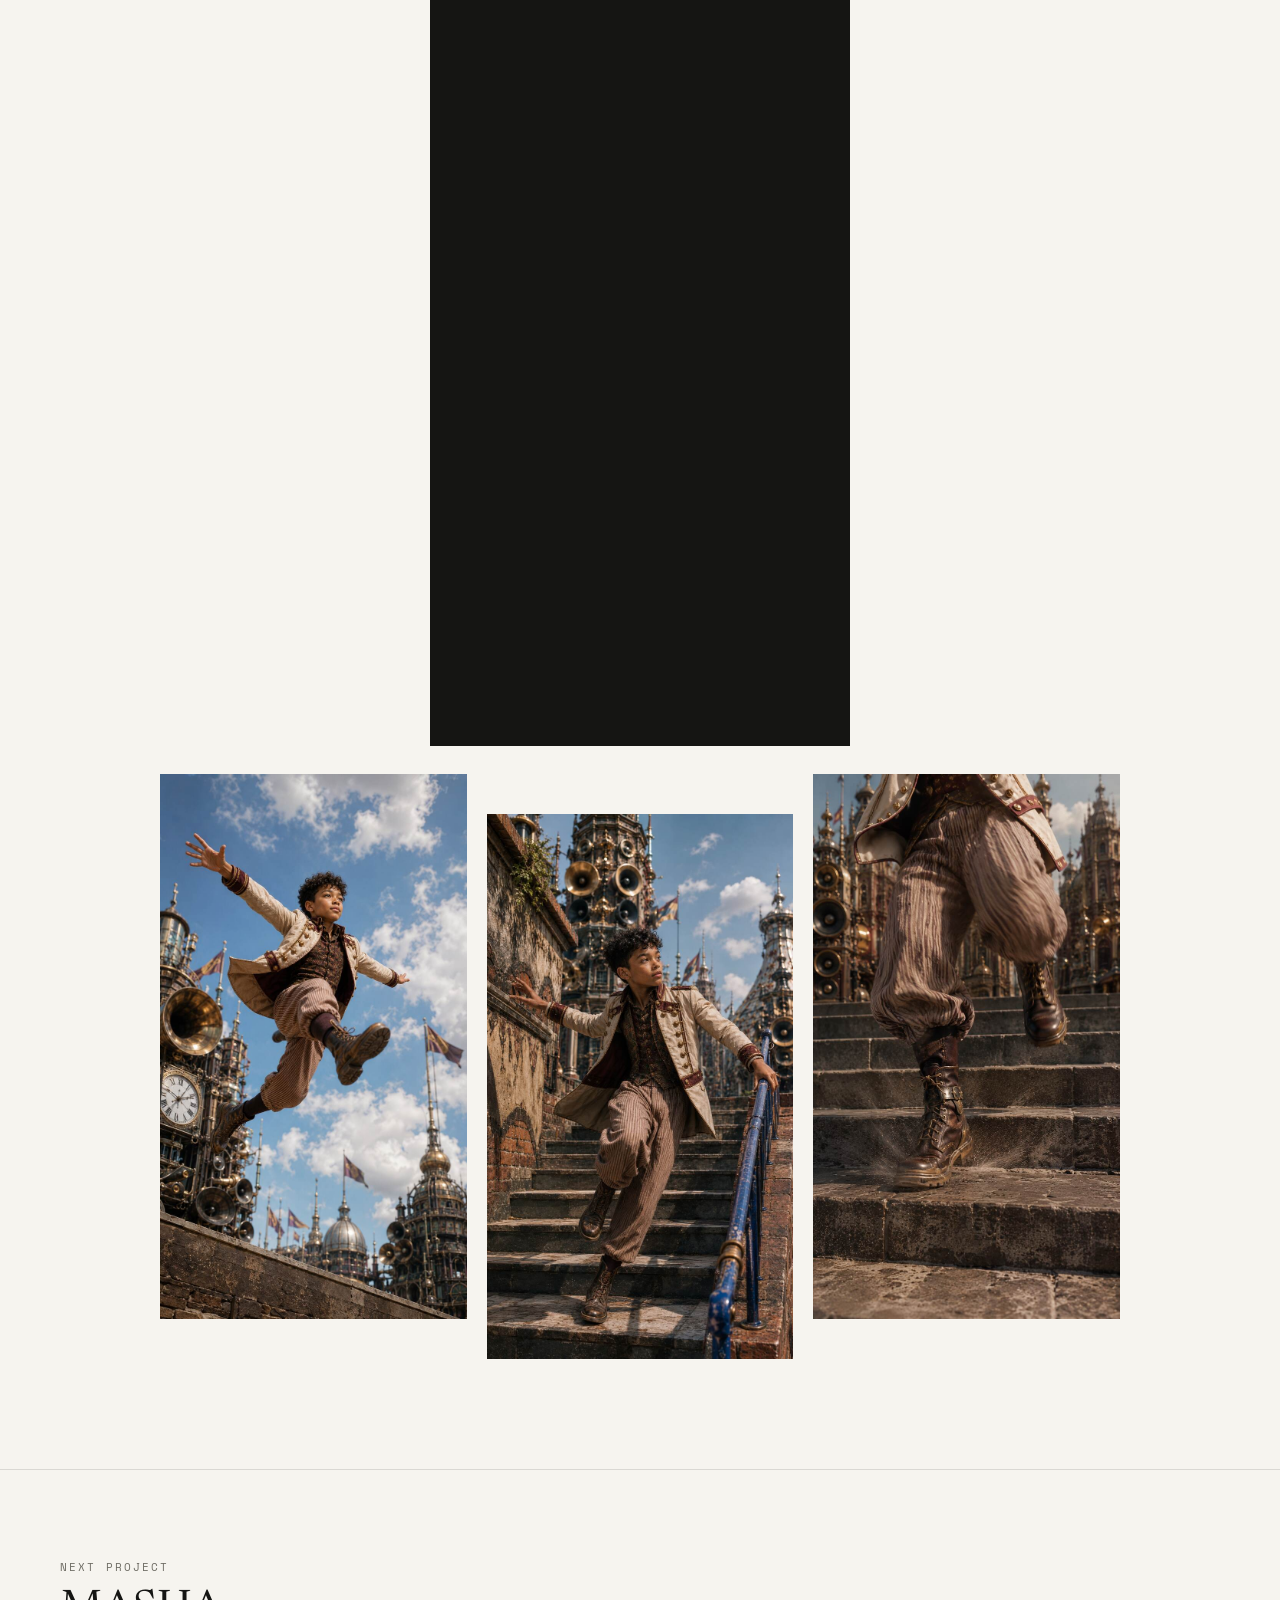
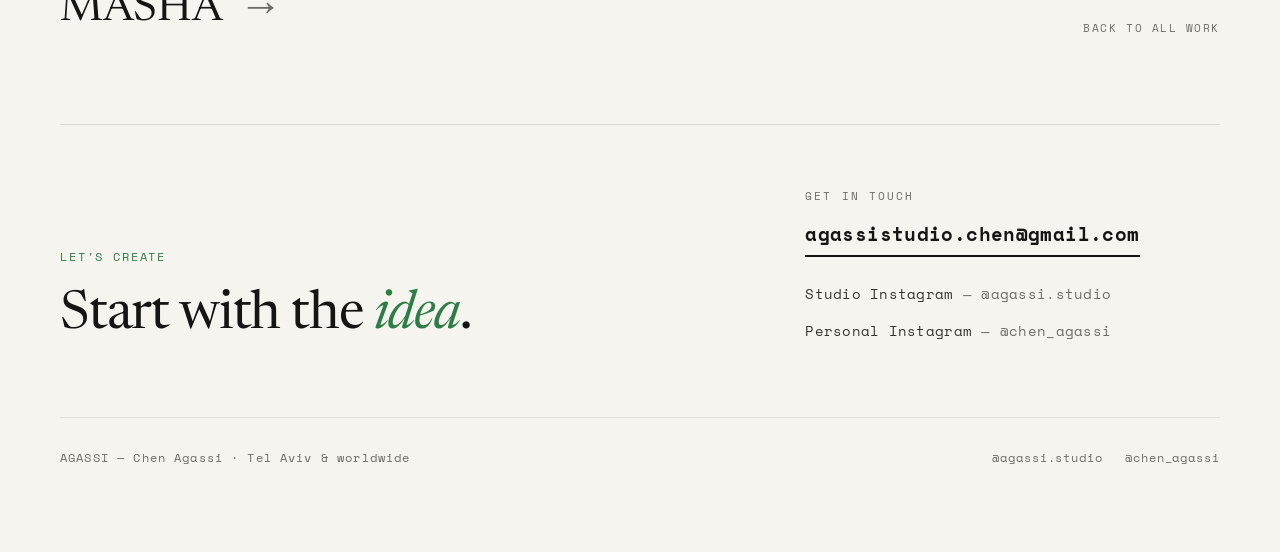
<file: world.html>
<!DOCTYPE html>
<html lang="en">
<head>
<meta charset="utf-8">
<meta name="viewport" content="width=device-width, initial-scale=1, viewport-fit=cover">
<title>AGASSI World — AGASSI | Chen Agassi</title>
<meta name="description" content="AGASSI World — an original performance-film project developed as a complete visual world, told across two chapters. Concept, art direction and AI visual production.">
<meta name="theme-color" content="#f6f4ef">
<link rel="canonical" href="https://www.agassistudio.com/world.html">
<meta property="og:url" content="https://www.agassistudio.com/world.html">
<meta property="og:type" content="website">
<meta property="og:site_name" content="AGASSI">
<meta property="og:title" content="AGASSI World — AGASSI">
<meta property="og:description" content="An original performance-film project developed as a complete visual world, told across two chapters.">
<meta property="og:image" content="https://www.agassistudio.com/assets/world_cover.jpg">
<meta name="twitter:card" content="summary_large_image">
<link rel="icon" type="image/png" sizes="32x32" href="assets/favicon-32.png">
<link rel="apple-touch-icon" href="assets/apple-touch-icon.png">
<link rel="preconnect" href="https://fonts.googleapis.com">
<link rel="preconnect" href="https://fonts.gstatic.com" crossorigin>
<link rel="stylesheet" href="https://fonts.googleapis.com/css2?family=Archivo:wght@400;500;600;700;900&family=Newsreader:ital,opsz,wght@0,6..72,400;0,6..72,500;1,6..72,400;1,6..72,500&family=Space+Mono:wght@400;700&display=swap">
<link rel="stylesheet" href="css/agassi.css">
<style>
.w1-stills{grid-template-columns:repeat(2,1fr)}
.w2{background:none}
.w2-film{max-width:420px;margin:0 auto 28px}
.w2-stills{grid-template-columns:repeat(3,1fr);max-width:960px;margin-inline:auto}
.ar-169{aspect-ratio:16/9}.ar-916{aspect-ratio:9/16}
</style>
</head>
<body>
<a class="skip" href="#main">Skip to content</a>
<header class="site-header pad">
  <a href="index.html" aria-label="AGASSI — home">
    <span class="logo-chip"><img src="assets/agassi_logo_primary.png" alt="" width="30" height="30"></span>
  </a>
  <nav class="nav" aria-label="Primary">
    <a href="index.html#work">Work</a>
    <a href="index.html#about">About</a>
    <a href="#contact">Contact</a>
  </nav>
</header>
<main id="main">
<section class="ph pad" aria-labelledby="p-title">
  <div class="wrap">
    <p class="eyebrow">01 — Case Study</p>
    <h1 id="p-title" class="p-h1">AGASSI <em>World</em></h1>
    <p class="p-lead">An original performance-film project developed as a complete visual world, told across two chapters through one shared language of character, light and motion.</p>
    <dl class="p-facts">
      <div><dt class="label">Role</dt><dd class="v">Concept · Art Direction · AI Visual Production</dd></div>
      <div><dt class="label">Disciplines</dt><dd class="v">Worldbuilding · Key Art · Film</dd></div>
      <div><dt class="label">Year</dt><dd class="v">2024</dd></div>
    </dl>
  </div>
</section>

<img class="bleed" style="--h:min(720px,56.25vw)" src="assets/world_cover.jpg" srcset="assets/world_cover-800w.jpg 800w, assets/world_cover.jpg 1600w" sizes="100vw" width="1600" height="901" alt="AGASSI World — the parade" fetchpriority="high">

<section class="idea pad" aria-labelledby="idea-l">
  <div class="wrap">
    <p id="idea-l" class="eyebrow">The Idea</p>
    <p class="idea-text">It didn’t begin with a brief for a music video. It began with a question: what would this world feel like if you could step inside it? From there, I developed two chapters with different moods, held together by the same language of character, light and movement.</p>
  </div>
</section>

<section class="chapter pad" aria-labelledby="w1">
  <div class="wrap">
    <div class="ch-head">
      <h2 id="w1" class="ch-title">World 001</h2>
      <p class="ch-meta">— The Jazz Chapter</p>
    </div>
    <div class="media r-16x9" style="margin-bottom:24px">
      <iframe src="https://player.vimeo.com/video/1212010703" title="AGASSI WORLD 001" loading="lazy" allow="fullscreen; picture-in-picture" allowfullscreen></iframe>
    </div>
    <div class="g w1-stills">
      <img class="cover ar-169" src="assets/world001_sax.jpg" width="900" height="506" alt="Saxophone detail" loading="lazy" decoding="async">
      <img class="cover ar-169 off" style="--mt:40px" src="assets/world001_trumpet.jpg" width="900" height="506" alt="Trumpet player" loading="lazy" decoding="async">
    </div>
  </div>
</section>

<section class="chapter w2 pad" aria-labelledby="w2">
  <div class="wrap">
    <div class="ch-head">
      <h2 id="w2" class="ch-title">World 002</h2>
      <p class="ch-meta">— The Motion Chapter</p>
    </div>
    <div class="media r-9x16 w2-film">
      <iframe src="https://player.vimeo.com/video/1212011133" title="AGASSI WORLD 002" loading="lazy" allow="fullscreen; picture-in-picture" allowfullscreen></iframe>
    </div>
    <div class="g w2-stills">
      <img class="cover ar-916" src="assets/world002_leap.jpg" width="800" height="1421" alt="Leap" loading="lazy" decoding="async">
      <img class="cover ar-916 off" style="--mt:40px" src="assets/world002_stairs.jpg" width="800" height="1421" alt="On the stairs" loading="lazy" decoding="async">
      <img class="cover ar-916" src="assets/world002_boots.jpg" width="800" height="1421" alt="Boots in motion" loading="lazy" decoding="async">
    </div>
  </div>
</section>

<a href="masha.html" class="next pad">
  <div class="wrap next-row">
    <div>
      <p class="label">Next project</p>
      <p class="next-title">MASHA <span class="arrow" aria-hidden="true">→</span></p>
    </div>
    <span class="next-back">Back to all work</span>
  </div>
</a>
<section id="contact" class="contact contact--compact pad" aria-labelledby="contact-title">
  <div class="wrap">
    <div class="contact-grid">
      <div>
        <p class="eyebrow">Let's Create</p>
        <h2 id="contact-title" class="contact-title">Start with the <span class="accent">idea</span>.</h2>
      </div>
      <div>
        <p class="label">Get in touch</p>
        <a href="mailto:agassistudio.chen@gmail.com" class="email">agassistudio.chen@gmail.com</a>
        <div class="socials">
          <a href="https://www.instagram.com/agassi.studio/" target="_blank" rel="noopener">Studio Instagram <span>— @agassi.studio</span></a>
          <a href="https://www.instagram.com/chen_agassi/" target="_blank" rel="noopener">Personal Instagram <span>— @chen_agassi</span></a>
        </div>
      </div>
    </div>
  </div>
</section>
</main>
<footer class="site-footer pad">
  <div class="wrap">
    <div class="footer">
      <span>AGASSI — Chen Agassi · Tel Aviv &amp; worldwide</span>
      <nav aria-label="Social">
        <a href="https://www.instagram.com/agassi.studio/" target="_blank" rel="noopener">@agassi.studio</a>
        <a href="https://www.instagram.com/chen_agassi/" target="_blank" rel="noopener">@chen_agassi</a>
      </nav>
    </div>
  </div>
</footer>
</body>
</html>
</file>
<file: css/agassi.css>
/* =====================================================================
   AGASSI — shared design system
   One stylesheet for all seven pages. Values follow the approved
   Claude Design handoff (README §3–§12). Page-specific rhythm lives in a
   small <style> block on each project page.
   ===================================================================== */

/* ---------- Tokens (§12) ---------- */
:root{
  --canvas:#f6f4ef; --ink:#151513; --body:#35342d; --body-muted:#46453d;
  --secondary:#55544b; --micro:#6e6c64; --green:#2f7d46;
  --hair-strong:rgba(20,20,15,.3); --hair:rgba(20,20,15,.12);
  --hair-faint:rgba(20,20,15,.1); --hair-header:rgba(20,20,15,.07);
  --header-bg:rgba(246,244,239,.86);
  --f-sans:'Archivo',system-ui,-apple-system,'Helvetica Neue',Arial,sans-serif;
  --f-serif:'Newsreader',Georgia,'Times New Roman',serif;
  --f-mono:'Space Mono',ui-monospace,Menlo,Consolas,monospace;
  --gutter:60px; --max:1440px;
  --ease:cubic-bezier(.2,.7,.2,1);
}

/* ---------- Base ---------- */
*,*::before,*::after{box-sizing:border-box}
html{scroll-behavior:smooth;-webkit-text-size-adjust:100%;text-size-adjust:100%}
body{margin:0;background:var(--canvas);color:var(--ink);font-family:var(--f-sans);-webkit-font-smoothing:antialiased;overflow-x:hidden}
a{color:var(--ink);text-decoration:none}
a:hover{color:var(--green)}
a:focus-visible{outline:2px solid var(--green);outline-offset:4px}
img{display:block;max-width:100%;height:auto}
p,h1,h2,h3,figure{margin:0}
h1,h2,h3{font-weight:400}
section,[id]{scroll-margin-top:88px}

.skip{position:absolute;left:-9999px;top:0;z-index:100;background:var(--ink);color:var(--canvas);padding:10px 14px;font:700 12px/1 var(--f-mono);letter-spacing:.1em;text-transform:uppercase}
.skip:focus{left:12px;top:12px;color:var(--canvas)}

.pad{padding-inline:var(--gutter)}
.wrap{max-width:var(--max);margin-inline:auto}
.accent{font-family:var(--f-serif);font-style:italic;color:var(--green)}
em,.it{font-style:italic}

/* ---------- Micro type (§6.2) ---------- */
.eyebrow{font:400 11.5px/1.4 var(--f-mono);letter-spacing:.16em;text-transform:uppercase;color:var(--green)}
.meta{font:400 11px/1.5 var(--f-mono);letter-spacing:.12em;color:var(--micro);text-transform:uppercase}
.label{font:400 10.5px/1.4 var(--f-mono);letter-spacing:.2em;text-transform:uppercase;color:var(--micro)}
.arrow{display:inline-block;transition:transform .3s ease}

/* ---------- Header (§11) ---------- */
.site-header{position:sticky;top:0;z-index:80;display:flex;align-items:center;justify-content:space-between;
  padding-top:calc(16px + env(safe-area-inset-top,0px));padding-bottom:16px;
  background:var(--header-bg);-webkit-backdrop-filter:blur(9px);backdrop-filter:blur(9px);border-bottom:1px solid var(--hair-header)}
.logo-chip{display:inline-flex;width:40px;height:40px;padding:5px;border-radius:10px;background:var(--ink);align-items:center;justify-content:center}
.logo-chip img{width:100%;height:100%;object-fit:contain}
.nav{display:flex;align-items:center;gap:34px;font:700 12px/1 var(--f-mono);letter-spacing:.14em;text-transform:uppercase}
.nav a{padding-block:8px}

/* ---------- CTAs ---------- */
.cta{display:inline-flex;align-items:center;gap:12px;font:700 13px/1 var(--f-mono);letter-spacing:.1em;text-transform:uppercase;border-bottom:2px solid var(--ink);padding-bottom:7px}
.cta:hover .arrow{transform:translateY(3px)}
.pcta{display:inline-block;font:400 11px/1 var(--f-mono);letter-spacing:.14em;text-transform:uppercase;color:var(--ink);border-bottom:1.5px solid var(--green);padding-bottom:4px}
.pcta .arrow{margin-left:2px}
.pcta--m{display:none}  /* VIEW PROJECT for 03/04/05 — shown on mobile only */

/* ---------- Imagery: hard edges, subtle hover (§8, §11) ---------- */
.frame{overflow:hidden}
.frame img,img.cover{width:100%;object-fit:cover}
.proj .frame img{transition:transform .7s var(--ease)}
.proj:hover .frame img{transform:scale(1.025)}
.ptitle{font-family:var(--f-serif);font-weight:400;transition:color .4s ease}
.proj:hover .ptitle{color:var(--green)}
.proj:hover .pcta .arrow{transform:translateX(3px)}

/* =====================================================================
   HOMEPAGE
   ===================================================================== */
.hero{padding-top:22px;padding-bottom:26px}
.hero-meta{display:flex;justify-content:space-between;gap:16px;flex-wrap:wrap;padding-bottom:14px;border-bottom:1px solid var(--hair-faint);
  font:400 11.5px/1.4 var(--f-mono);letter-spacing:.18em;text-transform:uppercase;color:var(--micro)}
.hero-grid{display:grid;grid-template-columns:1.06fr .94fr;grid-template-areas:"word pear" "stmt pear";column-gap:48px;align-items:center;margin-top:18px}
.hw{grid-area:word;align-self:end}
.hp{grid-area:pear;display:flex;justify-content:center;align-items:center;padding-left:10px}
.hs{grid-area:stmt;align-self:start;padding-top:26px}
.hero-kicker{display:flex;align-items:center;gap:14px;margin-bottom:20px;font:400 11px/1.4 var(--f-mono);letter-spacing:.22em;text-transform:uppercase;color:var(--micro)}
.hero-kicker::before{content:"";width:38px;height:2px;background:var(--green);flex:none}

/* AGASSI / Studio lockup (§6.1) — fit-content keeps the rule exactly as wide as AGASSI */
.lockup{width:fit-content;font-size:clamp(62px,9.6vw,150px);line-height:.86;color:var(--ink)}
.lockup-word{display:block;font-family:var(--f-sans);font-weight:900;letter-spacing:-.045em}
.lockup-sub{display:flex;align-items:center;gap:.16em;margin-top:.06em}
.lockup-rule{flex:1;height:2px;background:var(--ink)}
.lockup-studio{font-family:var(--f-serif);font-style:italic;font-weight:400;font-size:.62em;letter-spacing:-.01em;line-height:1}

.pear-img{width:auto;max-width:100%;height:min(58vh,460px);aspect-ratio:1150/2012;object-fit:contain;filter:drop-shadow(0 26px 44px rgba(20,20,15,.13))}
.stmt-rule{width:64px;height:1px;background:var(--hair-strong);margin-bottom:22px}
.stmt{font-family:var(--f-sans);font-weight:500;font-size:clamp(30px,3.6vw,48px);line-height:1.1;letter-spacing:-.025em;max-width:600px;text-wrap:balance}
.stmt .accent{font-weight:500}
.hero-support{font-size:17px;line-height:1.6;color:var(--body-muted);max-width:450px;margin:22px 0 26px}

/* Selected Work (§7) */
.work{padding-top:70px;padding-bottom:40px}
.work-head{display:flex;align-items:flex-end;justify-content:space-between;gap:20px;flex-wrap:wrap;border-top:1px solid var(--hair);padding-top:26px;margin-bottom:60px}
.work-head .eyebrow{margin-bottom:14px}
.work-title{font-family:var(--f-serif);font-size:clamp(30px,4vw,50px);line-height:1.06;letter-spacing:-.015em;max-width:720px}
.work-count{font:400 11.5px/1.4 var(--f-mono);letter-spacing:.06em;color:var(--micro)}
.proj{display:block}
.ptitle--lg{font-size:clamp(30px,3.4vw,44px);line-height:1.02;margin:14px 0 16px}
.ptitle--md{font-size:clamp(24px,2.4vw,32px);margin-top:8px}
.blurb{font-size:15px;line-height:1.6;color:var(--secondary);max-width:320px;margin:0 0 18px}

.exh-two{display:grid;gap:46px;align-items:start}
.p-world .exh-two{grid-template-columns:.82fr 1.18fr}
.p-masha .exh-two{grid-template-columns:1.18fr .82fr}
.pair{display:grid;grid-template-columns:.86fr 1.14fr;gap:46px;align-items:start}
.exh-epk{display:grid;grid-template-columns:1fr .9fr;gap:46px;align-items:center}
/* approved vertical rhythm 104 → 96 → 88 → 84 */
.p-world{margin-bottom:104px}
.p-masha{margin-bottom:96px}
.pair{margin-bottom:88px}
.p-music{margin-bottom:84px}
.p-epk{margin-bottom:20px}
.p-world .ptext{padding-top:30px}
.p-masha .ptext{padding-top:60px}
.p-woodstock{margin-top:112px}
.pcap{margin-top:18px}
.img-world{height:520px}
.img-masha{height:440px;object-position:center 30%}
.img-events{height:600px}
.img-woodstock{height:430px;object-position:center 28%}
.img-epk{height:520px;object-position:center top}
.music-head{display:flex;align-items:baseline;gap:18px;flex-wrap:wrap;margin-bottom:22px}
.music-head .ptitle{font-size:clamp(24px,2.6vw,34px)}
.music-grid{display:grid;grid-template-columns:repeat(3,1fr);gap:26px}
.music-grid img{aspect-ratio:1/1;height:auto}
.p-epk .frame{order:2}
.p-epk .ptext{order:1}
.p-epk .blurb{max-width:330px}

/* About (§9) */
.about{padding-top:90px;padding-bottom:90px}
.about > .wrap > .eyebrow{border-top:1px solid var(--hair);padding-top:26px;margin-bottom:46px}
.about-row{display:grid;grid-template-columns:230px 1fr;gap:64px;align-items:start}
.about-portrait{width:230px}
.about-portrait img{width:100%;height:auto;aspect-ratio:4/5;object-fit:cover;object-position:34% 18%;filter:grayscale(1)}
.about-portrait figcaption{font:400 10px/1.4 var(--f-mono);letter-spacing:.14em;text-transform:uppercase;color:var(--micro);margin-top:12px}
.about-lead{font-family:var(--f-serif);font-size:clamp(24px,2.6vw,34px);line-height:1.26;letter-spacing:-.015em;max-width:720px;margin-bottom:30px}
.about-txt{font-size:17px;line-height:1.68;color:var(--body);max-width:620px;margin-bottom:18px}
.about-body .label{margin-top:36px;margin-bottom:12px}
.caps{font:400 12px/2 var(--f-mono);letter-spacing:.1em;text-transform:uppercase;max-width:660px}

/* =====================================================================
   CONTACT + FOOTER (homepage full, project pages compact)
   ===================================================================== */
.contact{padding-top:90px;padding-bottom:0}
.site-footer{padding-bottom:calc(80px + env(safe-area-inset-bottom,0px))}
.contact > .wrap{border-top:1px solid var(--hair);padding-top:74px}
.contact-grid{display:grid;grid-template-columns:1.25fr .75fr;gap:54px;align-items:end}
.contact .eyebrow{margin-bottom:24px}
.contact-title{font-family:var(--f-serif);font-size:clamp(38px,5.4vw,72px);letter-spacing:-.022em;line-height:1}
.contact-sub{font-size:17px;line-height:1.6;color:var(--secondary);margin-top:26px;max-width:420px}
.contact .label{margin-bottom:18px}
.email{display:block;width:fit-content;max-width:100%;font:700 clamp(15px,1.6vw,19px)/1.3 var(--f-mono);letter-spacing:.02em;border-bottom:2px solid var(--ink);padding-bottom:9px;margin-bottom:26px}
.socials{display:flex;flex-direction:column;gap:14px;font:400 13.5px/1.4 var(--f-mono);letter-spacing:.02em}
.socials a{color:var(--body);padding-block:2px}
.socials a span{color:var(--micro)}
.socials a:hover,.socials a:hover span{color:var(--green)}
.footer{margin-top:74px;padding-top:26px;border-top:1px solid var(--hair-faint);display:flex;justify-content:space-between;align-items:center;gap:16px;flex-wrap:wrap;font:400 11.5px/1.4 var(--f-mono);color:var(--micro)}
.footer > span{letter-spacing:.1em}
.footer nav{display:flex;gap:22px;letter-spacing:.08em}
.footer nav a{color:var(--micro);padding-block:6px}
.footer nav a:hover{color:var(--green)}
/* compact variant on project pages */
.contact--compact{padding-top:0}
.contact--compact > .wrap{padding-top:64px}
.contact--compact .contact-title{font-size:clamp(34px,4.2vw,56px)}

/* =====================================================================
   PROJECT PAGES — shared system
   ===================================================================== */
.ph{padding-top:90px;padding-bottom:70px}
.ph .eyebrow{margin-bottom:26px}
.p-h1{font-family:var(--f-serif);font-size:clamp(44px,5.8vw,82px);line-height:1;letter-spacing:-.015em;margin-bottom:30px;max-width:1100px}
.p-h1--sm{font-size:clamp(40px,4.4vw,62px);line-height:1.02}
.p-lead{font-family:var(--f-serif);font-size:clamp(21px,1.9vw,27px);line-height:1.4;color:var(--body);max-width:780px;margin-bottom:44px}
.p-intro{font-size:17px;line-height:1.62;color:var(--body);max-width:640px;margin-bottom:34px}
.p-intro strong{font-weight:700;color:var(--ink)}
.p-facts{display:flex;gap:18px 60px;flex-wrap:wrap;border-top:1px solid var(--hair);padding-top:26px;max-width:1100px}
.p-facts .label{margin-bottom:8px}
.p-facts dt{margin:0}
.p-facts dd{margin:0}
.p-facts .v{font-size:15px;font-weight:600;line-height:1.5}

.bleed{width:100%;height:var(--h,auto);object-fit:cover}

.idea{padding-top:100px;padding-bottom:100px}
.idea .eyebrow{margin-bottom:24px}
.idea-text{font-family:var(--f-serif);font-size:clamp(23px,2.2vw,30px);line-height:1.45;max-width:860px;text-wrap:pretty}

.chapter{padding-top:80px;padding-bottom:110px;border-top:1px solid var(--hair)}
.ch-head{display:flex;align-items:baseline;gap:8px 18px;flex-wrap:wrap;margin-bottom:40px}
.ch-title{font-family:var(--f-serif);font-style:italic;font-size:clamp(28px,2.6vw,40px);line-height:1.1}
.ch-title--up{font-style:normal}
.ch-title .sub{font-size:.62em;color:var(--micro)}
.ch-meta{font:400 11.5px/1.5 var(--f-mono);letter-spacing:.08em;color:var(--micro);text-transform:uppercase}
.slot-label{display:block;margin-bottom:12px}
.slot-label .soft{opacity:.75}

/* video containers — ratio-locked, source untouched */
.media{position:relative;width:100%;overflow:hidden;background:var(--ink)}
.media iframe,.media > img{position:absolute;inset:0;width:100%;height:100%;border:0;object-fit:cover}
.r-16x9{aspect-ratio:16/9}
.r-9x16{aspect-ratio:9/16}
.r-4x5{aspect-ratio:4/5}
.r-1x1{aspect-ratio:1/1}

/* gallery helpers: fixed desktop heights via --h, natural ratio on mobile */
.fx{width:100%;height:var(--h,auto);object-fit:cover}
.off{margin-top:var(--mt,0)}
.g{display:grid;gap:var(--gap,20px);align-items:start}

/* next project */
.next{display:block;padding-top:90px;padding-bottom:90px;border-top:1px solid var(--hair)}
.next-row{display:flex;align-items:flex-end;justify-content:space-between;flex-wrap:wrap;gap:16px}
.next .label{margin-bottom:12px}
.next-title{font-family:var(--f-serif);font-size:clamp(30px,3.4vw,44px);line-height:1.08;transition:color .4s ease}
.next-title .arrow{font-style:italic;color:var(--micro);margin-left:.15em}
.next:hover .next-title{color:var(--green)}
.next:hover .next-title .arrow{transform:translateX(4px);color:var(--green)}
.next-back{font:400 11px/1 var(--f-mono);letter-spacing:.14em;text-transform:uppercase;color:var(--micro)}

/* =====================================================================
   BREAKPOINTS (§4, §10)
   1728 · 1440 · 768 · 430 · 390
   ===================================================================== */
@media (min-width:1600px){
  :root{--gutter:88px;--max:1560px}
}
/* Tablet — 768 to 1180. README §4: 768 keeps the two-column hero, 38px gutter. */
@media (max-width:1180px) and (min-width:768px){
  :root{--gutter:38px}
  .hero-grid{column-gap:30px}
  .exh-two,.pair{gap:32px}
  .about-row{grid-template-columns:200px 1fr;gap:42px}
  .about-portrait{width:200px}
  .contact-grid{grid-template-columns:1fr auto}
}
/* Mobile — ≤767 (430 / 390): designed, not a stacked desktop */
@media (max-width:767px){
  :root{--gutter:20px}
  .nav{gap:20px}
  section,[id]{scroll-margin-top:76px}

  .hero-grid{grid-template-columns:1fr;grid-template-areas:"word" "pear" "stmt";row-gap:4px}
  .hw{align-self:auto}
  .hp{margin:6px 0 2px;padding-left:0}
  .pear-img{height:min(42vh,290px)}
  .hs{padding-top:18px}
  .lockup{font-size:clamp(58px,17vw,100px)}
  .stmt{font-size:clamp(34px,9.5vw,56px)}

  .p-world .exh-two,.p-masha .exh-two,.pair{grid-template-columns:1fr;gap:40px}
  .exh-epk{grid-template-columns:1fr;gap:26px}
  .p-world .ptext,.p-masha .ptext{padding-top:0}
  .p-woodstock{margin-top:0}
  .p-world,.p-masha,.pair,.p-music{margin-bottom:64px}
  .img-world{height:230px}
  .img-masha{height:300px}
  .img-events{height:420px}
  .img-woodstock{height:215px}
  .img-epk{height:auto;aspect-ratio:1400/990}  /* production EPK asset is landscape — show it whole on mobile */
  .music-grid{gap:10px}

  .about-row{grid-template-columns:1fr;gap:28px}
  .about-portrait{width:130px}
  .contact-grid{grid-template-columns:1fr;gap:34px;align-items:start}
  .site-footer{padding-bottom:calc(120px + env(safe-area-inset-bottom,0px))}
  .email{overflow-wrap:anywhere}

  /* project pages */
  .ph{padding-top:56px;padding-bottom:48px}
  .p-h1{font-size:clamp(38px,11vw,56px)}
  .p-h1--sm{font-size:clamp(34px,9.6vw,46px)}
  .p-facts{gap:18px 36px}
  .idea{padding-top:64px;padding-bottom:64px}
  .chapter{padding-top:56px;padding-bottom:72px}
  .ch-head{margin-bottom:28px}
  .g{grid-template-columns:1fr !important;gap:20px}
  .fx,.bleed{height:auto}
  .off{margin-top:0}
  .next{padding-top:64px;padding-bottom:64px}
}
/* ---------- Mobile polish (≤767): hero rhythm, touch targets, one structure per project ---------- */
@media (max-width:767px){
  /* header: ~44px touch targets without visual change */
  .nav a{padding:16px 6px;margin:-8px -6px}

  /* hero: slightly tighter, still spacious */
  .hero{padding-top:16px;padding-bottom:18px}
  .hero-meta{padding-bottom:12px;row-gap:6px;font-size:10.5px;letter-spacing:.12em}
  .hero-grid{margin-top:16px}
  .hero-kicker{margin-bottom:16px}
  .hp{margin:4px 0 0}
  .hs{padding-top:10px}
  .stmt-rule{margin-bottom:18px}
  .hero-support{margin:18px 0 22px}

  /* selected work: IMAGE → meta → title → copy → VIEW PROJECT, for all six */
  .work{padding-top:52px;padding-bottom:24px}
  .work-head{margin-bottom:40px}
  .p-world .exh-two,.p-masha .exh-two{gap:18px}
  .p-world .frame{order:-1}
  .exh-epk{gap:18px}
  .p-epk .frame{order:0}
  .p-epk .ptext{order:1}
  .pair{gap:56px}
  .p-world,.p-masha,.pair,.p-music{margin-bottom:56px}
  .proj .ptitle,.music-head .ptitle{font-size:30px;line-height:1.05;margin:8px 0 14px;text-wrap:balance}
  .blurb{margin-bottom:18px}
  .p-music{display:flex;flex-direction:column}
  .music-grid{order:-1;margin-bottom:18px}
  .music-head{display:block;margin-bottom:0}
  .pcta--m{display:inline-block}
  .proj .pcta{align-self:flex-start}

  /* about: ~18% tighter rhythm, portrait size unchanged */
  .about{padding-top:72px;padding-bottom:72px}
  .about > .wrap > .eyebrow{padding-top:22px;margin-bottom:36px}
  .about-row{gap:22px}
  .about-lead{margin-bottom:24px}
  .about-txt{margin-bottom:14px}
  .about-body .label{margin-top:28px}

  /* contact: slightly less air, generous tap areas */
  .contact{padding-top:64px}
  .contact > .wrap{padding-top:56px}
  .contact .eyebrow{margin-bottom:20px}
  .contact-sub{margin-top:20px}
  .contact-grid{gap:30px}
  .email{margin-bottom:18px;padding-top:6px}
  .socials{gap:4px}
  .socials a{padding-block:8px}
  .footer{margin-top:52px}
  .footer nav a{padding-block:10px}
  .site-footer{padding-bottom:calc(88px + env(safe-area-inset-bottom,0px))}
}
@media (max-width:440px){
  .pear-img{height:238px}
  .lockup{font-size:clamp(56px,15.5vw,78px)}
  .stmt{font-size:33px}
  .about-portrait{width:118px}
}

/* ---------- Motion ---------- */
@media (prefers-reduced-motion:reduce){
  html{scroll-behavior:auto}
  *,*::before,*::after{transition:none !important;animation:none !important}
  .proj:hover .frame img{transform:none}
}
</file>
